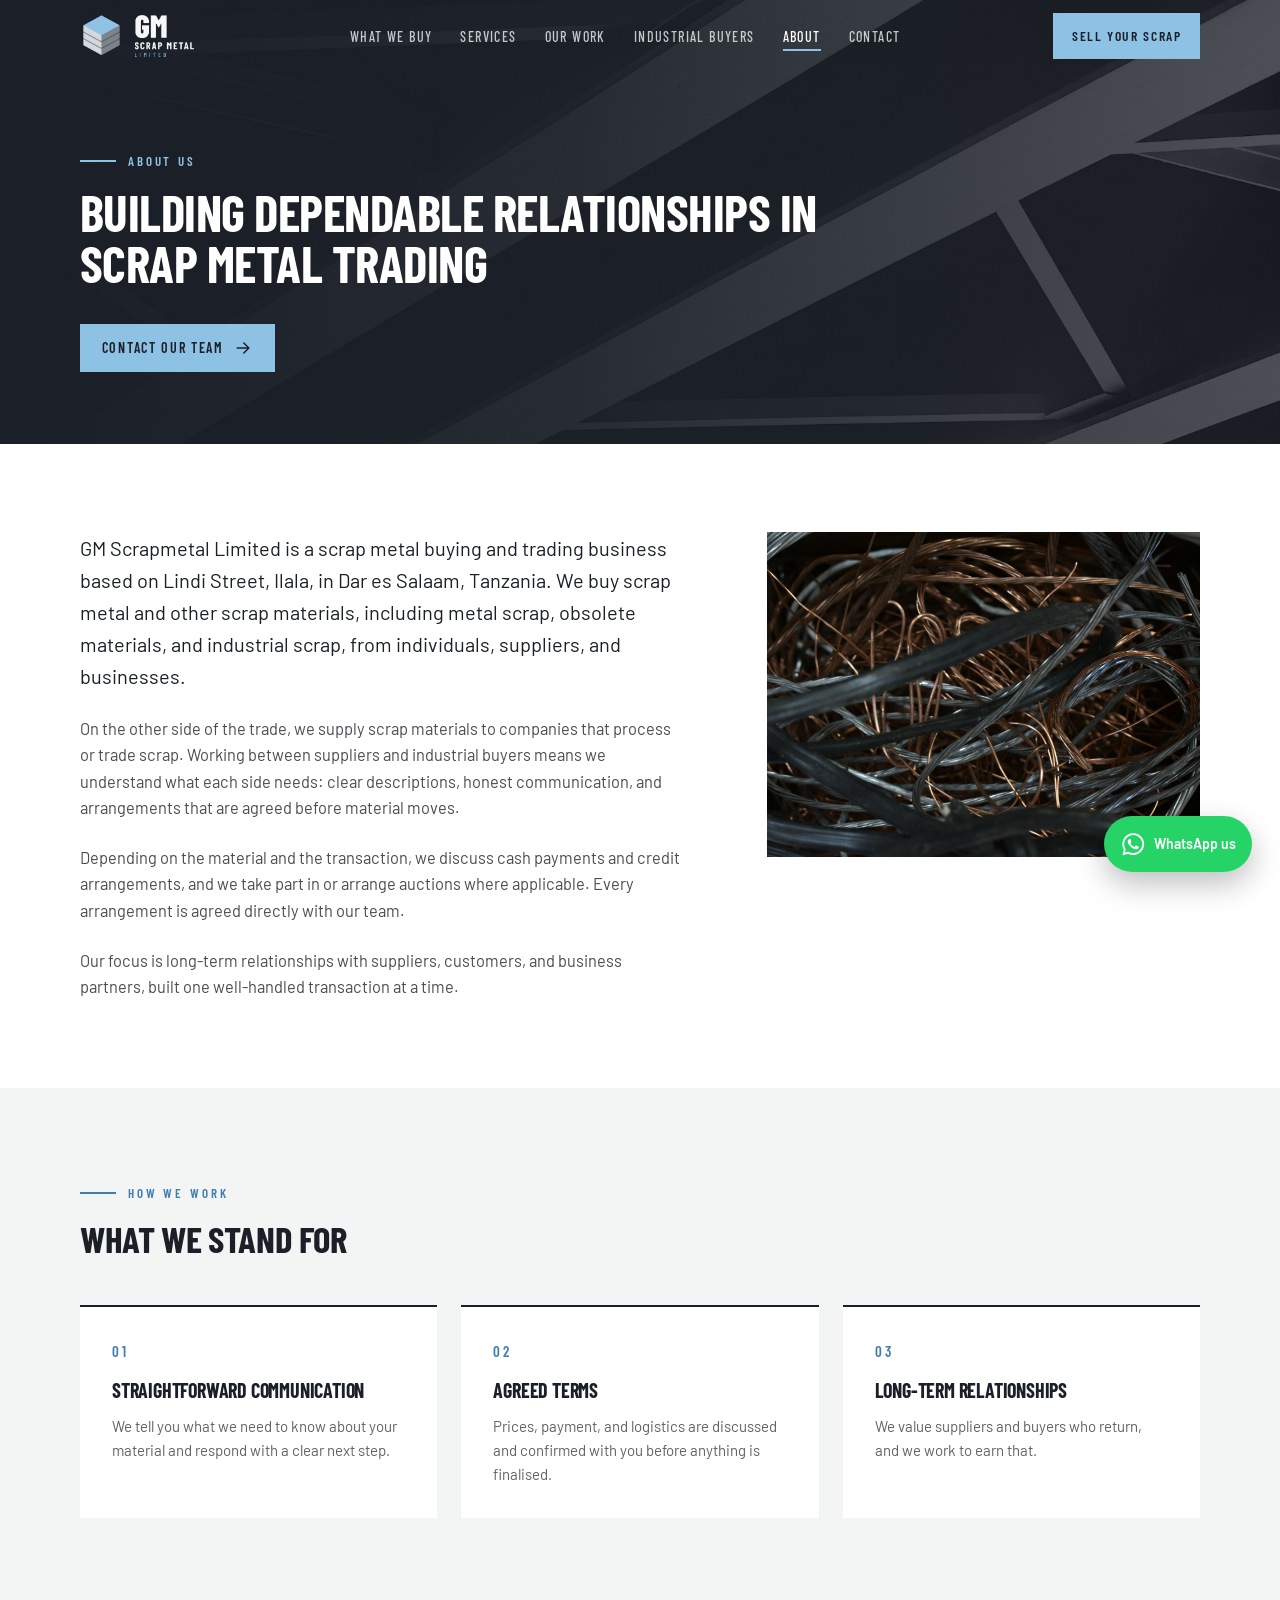
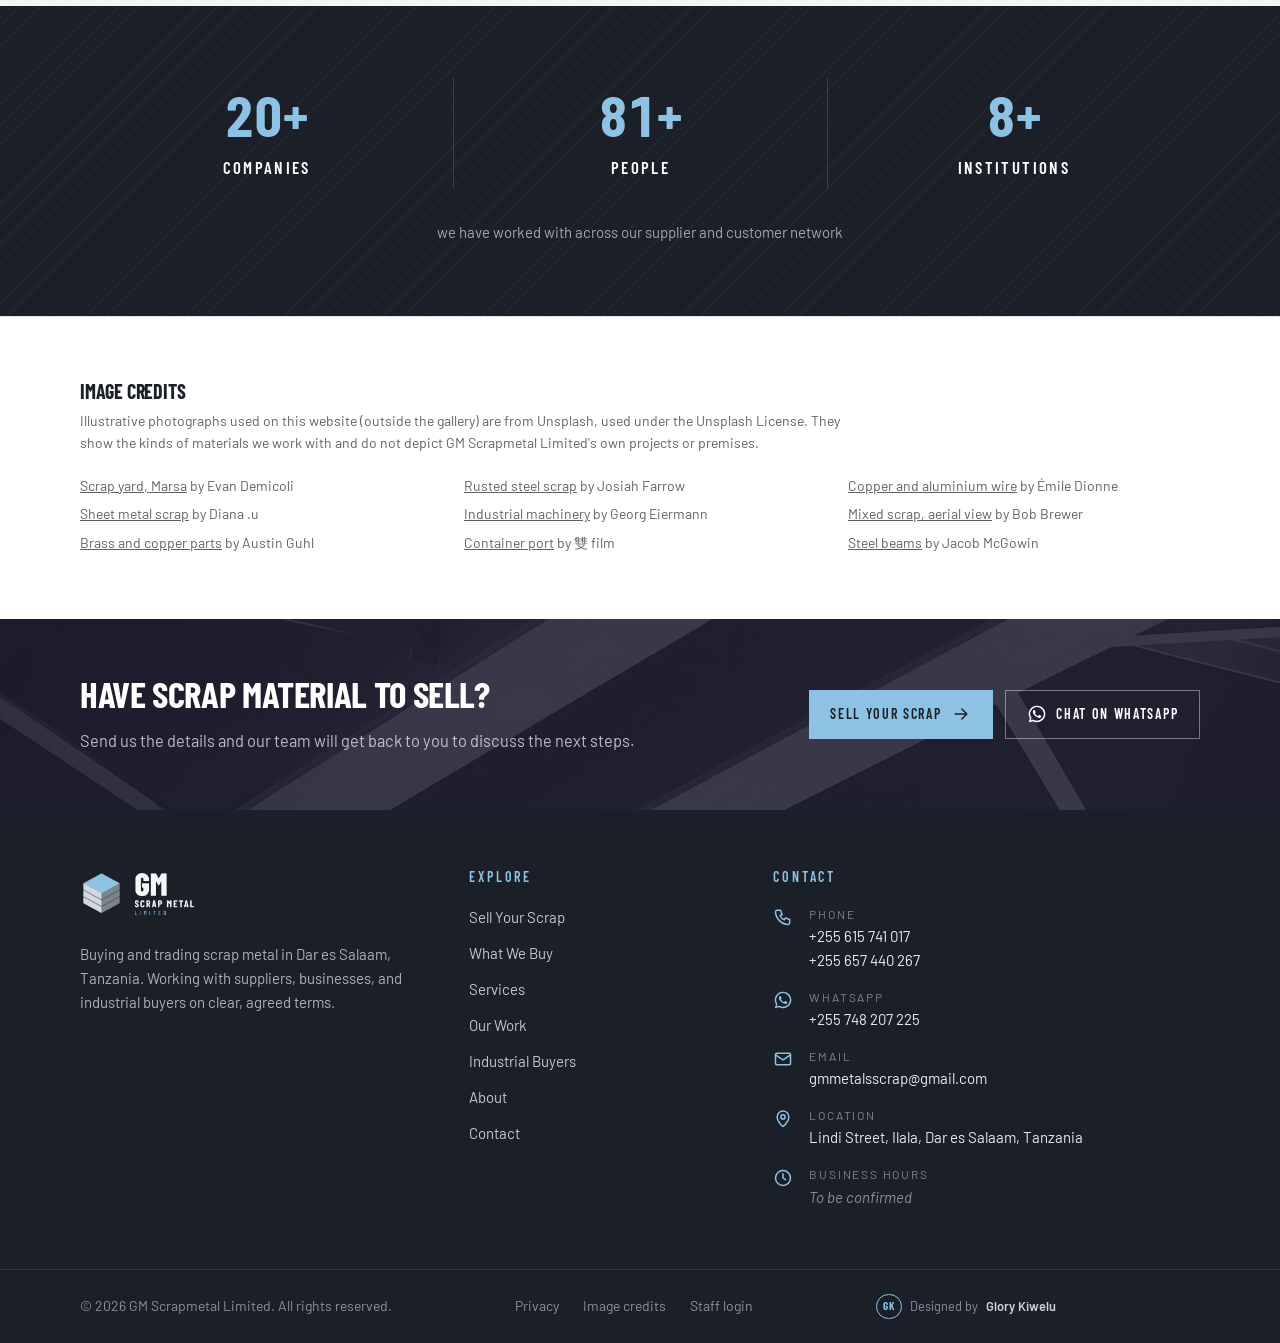
<file: about.html>
<!doctype html>
<html lang="en">
<head>
  <meta charset="utf-8">
  <meta name="viewport" content="width=device-width, initial-scale=1">
  <title>About Us | GM Scrapmetal Limited</title>
  <meta name="description" content="GM Scrapmetal Limited is a scrap metal buying and trading business in Dar es Salaam, Tanzania, working with suppliers, businesses, and industrial buyers.">
  <meta name="theme-color" content="#1B2028">
  <link rel="icon" href="images/favicon.svg" type="image/svg+xml">
  <link rel="preconnect" href="https://fonts.googleapis.com">
  <link rel="preconnect" href="https://fonts.gstatic.com" crossorigin>
  <link rel="stylesheet" href="https://fonts.googleapis.com/css2?family=Barlow:wght@400;500;600&family=Barlow+Condensed:wght@500;600;700&display=swap">
  <link rel="stylesheet" href="css/style.css">
</head>
<body>

  <!-- ================= HEADER ================= -->
  <header class="site-header">
    <a class="skip-link" href="#main">Skip to content</a>
    <div class="container header-inner">
      <a href="index.html" class="logo" aria-label="GM Scrapmetal Limited, home">
        <img src="images/logo.png" alt="GM Scrapmetal Limited" width="1533" height="628">
      </a>
      <nav class="main-nav" aria-label="Main">
        <ul>
          <li><a href="what-we-buy.html">What We Buy</a></li>
          <li><a href="services.html">Services</a></li>
          <li><a href="gallery.html">Our Work</a></li>
          <li><a href="industrial-buyers.html">Industrial Buyers</a></li>
          <li><a href="about.html">About</a></li>
          <li><a href="contact.html">Contact</a></li>
        </ul>
      </nav>
      <div class="header-actions">
        <a href="sell-your-scrap.html" class="btn btn-primary btn-sm header-cta">Sell Your Scrap</a>
        <button type="button" class="menu-toggle" aria-expanded="false" aria-controls="mobile-menu">
          <span class="sr-only">Open menu</span>
          <svg class="icon icon-open" viewBox="0 0 24 24" aria-hidden="true"><path d="M4 7h16M4 12h16M4 17h16"/></svg>
          <svg class="icon icon-close" viewBox="0 0 24 24" aria-hidden="true"><path d="M6 6l12 12M18 6 6 18"/></svg>
        </button>
      </div>
    </div>
    <div class="mobile-menu" id="mobile-menu" hidden>
      <nav aria-label="Mobile">
        <ul>
          <li><a href="what-we-buy.html">What We Buy</a></li>
          <li><a href="services.html">Services</a></li>
          <li><a href="gallery.html">Our Work</a></li>
          <li><a href="industrial-buyers.html">Industrial Buyers</a></li>
          <li><a href="about.html">About</a></li>
          <li><a href="contact.html">Contact</a></li>
        </ul>
        <a href="sell-your-scrap.html" class="btn btn-primary btn-block">Sell Your Scrap</a>
      </nav>
    </div>
  </header>

  <main id="main">

    <section class="page-hero">
      <img class="page-hero-bg" src="images/stock/steel-beams.jpg" alt="">
      <div class="container">
        <p class="eyebrow">About us</p>
        <h1>Building dependable relationships in scrap metal trading</h1>
        <div class="btn-row">
          <a href="contact.html" class="btn btn-primary">Contact Our Team <svg class="icon arrow" viewBox="0 0 24 24" aria-hidden="true"><path d="M5 12h14M13 6l6 6-6 6"/></svg></a>
        </div>
      </div>
    </section>

    <section class="section">
      <div class="container two-col">
        <div class="lead" style="margin-top: 0; max-width: none; color: rgba(27,32,40,.8)">
          <p class="reveal" style="font-size: 1.25rem; color: var(--charcoal)">GM Scrapmetal Limited is a scrap metal buying and trading business based on Lindi Street, Ilala, in Dar es Salaam, Tanzania. We buy scrap metal and other scrap materials, including metal scrap, obsolete materials, and industrial scrap, from individuals, suppliers, and businesses.</p>
          <p class="reveal" style="margin-top: 1.5rem">On the other side of the trade, we supply scrap materials to companies that process or trade scrap. Working between suppliers and industrial buyers means we understand what each side needs: clear descriptions, honest communication, and arrangements that are agreed before material moves.</p>
          <p class="reveal" style="margin-top: 1.5rem">Depending on the material and the transaction, we discuss cash payments and credit arrangements, and we take part in or arrange auctions where applicable. Every arrangement is agreed directly with our team.</p>
          <p class="reveal" style="margin-top: 1.5rem">Our focus is long-term relationships with suppliers, customers, and business partners, built one well-handled transaction at a time.</p>
          <!-- Add the founding year, registration number or leadership names here once confirmed. -->
        </div>
        <div class="reveal">
          <img src="images/stock/non-ferrous-wire.jpg" alt="Copper and aluminium wire scrap" loading="lazy" style="width: 100%; aspect-ratio: 4/3; object-fit: cover">
        </div>
      </div>
    </section>

    <section class="section section-grey">
      <div class="container">
        <div class="reveal">
          <p class="eyebrow">How we work</p>
          <h2>What we stand for</h2>
        </div>
        <div class="grid grid-3" style="margin-top: 3rem">
          <div class="value-card reveal"><span class="num">01</span><h3>Straightforward communication</h3><p>We tell you what we need to know about your material and respond with a clear next step.</p></div>
          <div class="value-card reveal"><span class="num">02</span><h3>Agreed terms</h3><p>Prices, payment, and logistics are discussed and confirmed with you before anything is finalised.</p></div>
          <div class="value-card reveal"><span class="num">03</span><h3>Long-term relationships</h3><p>We value suppliers and buyers who return, and we work to earn that.</p></div>
        </div>
      </div>
    </section>

    <!-- Numbers count up from 0 when scrolled into view -->
    <section class="stats-section" aria-label="Who we work with">
      <div class="container">
        <ul class="stats">
          <li class="stat">
            <span class="stat-number"><span data-count="25">25</span>+</span>
            <span class="stat-label">Companies</span>
          </li>
          <li class="stat">
            <span class="stat-number"><span data-count="100">100</span>+</span>
            <span class="stat-label">People</span>
          </li>
          <li class="stat">
            <span class="stat-number"><span data-count="10">10</span>+</span>
            <span class="stat-label">Institutions</span>
          </li>
        </ul>
        <p class="stats-caption">we have worked with across our supplier and customer network</p>
      </div>
    </section>

    <!--
      PARTNER ORGANISATIONS
      Names such as Azam Mbagala, Azania Investments or Dar es Salaam Port must
      only be added here after the relationship is confirmed and written
      permission to display them has been given.
    -->

    <section class="credits" id="image-credits">
      <div class="container">
        <h2>Image credits</h2>
        <p>Illustrative photographs used on this website (outside the gallery) are from Unsplash, used under the Unsplash License. They show the kinds of materials we work with and do not depict GM Scrapmetal Limited's own projects or premises.</p>
        <ul>
          <li><a href="https://unsplash.com/photos/HGCqL-tRcac" target="_blank" rel="noopener">Scrap yard, Marsa</a> by Evan Demicoli</li>
          <li><a href="https://unsplash.com/photos/JcIhFttQJHw" target="_blank" rel="noopener">Rusted steel scrap</a> by Josiah Farrow</li>
          <li><a href="https://unsplash.com/photos/eolqn65X-DE" target="_blank" rel="noopener">Copper and aluminium wire</a> by Émile Dionne</li>
          <li><a href="https://unsplash.com/photos/EoVGWVReSlU" target="_blank" rel="noopener">Sheet metal scrap</a> by Diana .u</li>
          <li><a href="https://unsplash.com/photos/JLmjk8W2qJI" target="_blank" rel="noopener">Industrial machinery</a> by Georg Eiermann</li>
          <li><a href="https://unsplash.com/photos/Xo0GJNqE6JI" target="_blank" rel="noopener">Mixed scrap, aerial view</a> by Bob Brewer</li>
          <li><a href="https://unsplash.com/photos/YurpIzzP068" target="_blank" rel="noopener">Brass and copper parts</a> by Austin Guhl</li>
          <li><a href="https://unsplash.com/photos/1gveplodu04" target="_blank" rel="noopener">Container port</a> by 雙 film</li>
          <li><a href="https://unsplash.com/photos/QFRBF6XGvDE" target="_blank" rel="noopener">Steel beams</a> by Jacob McGowin</li>
        </ul>
      </div>
    </section>

    <section class="cta-band">
      <img src="images/stock/steel-beams.jpg" alt="" loading="lazy">
      <div class="container">
        <div class="reveal">
          <h2>Have scrap material to sell?</h2>
          <p>Send us the details and our team will get back to you to discuss the next steps.</p>
        </div>
        <div class="btn-row reveal">
          <a href="sell-your-scrap.html" class="btn btn-primary">Sell Your Scrap <svg class="icon arrow" viewBox="0 0 24 24" aria-hidden="true"><path d="M5 12h14M13 6l6 6-6 6"/></svg></a>
          <a class="btn btn-outline-light" data-whatsapp="supplier"><svg class="icon icon-fill" viewBox="0 0 24 24" aria-hidden="true"><path d="M12.04 2a9.9 9.9 0 0 0-8.5 15l-1.4 5 5.2-1.4A9.9 9.9 0 1 0 12.04 2Zm0 18.1a8.2 8.2 0 0 1-4.2-1.15l-.3-.18-3.1.82.83-3-.2-.31a8.2 8.2 0 1 1 6.97 3.82Zm4.5-6.14c-.25-.12-1.47-.72-1.7-.8-.23-.09-.4-.13-.56.12-.17.25-.64.8-.79.97-.14.17-.29.19-.54.06a6.7 6.7 0 0 1-1.97-1.22 7.4 7.4 0 0 1-1.37-1.7c-.14-.25 0-.38.11-.5.11-.11.25-.29.37-.43.13-.15.17-.25.25-.42.08-.17.04-.31-.02-.44-.06-.12-.56-1.35-.77-1.85-.2-.48-.4-.42-.56-.43h-.48a.92.92 0 0 0-.66.31 2.8 2.8 0 0 0-.87 2.07 4.85 4.85 0 0 0 1.02 2.57 11.1 11.1 0 0 0 4.25 3.76c.6.26 1.06.41 1.42.52.6.19 1.14.16 1.57.1.48-.07 1.47-.6 1.68-1.18.2-.58.2-1.08.14-1.18-.06-.1-.23-.17-.48-.29Z"/></svg> Chat on WhatsApp</a>
        </div>
      </div>
    </section>

  </main>

  <!-- ================= FOOTER ================= -->
  <footer class="site-footer hatch">
    <div class="container footer-grid">
      <div>
        <a href="index.html" class="footer-logo"><img src="images/logo.png" alt="GM Scrapmetal Limited" width="1533" height="628" loading="lazy"></a>
        <p class="footer-about">Buying and trading scrap metal in Dar es Salaam, Tanzania. Working with suppliers, businesses, and industrial buyers on clear, agreed terms.</p>
      </div>
      <nav aria-label="Footer">
        <h2 class="footer-title">Explore</h2>
        <ul class="footer-links">
          <li><a href="sell-your-scrap.html">Sell Your Scrap</a></li>
          <li><a href="what-we-buy.html">What We Buy</a></li>
          <li><a href="services.html">Services</a></li>
          <li><a href="gallery.html">Our Work</a></li>
          <li><a href="industrial-buyers.html">Industrial Buyers</a></li>
          <li><a href="about.html">About</a></li>
          <li><a href="contact.html">Contact</a></li>
        </ul>
      </nav>
      <div>
        <h2 class="footer-title">Contact</h2>
        <ul class="footer-contact">
          <li><svg class="icon" viewBox="0 0 24 24" aria-hidden="true"><path d="M5 4h4l2 5-2.5 1.5a11 11 0 0 0 5 5L15 13l5 2v4a2 2 0 0 1-2 2A16 16 0 0 1 3 6a2 2 0 0 1 2-2"/></svg>
            <div><small>Phone</small><span data-field="phones"></span></div></li>
          <li><svg class="icon icon-fill" viewBox="0 0 24 24" aria-hidden="true"><path d="M12.04 2a9.9 9.9 0 0 0-8.5 15l-1.4 5 5.2-1.4A9.9 9.9 0 1 0 12.04 2Zm0 18.1a8.2 8.2 0 0 1-4.2-1.15l-.3-.18-3.1.82.83-3-.2-.31a8.2 8.2 0 1 1 6.97 3.82Zm4.5-6.14c-.25-.12-1.47-.72-1.7-.8-.23-.09-.4-.13-.56.12-.17.25-.64.8-.79.97-.14.17-.29.19-.54.06a6.7 6.7 0 0 1-1.97-1.22 7.4 7.4 0 0 1-1.37-1.7c-.14-.25 0-.38.11-.5.11-.11.25-.29.37-.43.13-.15.17-.25.25-.42.08-.17.04-.31-.02-.44-.06-.12-.56-1.35-.77-1.85-.2-.48-.4-.42-.56-.43h-.48a.92.92 0 0 0-.66.31 2.8 2.8 0 0 0-.87 2.07 4.85 4.85 0 0 0 1.02 2.57 11.1 11.1 0 0 0 4.25 3.76c.6.26 1.06.41 1.42.52.6.19 1.14.16 1.57.1.48-.07 1.47-.6 1.68-1.18.2-.58.2-1.08.14-1.18-.06-.1-.23-.17-.48-.29Z"/></svg>
            <div><small>WhatsApp</small><a data-field="whatsapp"></a></div></li>
          <li><svg class="icon" viewBox="0 0 24 24" aria-hidden="true"><rect x="3" y="5" width="18" height="14" rx="1.5"/><path d="m3 7 9 6 9-6"/></svg>
            <div><small>Email</small><a data-field="email"></a></div></li>
          <li><svg class="icon" viewBox="0 0 24 24" aria-hidden="true"><path d="M12 21s-7-6.1-7-11.5a7 7 0 0 1 14 0C19 14.9 12 21 12 21Z"/><circle cx="12" cy="9.5" r="2.5"/></svg>
            <div><small>Location</small><span data-field="address"></span></div></li>
          <li><svg class="icon" viewBox="0 0 24 24" aria-hidden="true"><circle cx="12" cy="12" r="9"/><path d="M12 7v5l3 2"/></svg>
            <div><small>Business hours</small><span data-field="businessHours"></span></div></li>
        </ul>
      </div>
    </div>
    <div class="footer-bottom">
      <div class="container">
        <p>© <span data-year></span> GM Scrapmetal Limited. All rights reserved.</p>
        <nav aria-label="Legal"><a href="privacy.html">Privacy</a><a href="about.html#image-credits">Image credits</a><a href="admin.html" rel="nofollow">Staff login</a></nav>
        <p class="designer-credit"><span class="designer-mark" aria-hidden="true">GK</span>Designed by <strong>Glory Kiwelu</strong></p>
      </div>
    </div>
  </footer>

  <!-- Floating WhatsApp button (on every page) -->
  <a class="whatsapp-float" data-whatsapp="general">
    <svg class="icon icon-fill" viewBox="0 0 24 24" aria-hidden="true"><path d="M12.04 2a9.9 9.9 0 0 0-8.5 15l-1.4 5 5.2-1.4A9.9 9.9 0 1 0 12.04 2Zm0 18.1a8.2 8.2 0 0 1-4.2-1.15l-.3-.18-3.1.82.83-3-.2-.31a8.2 8.2 0 1 1 6.97 3.82Zm4.5-6.14c-.25-.12-1.47-.72-1.7-.8-.23-.09-.4-.13-.56.12-.17.25-.64.8-.79.97-.14.17-.29.19-.54.06a6.7 6.7 0 0 1-1.97-1.22 7.4 7.4 0 0 1-1.37-1.7c-.14-.25 0-.38.11-.5.11-.11.25-.29.37-.43.13-.15.17-.25.25-.42.08-.17.04-.31-.02-.44-.06-.12-.56-1.35-.77-1.85-.2-.48-.4-.42-.56-.43h-.48a.92.92 0 0 0-.66.31 2.8 2.8 0 0 0-.87 2.07 4.85 4.85 0 0 0 1.02 2.57 11.1 11.1 0 0 0 4.25 3.76c.6.26 1.06.41 1.42.52.6.19 1.14.16 1.57.1.48-.07 1.47-.6 1.68-1.18.2-.58.2-1.08.14-1.18-.06-.1-.23-.17-.48-.29Z"/></svg>
    <span class="label">WhatsApp us</span>
    <span class="sr-only">Chat with us on WhatsApp (opens in a new tab)</span>
  </a>

  <script src="js/config.js"></script>
  <script src="js/main.js"></script>
</body>
</html>
</file>
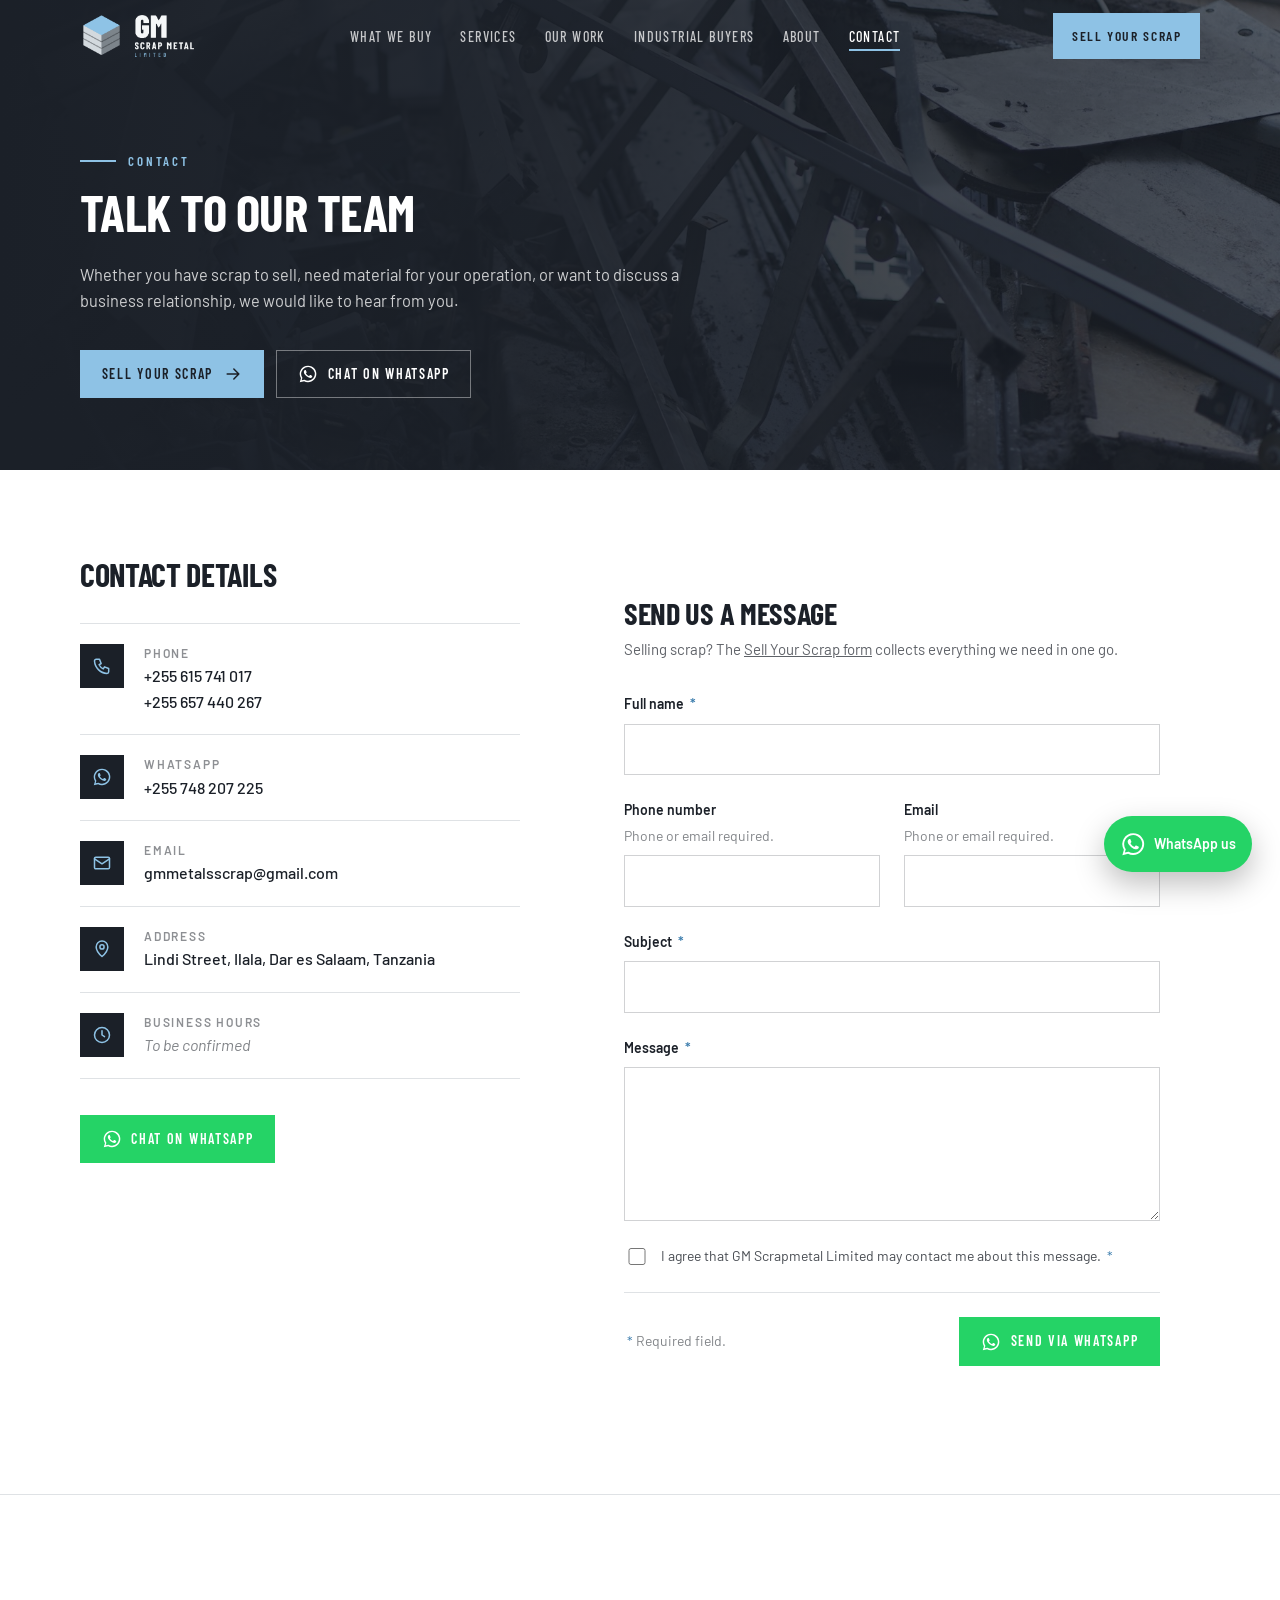
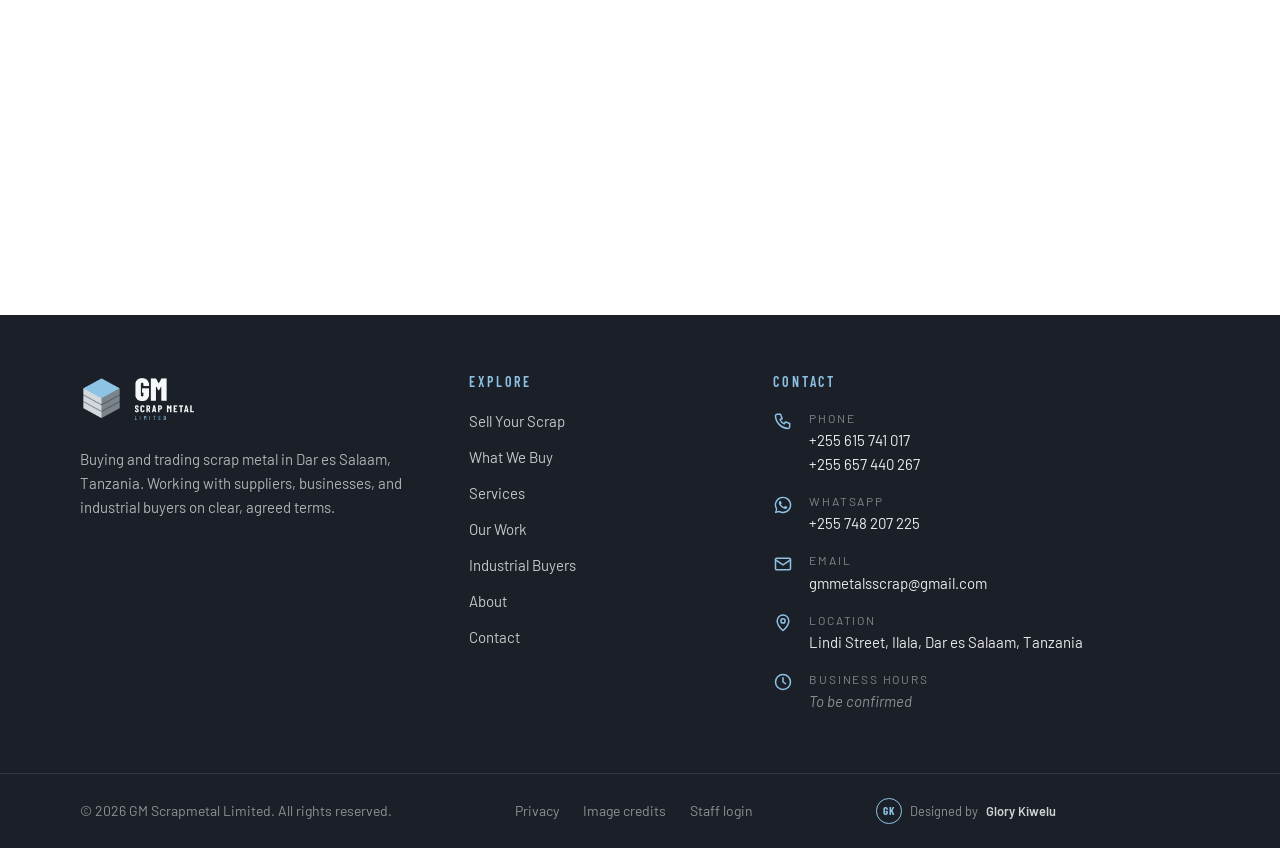
<file: contact.html>
<!doctype html>
<html lang="en">
<head>
  <meta charset="utf-8">
  <meta name="viewport" content="width=device-width, initial-scale=1">
  <title>Contact | GM Scrapmetal Limited</title>
  <meta name="description" content="Contact GM Scrapmetal Limited, Lindi Street, Ilala, Dar es Salaam, about selling scrap metal, buying scrap materials, or business enquiries.">
  <meta name="theme-color" content="#1B2028">
  <link rel="icon" href="images/favicon.svg" type="image/svg+xml">
  <link rel="preconnect" href="https://fonts.googleapis.com">
  <link rel="preconnect" href="https://fonts.gstatic.com" crossorigin>
  <link rel="stylesheet" href="https://fonts.googleapis.com/css2?family=Barlow:wght@400;500;600&family=Barlow+Condensed:wght@500;600;700&display=swap">
  <link rel="stylesheet" href="css/style.css">
</head>
<body>

  <!-- ================= HEADER ================= -->
  <header class="site-header">
    <a class="skip-link" href="#main">Skip to content</a>
    <div class="container header-inner">
      <a href="index.html" class="logo" aria-label="GM Scrapmetal Limited, home">
        <img src="images/logo.png" alt="GM Scrapmetal Limited" width="1533" height="628">
      </a>
      <nav class="main-nav" aria-label="Main">
        <ul>
          <li><a href="what-we-buy.html">What We Buy</a></li>
          <li><a href="services.html">Services</a></li>
          <li><a href="gallery.html">Our Work</a></li>
          <li><a href="industrial-buyers.html">Industrial Buyers</a></li>
          <li><a href="about.html">About</a></li>
          <li><a href="contact.html">Contact</a></li>
        </ul>
      </nav>
      <div class="header-actions">
        <a href="sell-your-scrap.html" class="btn btn-primary btn-sm header-cta">Sell Your Scrap</a>
        <button type="button" class="menu-toggle" aria-expanded="false" aria-controls="mobile-menu">
          <span class="sr-only">Open menu</span>
          <svg class="icon icon-open" viewBox="0 0 24 24" aria-hidden="true"><path d="M4 7h16M4 12h16M4 17h16"/></svg>
          <svg class="icon icon-close" viewBox="0 0 24 24" aria-hidden="true"><path d="M6 6l12 12M18 6 6 18"/></svg>
        </button>
      </div>
    </div>
    <div class="mobile-menu" id="mobile-menu" hidden>
      <nav aria-label="Mobile">
        <ul>
          <li><a href="what-we-buy.html">What We Buy</a></li>
          <li><a href="services.html">Services</a></li>
          <li><a href="gallery.html">Our Work</a></li>
          <li><a href="industrial-buyers.html">Industrial Buyers</a></li>
          <li><a href="about.html">About</a></li>
          <li><a href="contact.html">Contact</a></li>
        </ul>
        <a href="sell-your-scrap.html" class="btn btn-primary btn-block">Sell Your Scrap</a>
      </nav>
    </div>
  </header>

  <main id="main">

    <section class="page-hero">
      <img class="page-hero-bg" src="images/stock/industrial-sheet-scrap.jpg" alt="">
      <div class="container">
        <p class="eyebrow">Contact</p>
        <h1>Talk to our team</h1>
        <p class="intro">Whether you have scrap to sell, need material for your operation, or want to discuss a business relationship, we would like to hear from you.</p>
        <div class="btn-row">
          <a href="sell-your-scrap.html" class="btn btn-primary">Sell Your Scrap <svg class="icon arrow" viewBox="0 0 24 24" aria-hidden="true"><path d="M5 12h14M13 6l6 6-6 6"/></svg></a>
          <a class="btn btn-outline-light" data-whatsapp="general"><svg class="icon icon-fill" viewBox="0 0 24 24" aria-hidden="true"><path d="M12.04 2a9.9 9.9 0 0 0-8.5 15l-1.4 5 5.2-1.4A9.9 9.9 0 1 0 12.04 2Zm0 18.1a8.2 8.2 0 0 1-4.2-1.15l-.3-.18-3.1.82.83-3-.2-.31a8.2 8.2 0 1 1 6.97 3.82Zm4.5-6.14c-.25-.12-1.47-.72-1.7-.8-.23-.09-.4-.13-.56.12-.17.25-.64.8-.79.97-.14.17-.29.19-.54.06a6.7 6.7 0 0 1-1.97-1.22 7.4 7.4 0 0 1-1.37-1.7c-.14-.25 0-.38.11-.5.11-.11.25-.29.37-.43.13-.15.17-.25.25-.42.08-.17.04-.31-.02-.44-.06-.12-.56-1.35-.77-1.85-.2-.48-.4-.42-.56-.43h-.48a.92.92 0 0 0-.66.31 2.8 2.8 0 0 0-.87 2.07 4.85 4.85 0 0 0 1.02 2.57 11.1 11.1 0 0 0 4.25 3.76c.6.26 1.06.41 1.42.52.6.19 1.14.16 1.57.1.48-.07 1.47-.6 1.68-1.18.2-.58.2-1.08.14-1.18-.06-.1-.23-.17-.48-.29Z"/></svg> Chat on WhatsApp</a>
        </div>
      </div>
    </section>

    <section class="section">
      <div class="container two-col reverse">

        <div>
          <h2 style="font-size: 2rem">Contact details</h2>
          <!-- The details are filled in from js/config.js -->
          <ul class="contact-list">
            <li>
              <span class="contact-icon"><svg class="icon" viewBox="0 0 24 24" aria-hidden="true"><path d="M5 4h4l2 5-2.5 1.5a11 11 0 0 0 5 5L15 13l5 2v4a2 2 0 0 1-2 2A16 16 0 0 1 3 6a2 2 0 0 1 2-2"/></svg></span>
              <div><span class="contact-label">Phone</span><span class="contact-value" data-field="phones"></span></div>
            </li>
            <li>
              <span class="contact-icon"><svg class="icon icon-fill" viewBox="0 0 24 24" aria-hidden="true"><path d="M12.04 2a9.9 9.9 0 0 0-8.5 15l-1.4 5 5.2-1.4A9.9 9.9 0 1 0 12.04 2Zm0 18.1a8.2 8.2 0 0 1-4.2-1.15l-.3-.18-3.1.82.83-3-.2-.31a8.2 8.2 0 1 1 6.97 3.82Zm4.5-6.14c-.25-.12-1.47-.72-1.7-.8-.23-.09-.4-.13-.56.12-.17.25-.64.8-.79.97-.14.17-.29.19-.54.06a6.7 6.7 0 0 1-1.97-1.22 7.4 7.4 0 0 1-1.37-1.7c-.14-.25 0-.38.11-.5.11-.11.25-.29.37-.43.13-.15.17-.25.25-.42.08-.17.04-.31-.02-.44-.06-.12-.56-1.35-.77-1.85-.2-.48-.4-.42-.56-.43h-.48a.92.92 0 0 0-.66.31 2.8 2.8 0 0 0-.87 2.07 4.85 4.85 0 0 0 1.02 2.57 11.1 11.1 0 0 0 4.25 3.76c.6.26 1.06.41 1.42.52.6.19 1.14.16 1.57.1.48-.07 1.47-.6 1.68-1.18.2-.58.2-1.08.14-1.18-.06-.1-.23-.17-.48-.29Z"/></svg></span>
              <div><span class="contact-label">WhatsApp</span><a class="contact-value" data-field="whatsapp"></a></div>
            </li>
            <li>
              <span class="contact-icon"><svg class="icon" viewBox="0 0 24 24" aria-hidden="true"><rect x="3" y="5" width="18" height="14" rx="1.5"/><path d="m3 7 9 6 9-6"/></svg></span>
              <div><span class="contact-label">Email</span><a class="contact-value" data-field="email"></a></div>
            </li>
            <li>
              <span class="contact-icon"><svg class="icon" viewBox="0 0 24 24" aria-hidden="true"><path d="M12 21s-7-6.1-7-11.5a7 7 0 0 1 14 0C19 14.9 12 21 12 21Z"/><circle cx="12" cy="9.5" r="2.5"/></svg></span>
              <div><span class="contact-label">Address</span><span class="contact-value" data-field="address"></span></div>
            </li>
            <li>
              <span class="contact-icon"><svg class="icon" viewBox="0 0 24 24" aria-hidden="true"><circle cx="12" cy="12" r="9"/><path d="M12 7v5l3 2"/></svg></span>
              <div><span class="contact-label">Business hours</span><span class="contact-value" data-field="businessHours"></span></div>
            </li>
          </ul>
          <div class="btn-row">
            <a class="btn btn-whatsapp" data-whatsapp="general"><svg class="icon icon-fill" viewBox="0 0 24 24" aria-hidden="true"><path d="M12.04 2a9.9 9.9 0 0 0-8.5 15l-1.4 5 5.2-1.4A9.9 9.9 0 1 0 12.04 2Zm0 18.1a8.2 8.2 0 0 1-4.2-1.15l-.3-.18-3.1.82.83-3-.2-.31a8.2 8.2 0 1 1 6.97 3.82Zm4.5-6.14c-.25-.12-1.47-.72-1.7-.8-.23-.09-.4-.13-.56.12-.17.25-.64.8-.79.97-.14.17-.29.19-.54.06a6.7 6.7 0 0 1-1.97-1.22 7.4 7.4 0 0 1-1.37-1.7c-.14-.25 0-.38.11-.5.11-.11.25-.29.37-.43.13-.15.17-.25.25-.42.08-.17.04-.31-.02-.44-.06-.12-.56-1.35-.77-1.85-.2-.48-.4-.42-.56-.43h-.48a.92.92 0 0 0-.66.31 2.8 2.8 0 0 0-.87 2.07 4.85 4.85 0 0 0 1.02 2.57 11.1 11.1 0 0 0 4.25 3.76c.6.26 1.06.41 1.42.52.6.19 1.14.16 1.57.1.48-.07 1.47-.6 1.68-1.18.2-.58.2-1.08.14-1.18-.06-.1-.23-.17-.48-.29Z"/></svg> Chat on WhatsApp</a>
          </div>
        </div>

        <div class="form-card section-grey" style="border: 0">
          <h2>Send us a message</h2>
          <p>Selling scrap? The <a href="sell-your-scrap.html">Sell Your Scrap form</a> collects everything we need in one go.</p>

          <form class="enquiry-form" data-enquiry data-type="contact" data-phone-or-email data-title="GENERAL ENQUIRY" novalidate>
            <div class="hp-field" aria-hidden="true">
              <label for="website">Website</label>
              <input class="hp-input" id="website" name="website" type="text" tabindex="-1" autocomplete="off">
            </div>

            <div class="field">
              <label for="fullName">Full name <span class="req" aria-hidden="true">*</span></label>
              <input id="fullName" type="text" autocomplete="name" required maxlength="120" data-label="Full name">
            </div>
            <div class="field-row">
              <div class="field">
                <label for="phone">Phone number</label>
                <p class="hint">Phone or email required.</p>
                <input id="phone" type="tel" inputmode="tel" autocomplete="tel" data-validate="phone" data-label="Phone">
              </div>
              <div class="field">
                <label for="email">Email</label>
                <p class="hint">Phone or email required.</p>
                <input id="email" type="email" inputmode="email" autocomplete="email" maxlength="160" data-label="Email">
              </div>
            </div>
            <div class="field" style="margin-top: 1.5rem">
              <label for="subject">Subject <span class="req" aria-hidden="true">*</span></label>
              <input id="subject" type="text" required maxlength="160" data-label="Subject">
            </div>
            <div class="field">
              <label for="message">Message <span class="req" aria-hidden="true">*</span></label>
              <textarea id="message" rows="5" required maxlength="3000" data-label="Message"></textarea>
            </div>
            <div class="field consent">
              <label><input id="consent" type="checkbox" required>
                <span>I agree that GM Scrapmetal Limited may contact me about this message. <span class="req" aria-hidden="true">*</span></span></label>
            </div>

            <p class="form-summary-error" role="alert" hidden>Please correct the highlighted fields.</p>

            <div class="form-footer">
              <p><span class="req">*</span> Required field.</p>
              <button type="submit" class="btn btn-whatsapp"><svg class="icon icon-fill" viewBox="0 0 24 24" aria-hidden="true"><path d="M12.04 2a9.9 9.9 0 0 0-8.5 15l-1.4 5 5.2-1.4A9.9 9.9 0 1 0 12.04 2Zm0 18.1a8.2 8.2 0 0 1-4.2-1.15l-.3-.18-3.1.82.83-3-.2-.31a8.2 8.2 0 1 1 6.97 3.82Zm4.5-6.14c-.25-.12-1.47-.72-1.7-.8-.23-.09-.4-.13-.56.12-.17.25-.64.8-.79.97-.14.17-.29.19-.54.06a6.7 6.7 0 0 1-1.97-1.22 7.4 7.4 0 0 1-1.37-1.7c-.14-.25 0-.38.11-.5.11-.11.25-.29.37-.43.13-.15.17-.25.25-.42.08-.17.04-.31-.02-.44-.06-.12-.56-1.35-.77-1.85-.2-.48-.4-.42-.56-.43h-.48a.92.92 0 0 0-.66.31 2.8 2.8 0 0 0-.87 2.07 4.85 4.85 0 0 0 1.02 2.57 11.1 11.1 0 0 0 4.25 3.76c.6.26 1.06.41 1.42.52.6.19 1.14.16 1.57.1.48-.07 1.47-.6 1.68-1.18.2-.58.2-1.08.14-1.18-.06-.1-.23-.17-.48-.29Z"/></svg> Send via WhatsApp</button>
            </div>
          </form>

          <!-- Shown after the form opens WhatsApp (hidden until then) -->
          <div class="form-done" tabindex="-1" role="status" hidden>
            <span class="done-icon"><svg class="icon icon-fill" viewBox="0 0 24 24" aria-hidden="true"><path d="M12.04 2a9.9 9.9 0 0 0-8.5 15l-1.4 5 5.2-1.4A9.9 9.9 0 1 0 12.04 2Zm0 18.1a8.2 8.2 0 0 1-4.2-1.15l-.3-.18-3.1.82.83-3-.2-.31a8.2 8.2 0 1 1 6.97 3.82Zm4.5-6.14c-.25-.12-1.47-.72-1.7-.8-.23-.09-.4-.13-.56.12-.17.25-.64.8-.79.97-.14.17-.29.19-.54.06a6.7 6.7 0 0 1-1.97-1.22 7.4 7.4 0 0 1-1.37-1.7c-.14-.25 0-.38.11-.5.11-.11.25-.29.37-.43.13-.15.17-.25.25-.42.08-.17.04-.31-.02-.44-.06-.12-.56-1.35-.77-1.85-.2-.48-.4-.42-.56-.43h-.48a.92.92 0 0 0-.66.31 2.8 2.8 0 0 0-.87 2.07 4.85 4.85 0 0 0 1.02 2.57 11.1 11.1 0 0 0 4.25 3.76c.6.26 1.06.41 1.42.52.6.19 1.14.16 1.57.1.48-.07 1.47-.6 1.68-1.18.2-.58.2-1.08.14-1.18-.06-.1-.23-.17-.48-.29Z"/></svg></span>
            <h3>Finish in WhatsApp</h3>
            <p>WhatsApp has opened with your enquiry filled in. <strong>Press Send in WhatsApp</strong> to deliver it to our team. You can also attach photos in the chat.</p>
            <p class="small" data-email-status hidden></p>
            <p class="small">Any price or payment arrangement is only agreed after our team has reviewed your enquiry with you.</p>
            <div class="btn-row">
              <a class="btn btn-whatsapp" data-reopen target="_blank" rel="noopener"><svg class="icon icon-fill" viewBox="0 0 24 24" aria-hidden="true"><path d="M12.04 2a9.9 9.9 0 0 0-8.5 15l-1.4 5 5.2-1.4A9.9 9.9 0 1 0 12.04 2Zm0 18.1a8.2 8.2 0 0 1-4.2-1.15l-.3-.18-3.1.82.83-3-.2-.31a8.2 8.2 0 1 1 6.97 3.82Zm4.5-6.14c-.25-.12-1.47-.72-1.7-.8-.23-.09-.4-.13-.56.12-.17.25-.64.8-.79.97-.14.17-.29.19-.54.06a6.7 6.7 0 0 1-1.97-1.22 7.4 7.4 0 0 1-1.37-1.7c-.14-.25 0-.38.11-.5.11-.11.25-.29.37-.43.13-.15.17-.25.25-.42.08-.17.04-.31-.02-.44-.06-.12-.56-1.35-.77-1.85-.2-.48-.4-.42-.56-.43h-.48a.92.92 0 0 0-.66.31 2.8 2.8 0 0 0-.87 2.07 4.85 4.85 0 0 0 1.02 2.57 11.1 11.1 0 0 0 4.25 3.76c.6.26 1.06.41 1.42.52.6.19 1.14.16 1.57.1.48-.07 1.47-.6 1.68-1.18.2-.58.2-1.08.14-1.18-.06-.1-.23-.17-.48-.29Z"/></svg> WhatsApp didn't open? Open it again</a>
              <button type="button" class="btn btn-outline" data-edit>Edit details</button>
              <button type="button" class="btn btn-outline" data-new>New enquiry</button>
            </div>
          </div>
        </div>

      </div>
    </section>

    <!-- Google Map: the address is set in js/config.js (mapEmbedUrl) -->
    <section id="map" aria-label="Map" style="border-top: 1px solid var(--line)">
      <iframe class="map-frame" title="Map showing GM Scrapmetal Limited, Lindi Street, Ilala, Dar es Salaam" loading="lazy" referrerpolicy="no-referrer-when-downgrade"></iframe>
    </section>

  </main>

  <!-- ================= FOOTER ================= -->
  <footer class="site-footer hatch">
    <div class="container footer-grid">
      <div>
        <a href="index.html" class="footer-logo"><img src="images/logo.png" alt="GM Scrapmetal Limited" width="1533" height="628" loading="lazy"></a>
        <p class="footer-about">Buying and trading scrap metal in Dar es Salaam, Tanzania. Working with suppliers, businesses, and industrial buyers on clear, agreed terms.</p>
      </div>
      <nav aria-label="Footer">
        <h2 class="footer-title">Explore</h2>
        <ul class="footer-links">
          <li><a href="sell-your-scrap.html">Sell Your Scrap</a></li>
          <li><a href="what-we-buy.html">What We Buy</a></li>
          <li><a href="services.html">Services</a></li>
          <li><a href="gallery.html">Our Work</a></li>
          <li><a href="industrial-buyers.html">Industrial Buyers</a></li>
          <li><a href="about.html">About</a></li>
          <li><a href="contact.html">Contact</a></li>
        </ul>
      </nav>
      <div>
        <h2 class="footer-title">Contact</h2>
        <ul class="footer-contact">
          <li><svg class="icon" viewBox="0 0 24 24" aria-hidden="true"><path d="M5 4h4l2 5-2.5 1.5a11 11 0 0 0 5 5L15 13l5 2v4a2 2 0 0 1-2 2A16 16 0 0 1 3 6a2 2 0 0 1 2-2"/></svg>
            <div><small>Phone</small><span data-field="phones"></span></div></li>
          <li><svg class="icon icon-fill" viewBox="0 0 24 24" aria-hidden="true"><path d="M12.04 2a9.9 9.9 0 0 0-8.5 15l-1.4 5 5.2-1.4A9.9 9.9 0 1 0 12.04 2Zm0 18.1a8.2 8.2 0 0 1-4.2-1.15l-.3-.18-3.1.82.83-3-.2-.31a8.2 8.2 0 1 1 6.97 3.82Zm4.5-6.14c-.25-.12-1.47-.72-1.7-.8-.23-.09-.4-.13-.56.12-.17.25-.64.8-.79.97-.14.17-.29.19-.54.06a6.7 6.7 0 0 1-1.97-1.22 7.4 7.4 0 0 1-1.37-1.7c-.14-.25 0-.38.11-.5.11-.11.25-.29.37-.43.13-.15.17-.25.25-.42.08-.17.04-.31-.02-.44-.06-.12-.56-1.35-.77-1.85-.2-.48-.4-.42-.56-.43h-.48a.92.92 0 0 0-.66.31 2.8 2.8 0 0 0-.87 2.07 4.85 4.85 0 0 0 1.02 2.57 11.1 11.1 0 0 0 4.25 3.76c.6.26 1.06.41 1.42.52.6.19 1.14.16 1.57.1.48-.07 1.47-.6 1.68-1.18.2-.58.2-1.08.14-1.18-.06-.1-.23-.17-.48-.29Z"/></svg>
            <div><small>WhatsApp</small><a data-field="whatsapp"></a></div></li>
          <li><svg class="icon" viewBox="0 0 24 24" aria-hidden="true"><rect x="3" y="5" width="18" height="14" rx="1.5"/><path d="m3 7 9 6 9-6"/></svg>
            <div><small>Email</small><a data-field="email"></a></div></li>
          <li><svg class="icon" viewBox="0 0 24 24" aria-hidden="true"><path d="M12 21s-7-6.1-7-11.5a7 7 0 0 1 14 0C19 14.9 12 21 12 21Z"/><circle cx="12" cy="9.5" r="2.5"/></svg>
            <div><small>Location</small><span data-field="address"></span></div></li>
          <li><svg class="icon" viewBox="0 0 24 24" aria-hidden="true"><circle cx="12" cy="12" r="9"/><path d="M12 7v5l3 2"/></svg>
            <div><small>Business hours</small><span data-field="businessHours"></span></div></li>
        </ul>
      </div>
    </div>
    <div class="footer-bottom">
      <div class="container">
        <p>© <span data-year></span> GM Scrapmetal Limited. All rights reserved.</p>
        <nav aria-label="Legal"><a href="privacy.html">Privacy</a><a href="about.html#image-credits">Image credits</a><a href="admin.html" rel="nofollow">Staff login</a></nav>
        <p class="designer-credit"><span class="designer-mark" aria-hidden="true">GK</span>Designed by <strong>Glory Kiwelu</strong></p>
      </div>
    </div>
  </footer>

  <!-- Floating WhatsApp button (on every page) -->
  <a class="whatsapp-float" data-whatsapp="general">
    <svg class="icon icon-fill" viewBox="0 0 24 24" aria-hidden="true"><path d="M12.04 2a9.9 9.9 0 0 0-8.5 15l-1.4 5 5.2-1.4A9.9 9.9 0 1 0 12.04 2Zm0 18.1a8.2 8.2 0 0 1-4.2-1.15l-.3-.18-3.1.82.83-3-.2-.31a8.2 8.2 0 1 1 6.97 3.82Zm4.5-6.14c-.25-.12-1.47-.72-1.7-.8-.23-.09-.4-.13-.56.12-.17.25-.64.8-.79.97-.14.17-.29.19-.54.06a6.7 6.7 0 0 1-1.97-1.22 7.4 7.4 0 0 1-1.37-1.7c-.14-.25 0-.38.11-.5.11-.11.25-.29.37-.43.13-.15.17-.25.25-.42.08-.17.04-.31-.02-.44-.06-.12-.56-1.35-.77-1.85-.2-.48-.4-.42-.56-.43h-.48a.92.92 0 0 0-.66.31 2.8 2.8 0 0 0-.87 2.07 4.85 4.85 0 0 0 1.02 2.57 11.1 11.1 0 0 0 4.25 3.76c.6.26 1.06.41 1.42.52.6.19 1.14.16 1.57.1.48-.07 1.47-.6 1.68-1.18.2-.58.2-1.08.14-1.18-.06-.1-.23-.17-.48-.29Z"/></svg>
    <span class="label">WhatsApp us</span>
    <span class="sr-only">Chat with us on WhatsApp (opens in a new tab)</span>
  </a>

  <script src="js/config.js"></script>
  <script src="js/main.js"></script>
</body>
</html>
</file>
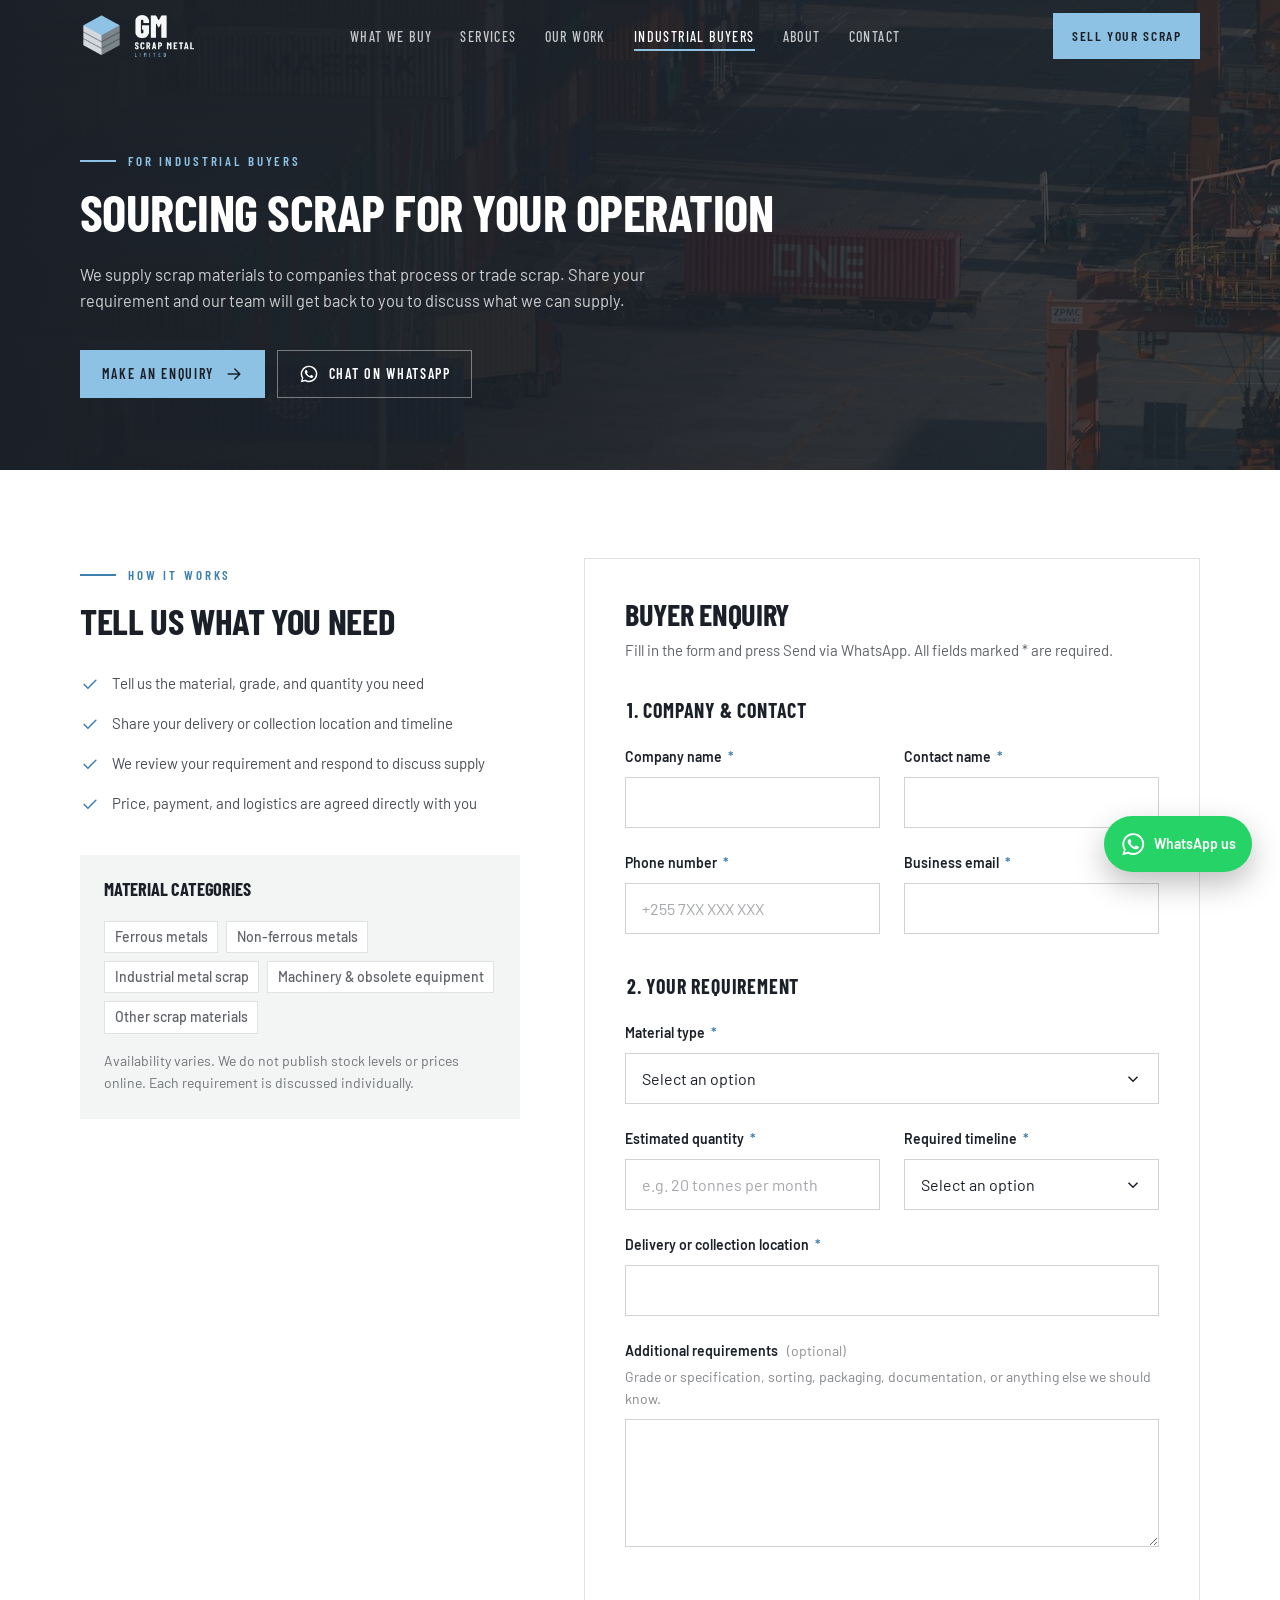
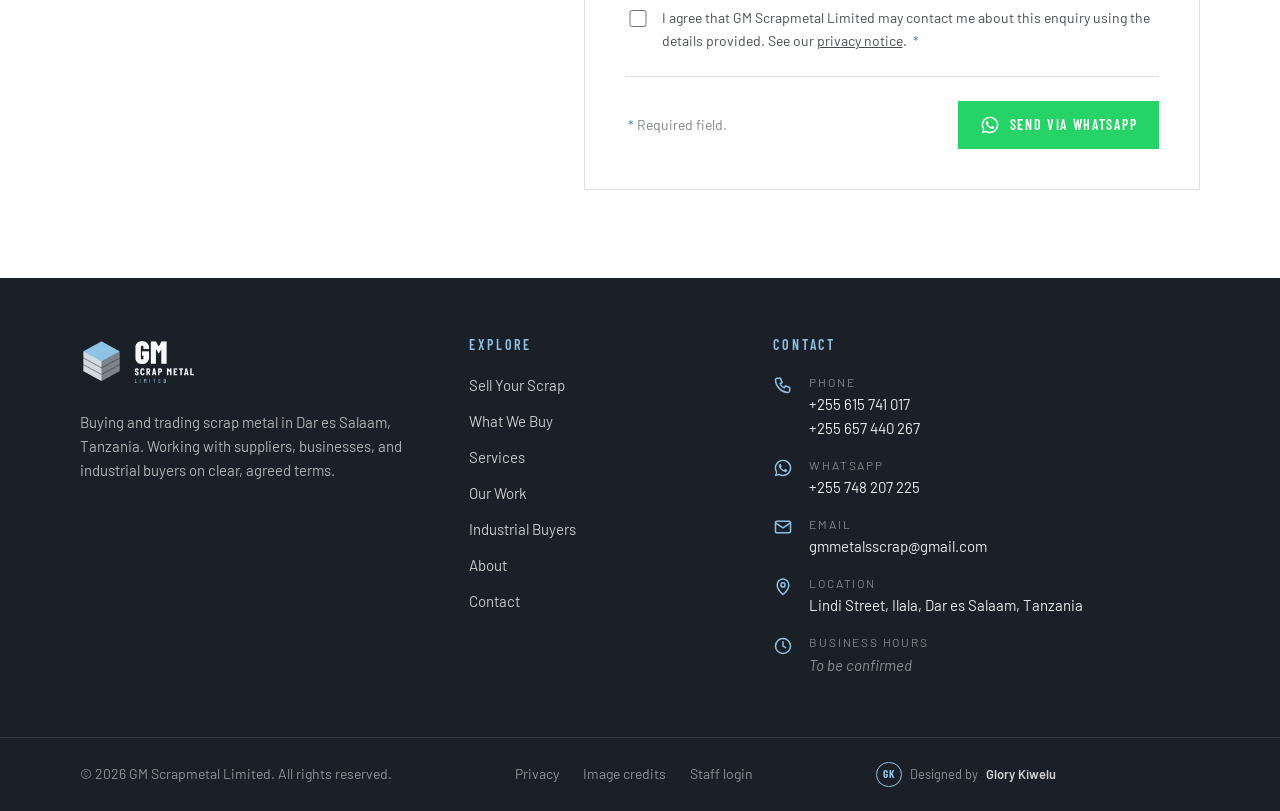
<file: industrial-buyers.html>
<!doctype html>
<html lang="en">
<head>
  <meta charset="utf-8">
  <meta name="viewport" content="width=device-width, initial-scale=1">
  <title>For Industrial Buyers | GM Scrapmetal Limited</title>
  <meta name="description" content="Companies that process or trade scrap can send GM Scrapmetal Limited their material requirements: type, quantity, location, and timeline.">
  <meta name="theme-color" content="#1B2028">
  <link rel="icon" href="images/favicon.svg" type="image/svg+xml">
  <link rel="preconnect" href="https://fonts.googleapis.com">
  <link rel="preconnect" href="https://fonts.gstatic.com" crossorigin>
  <link rel="stylesheet" href="https://fonts.googleapis.com/css2?family=Barlow:wght@400;500;600&family=Barlow+Condensed:wght@500;600;700&display=swap">
  <link rel="stylesheet" href="css/style.css">
</head>
<body>

  <!-- ================= HEADER ================= -->
  <header class="site-header">
    <a class="skip-link" href="#main">Skip to content</a>
    <div class="container header-inner">
      <a href="index.html" class="logo" aria-label="GM Scrapmetal Limited, home">
        <img src="images/logo.png" alt="GM Scrapmetal Limited" width="1533" height="628">
      </a>
      <nav class="main-nav" aria-label="Main">
        <ul>
          <li><a href="what-we-buy.html">What We Buy</a></li>
          <li><a href="services.html">Services</a></li>
          <li><a href="gallery.html">Our Work</a></li>
          <li><a href="industrial-buyers.html">Industrial Buyers</a></li>
          <li><a href="about.html">About</a></li>
          <li><a href="contact.html">Contact</a></li>
        </ul>
      </nav>
      <div class="header-actions">
        <a href="sell-your-scrap.html" class="btn btn-primary btn-sm header-cta">Sell Your Scrap</a>
        <button type="button" class="menu-toggle" aria-expanded="false" aria-controls="mobile-menu">
          <span class="sr-only">Open menu</span>
          <svg class="icon icon-open" viewBox="0 0 24 24" aria-hidden="true"><path d="M4 7h16M4 12h16M4 17h16"/></svg>
          <svg class="icon icon-close" viewBox="0 0 24 24" aria-hidden="true"><path d="M6 6l12 12M18 6 6 18"/></svg>
        </button>
      </div>
    </div>
    <div class="mobile-menu" id="mobile-menu" hidden>
      <nav aria-label="Mobile">
        <ul>
          <li><a href="what-we-buy.html">What We Buy</a></li>
          <li><a href="services.html">Services</a></li>
          <li><a href="gallery.html">Our Work</a></li>
          <li><a href="industrial-buyers.html">Industrial Buyers</a></li>
          <li><a href="about.html">About</a></li>
          <li><a href="contact.html">Contact</a></li>
        </ul>
        <a href="sell-your-scrap.html" class="btn btn-primary btn-block">Sell Your Scrap</a>
      </nav>
    </div>
  </header>

  <main id="main">

    <section class="page-hero">
      <img class="page-hero-bg" src="images/stock/port-logistics.jpg" alt="">
      <div class="container">
        <p class="eyebrow">For industrial buyers</p>
        <h1>Sourcing scrap for your operation</h1>
        <p class="intro">We supply scrap materials to companies that process or trade scrap. Share your requirement and our team will get back to you to discuss what we can supply.</p>
        <div class="btn-row">
          <a href="#buyer-form" class="btn btn-primary">Make an enquiry <svg class="icon arrow" viewBox="0 0 24 24" aria-hidden="true"><path d="M5 12h14M13 6l6 6-6 6"/></svg></a>
          <a class="btn btn-outline-light" data-whatsapp="buyer"><svg class="icon icon-fill" viewBox="0 0 24 24" aria-hidden="true"><path d="M12.04 2a9.9 9.9 0 0 0-8.5 15l-1.4 5 5.2-1.4A9.9 9.9 0 1 0 12.04 2Zm0 18.1a8.2 8.2 0 0 1-4.2-1.15l-.3-.18-3.1.82.83-3-.2-.31a8.2 8.2 0 1 1 6.97 3.82Zm4.5-6.14c-.25-.12-1.47-.72-1.7-.8-.23-.09-.4-.13-.56.12-.17.25-.64.8-.79.97-.14.17-.29.19-.54.06a6.7 6.7 0 0 1-1.97-1.22 7.4 7.4 0 0 1-1.37-1.7c-.14-.25 0-.38.11-.5.11-.11.25-.29.37-.43.13-.15.17-.25.25-.42.08-.17.04-.31-.02-.44-.06-.12-.56-1.35-.77-1.85-.2-.48-.4-.42-.56-.43h-.48a.92.92 0 0 0-.66.31 2.8 2.8 0 0 0-.87 2.07 4.85 4.85 0 0 0 1.02 2.57 11.1 11.1 0 0 0 4.25 3.76c.6.26 1.06.41 1.42.52.6.19 1.14.16 1.57.1.48-.07 1.47-.6 1.68-1.18.2-.58.2-1.08.14-1.18-.06-.1-.23-.17-.48-.29Z"/></svg> Chat on WhatsApp</a>
        </div>
      </div>
    </section>

    <section class="section">
      <div class="container two-col reverse">

        <div>
          <div class="reveal">
            <p class="eyebrow">How it works</p>
            <h2>Tell us what you need</h2>
          </div>
          <ul class="check-list reveal">
            <li><svg class="icon" viewBox="0 0 24 24" aria-hidden="true"><path d="m5 12.5 4.5 4.5L19 7.5"/></svg>Tell us the material, grade, and quantity you need</li>
            <li><svg class="icon" viewBox="0 0 24 24" aria-hidden="true"><path d="m5 12.5 4.5 4.5L19 7.5"/></svg>Share your delivery or collection location and timeline</li>
            <li><svg class="icon" viewBox="0 0 24 24" aria-hidden="true"><path d="m5 12.5 4.5 4.5L19 7.5"/></svg>We review your requirement and respond to discuss supply</li>
            <li><svg class="icon" viewBox="0 0 24 24" aria-hidden="true"><path d="m5 12.5 4.5 4.5L19 7.5"/></svg>Price, payment, and logistics are agreed directly with you</li>
          </ul>
          <div class="chip-box reveal">
            <h3>Material categories</h3>
            <ul class="tags">
              <li>Ferrous metals</li><li>Non-ferrous metals</li><li>Industrial metal scrap</li><li>Machinery &amp; obsolete equipment</li><li>Other scrap materials</li>
            </ul>
            <p>Availability varies. We do not publish stock levels or prices online. Each requirement is discussed individually.</p>
          </div>
        </div>

        <div class="form-card" id="buyer-form" style="scroll-margin-top: 6rem">
          <h2>Buyer enquiry</h2>
          <p>Fill in the form and press Send via WhatsApp. All fields marked * are required.</p>

          <form class="enquiry-form" data-enquiry data-type="buyer" data-title="INDUSTRIAL BUYER ENQUIRY" novalidate>
            <div class="hp-field" aria-hidden="true">
              <label for="website">Website</label>
              <input class="hp-input" id="website" name="website" type="text" tabindex="-1" autocomplete="off">
            </div>

            <fieldset>
              <legend>1. Company &amp; contact</legend>
              <div class="field-row">
                <div class="field">
                  <label for="companyName">Company name <span class="req" aria-hidden="true">*</span></label>
                  <input id="companyName" type="text" autocomplete="organization" required maxlength="160" data-label="Company">
                </div>
                <div class="field">
                  <label for="contactName">Contact name <span class="req" aria-hidden="true">*</span></label>
                  <input id="contactName" type="text" autocomplete="name" required maxlength="120" data-label="Contact name">
                </div>
              </div>
              <div class="field-row">
                <div class="field">
                  <label for="phone">Phone number <span class="req" aria-hidden="true">*</span></label>
                  <input id="phone" type="tel" inputmode="tel" autocomplete="tel" placeholder="+255 7XX XXX XXX" required data-validate="phone" data-label="Phone">
                </div>
                <div class="field">
                  <label for="email">Business email <span class="req" aria-hidden="true">*</span></label>
                  <input id="email" type="email" inputmode="email" autocomplete="email" required maxlength="160" data-label="Email">
                </div>
              </div>
            </fieldset>

            <fieldset>
              <legend>2. Your requirement</legend>
              <div class="field">
                <label for="materialType">Material type <span class="req" aria-hidden="true">*</span></label>
                <select id="materialType" required data-label="Material required">
                  <option value="">Select an option</option>
                  <option>Ferrous metals</option>
                  <option>Non-ferrous metals</option>
                  <option>Industrial metal scrap</option>
                  <option>Machinery &amp; obsolete equipment</option>
                  <option>Other (described below)</option>
                </select>
              </div>
              <div class="field-row">
                <div class="field">
                  <label for="quantity">Estimated quantity <span class="req" aria-hidden="true">*</span></label>
                  <input id="quantity" type="text" placeholder="e.g. 20 tonnes per month" required maxlength="120" data-label="Estimated quantity">
                </div>
                <div class="field">
                  <label for="timeline">Required timeline <span class="req" aria-hidden="true">*</span></label>
                  <select id="timeline" required data-label="Required timeline">
                    <option value="">Select an option</option>
                    <option>As soon as possible</option>
                    <option>Within 2 weeks</option>
                    <option>Within 1 month</option>
                    <option>1 to 3 months</option>
                    <option>Ongoing / recurring supply</option>
                    <option>Flexible</option>
                  </select>
                </div>
              </div>
              <div class="field" style="margin-top: 1.5rem">
                <label for="location">Delivery or collection location <span class="req" aria-hidden="true">*</span></label>
                <input id="location" type="text" required maxlength="200" data-label="Delivery / collection location">
              </div>
              <div class="field">
                <label for="requirements">Additional requirements <span class="optional">(optional)</span></label>
                <p class="hint">Grade or specification, sorting, packaging, documentation, or anything else we should know.</p>
                <textarea id="requirements" rows="4" maxlength="2000" data-label="Additional requirements"></textarea>
              </div>
            </fieldset>

            <div class="field consent">
              <label><input id="consent" type="checkbox" required>
                <span>I agree that GM Scrapmetal Limited may contact me about this enquiry using the details provided. See our <a href="privacy.html">privacy notice</a>. <span class="req" aria-hidden="true">*</span></span></label>
            </div>

            <p class="form-summary-error" role="alert" hidden>Please correct the highlighted fields.</p>

            <div class="form-footer">
              <p><span class="req">*</span> Required field.</p>
              <button type="submit" class="btn btn-whatsapp"><svg class="icon icon-fill" viewBox="0 0 24 24" aria-hidden="true"><path d="M12.04 2a9.9 9.9 0 0 0-8.5 15l-1.4 5 5.2-1.4A9.9 9.9 0 1 0 12.04 2Zm0 18.1a8.2 8.2 0 0 1-4.2-1.15l-.3-.18-3.1.82.83-3-.2-.31a8.2 8.2 0 1 1 6.97 3.82Zm4.5-6.14c-.25-.12-1.47-.72-1.7-.8-.23-.09-.4-.13-.56.12-.17.25-.64.8-.79.97-.14.17-.29.19-.54.06a6.7 6.7 0 0 1-1.97-1.22 7.4 7.4 0 0 1-1.37-1.7c-.14-.25 0-.38.11-.5.11-.11.25-.29.37-.43.13-.15.17-.25.25-.42.08-.17.04-.31-.02-.44-.06-.12-.56-1.35-.77-1.85-.2-.48-.4-.42-.56-.43h-.48a.92.92 0 0 0-.66.31 2.8 2.8 0 0 0-.87 2.07 4.85 4.85 0 0 0 1.02 2.57 11.1 11.1 0 0 0 4.25 3.76c.6.26 1.06.41 1.42.52.6.19 1.14.16 1.57.1.48-.07 1.47-.6 1.68-1.18.2-.58.2-1.08.14-1.18-.06-.1-.23-.17-.48-.29Z"/></svg> Send via WhatsApp</button>
            </div>
          </form>

          <!-- Shown after the form opens WhatsApp (hidden until then) -->
          <div class="form-done" tabindex="-1" role="status" hidden>
            <span class="done-icon"><svg class="icon icon-fill" viewBox="0 0 24 24" aria-hidden="true"><path d="M12.04 2a9.9 9.9 0 0 0-8.5 15l-1.4 5 5.2-1.4A9.9 9.9 0 1 0 12.04 2Zm0 18.1a8.2 8.2 0 0 1-4.2-1.15l-.3-.18-3.1.82.83-3-.2-.31a8.2 8.2 0 1 1 6.97 3.82Zm4.5-6.14c-.25-.12-1.47-.72-1.7-.8-.23-.09-.4-.13-.56.12-.17.25-.64.8-.79.97-.14.17-.29.19-.54.06a6.7 6.7 0 0 1-1.97-1.22 7.4 7.4 0 0 1-1.37-1.7c-.14-.25 0-.38.11-.5.11-.11.25-.29.37-.43.13-.15.17-.25.25-.42.08-.17.04-.31-.02-.44-.06-.12-.56-1.35-.77-1.85-.2-.48-.4-.42-.56-.43h-.48a.92.92 0 0 0-.66.31 2.8 2.8 0 0 0-.87 2.07 4.85 4.85 0 0 0 1.02 2.57 11.1 11.1 0 0 0 4.25 3.76c.6.26 1.06.41 1.42.52.6.19 1.14.16 1.57.1.48-.07 1.47-.6 1.68-1.18.2-.58.2-1.08.14-1.18-.06-.1-.23-.17-.48-.29Z"/></svg></span>
            <h3>Finish in WhatsApp</h3>
            <p>WhatsApp has opened with your enquiry filled in. <strong>Press Send in WhatsApp</strong> to deliver it to our team. You can also attach photos in the chat.</p>
            <p class="small" data-email-status hidden></p>
            <p class="small">Any price or payment arrangement is only agreed after our team has reviewed your enquiry with you.</p>
            <div class="btn-row">
              <a class="btn btn-whatsapp" data-reopen target="_blank" rel="noopener"><svg class="icon icon-fill" viewBox="0 0 24 24" aria-hidden="true"><path d="M12.04 2a9.9 9.9 0 0 0-8.5 15l-1.4 5 5.2-1.4A9.9 9.9 0 1 0 12.04 2Zm0 18.1a8.2 8.2 0 0 1-4.2-1.15l-.3-.18-3.1.82.83-3-.2-.31a8.2 8.2 0 1 1 6.97 3.82Zm4.5-6.14c-.25-.12-1.47-.72-1.7-.8-.23-.09-.4-.13-.56.12-.17.25-.64.8-.79.97-.14.17-.29.19-.54.06a6.7 6.7 0 0 1-1.97-1.22 7.4 7.4 0 0 1-1.37-1.7c-.14-.25 0-.38.11-.5.11-.11.25-.29.37-.43.13-.15.17-.25.25-.42.08-.17.04-.31-.02-.44-.06-.12-.56-1.35-.77-1.85-.2-.48-.4-.42-.56-.43h-.48a.92.92 0 0 0-.66.31 2.8 2.8 0 0 0-.87 2.07 4.85 4.85 0 0 0 1.02 2.57 11.1 11.1 0 0 0 4.25 3.76c.6.26 1.06.41 1.42.52.6.19 1.14.16 1.57.1.48-.07 1.47-.6 1.68-1.18.2-.58.2-1.08.14-1.18-.06-.1-.23-.17-.48-.29Z"/></svg> WhatsApp didn't open? Open it again</a>
              <button type="button" class="btn btn-outline" data-edit>Edit details</button>
              <button type="button" class="btn btn-outline" data-new>New enquiry</button>
            </div>
          </div>
        </div>

      </div>
    </section>

  </main>

  <!-- ================= FOOTER ================= -->
  <footer class="site-footer hatch">
    <div class="container footer-grid">
      <div>
        <a href="index.html" class="footer-logo"><img src="images/logo.png" alt="GM Scrapmetal Limited" width="1533" height="628" loading="lazy"></a>
        <p class="footer-about">Buying and trading scrap metal in Dar es Salaam, Tanzania. Working with suppliers, businesses, and industrial buyers on clear, agreed terms.</p>
      </div>
      <nav aria-label="Footer">
        <h2 class="footer-title">Explore</h2>
        <ul class="footer-links">
          <li><a href="sell-your-scrap.html">Sell Your Scrap</a></li>
          <li><a href="what-we-buy.html">What We Buy</a></li>
          <li><a href="services.html">Services</a></li>
          <li><a href="gallery.html">Our Work</a></li>
          <li><a href="industrial-buyers.html">Industrial Buyers</a></li>
          <li><a href="about.html">About</a></li>
          <li><a href="contact.html">Contact</a></li>
        </ul>
      </nav>
      <div>
        <h2 class="footer-title">Contact</h2>
        <ul class="footer-contact">
          <li><svg class="icon" viewBox="0 0 24 24" aria-hidden="true"><path d="M5 4h4l2 5-2.5 1.5a11 11 0 0 0 5 5L15 13l5 2v4a2 2 0 0 1-2 2A16 16 0 0 1 3 6a2 2 0 0 1 2-2"/></svg>
            <div><small>Phone</small><span data-field="phones"></span></div></li>
          <li><svg class="icon icon-fill" viewBox="0 0 24 24" aria-hidden="true"><path d="M12.04 2a9.9 9.9 0 0 0-8.5 15l-1.4 5 5.2-1.4A9.9 9.9 0 1 0 12.04 2Zm0 18.1a8.2 8.2 0 0 1-4.2-1.15l-.3-.18-3.1.82.83-3-.2-.31a8.2 8.2 0 1 1 6.97 3.82Zm4.5-6.14c-.25-.12-1.47-.72-1.7-.8-.23-.09-.4-.13-.56.12-.17.25-.64.8-.79.97-.14.17-.29.19-.54.06a6.7 6.7 0 0 1-1.97-1.22 7.4 7.4 0 0 1-1.37-1.7c-.14-.25 0-.38.11-.5.11-.11.25-.29.37-.43.13-.15.17-.25.25-.42.08-.17.04-.31-.02-.44-.06-.12-.56-1.35-.77-1.85-.2-.48-.4-.42-.56-.43h-.48a.92.92 0 0 0-.66.31 2.8 2.8 0 0 0-.87 2.07 4.85 4.85 0 0 0 1.02 2.57 11.1 11.1 0 0 0 4.25 3.76c.6.26 1.06.41 1.42.52.6.19 1.14.16 1.57.1.48-.07 1.47-.6 1.68-1.18.2-.58.2-1.08.14-1.18-.06-.1-.23-.17-.48-.29Z"/></svg>
            <div><small>WhatsApp</small><a data-field="whatsapp"></a></div></li>
          <li><svg class="icon" viewBox="0 0 24 24" aria-hidden="true"><rect x="3" y="5" width="18" height="14" rx="1.5"/><path d="m3 7 9 6 9-6"/></svg>
            <div><small>Email</small><a data-field="email"></a></div></li>
          <li><svg class="icon" viewBox="0 0 24 24" aria-hidden="true"><path d="M12 21s-7-6.1-7-11.5a7 7 0 0 1 14 0C19 14.9 12 21 12 21Z"/><circle cx="12" cy="9.5" r="2.5"/></svg>
            <div><small>Location</small><span data-field="address"></span></div></li>
          <li><svg class="icon" viewBox="0 0 24 24" aria-hidden="true"><circle cx="12" cy="12" r="9"/><path d="M12 7v5l3 2"/></svg>
            <div><small>Business hours</small><span data-field="businessHours"></span></div></li>
        </ul>
      </div>
    </div>
    <div class="footer-bottom">
      <div class="container">
        <p>© <span data-year></span> GM Scrapmetal Limited. All rights reserved.</p>
        <nav aria-label="Legal"><a href="privacy.html">Privacy</a><a href="about.html#image-credits">Image credits</a><a href="admin.html" rel="nofollow">Staff login</a></nav>
        <p class="designer-credit"><span class="designer-mark" aria-hidden="true">GK</span>Designed by <strong>Glory Kiwelu</strong></p>
      </div>
    </div>
  </footer>

  <!-- Floating WhatsApp button (on every page) -->
  <a class="whatsapp-float" data-whatsapp="general">
    <svg class="icon icon-fill" viewBox="0 0 24 24" aria-hidden="true"><path d="M12.04 2a9.9 9.9 0 0 0-8.5 15l-1.4 5 5.2-1.4A9.9 9.9 0 1 0 12.04 2Zm0 18.1a8.2 8.2 0 0 1-4.2-1.15l-.3-.18-3.1.82.83-3-.2-.31a8.2 8.2 0 1 1 6.97 3.82Zm4.5-6.14c-.25-.12-1.47-.72-1.7-.8-.23-.09-.4-.13-.56.12-.17.25-.64.8-.79.97-.14.17-.29.19-.54.06a6.7 6.7 0 0 1-1.97-1.22 7.4 7.4 0 0 1-1.37-1.7c-.14-.25 0-.38.11-.5.11-.11.25-.29.37-.43.13-.15.17-.25.25-.42.08-.17.04-.31-.02-.44-.06-.12-.56-1.35-.77-1.85-.2-.48-.4-.42-.56-.43h-.48a.92.92 0 0 0-.66.31 2.8 2.8 0 0 0-.87 2.07 4.85 4.85 0 0 0 1.02 2.57 11.1 11.1 0 0 0 4.25 3.76c.6.26 1.06.41 1.42.52.6.19 1.14.16 1.57.1.48-.07 1.47-.6 1.68-1.18.2-.58.2-1.08.14-1.18-.06-.1-.23-.17-.48-.29Z"/></svg>
    <span class="label">WhatsApp us</span>
    <span class="sr-only">Chat with us on WhatsApp (opens in a new tab)</span>
  </a>

  <script src="js/config.js"></script>
  <script src="js/main.js"></script>
</body>
</html>
</file>
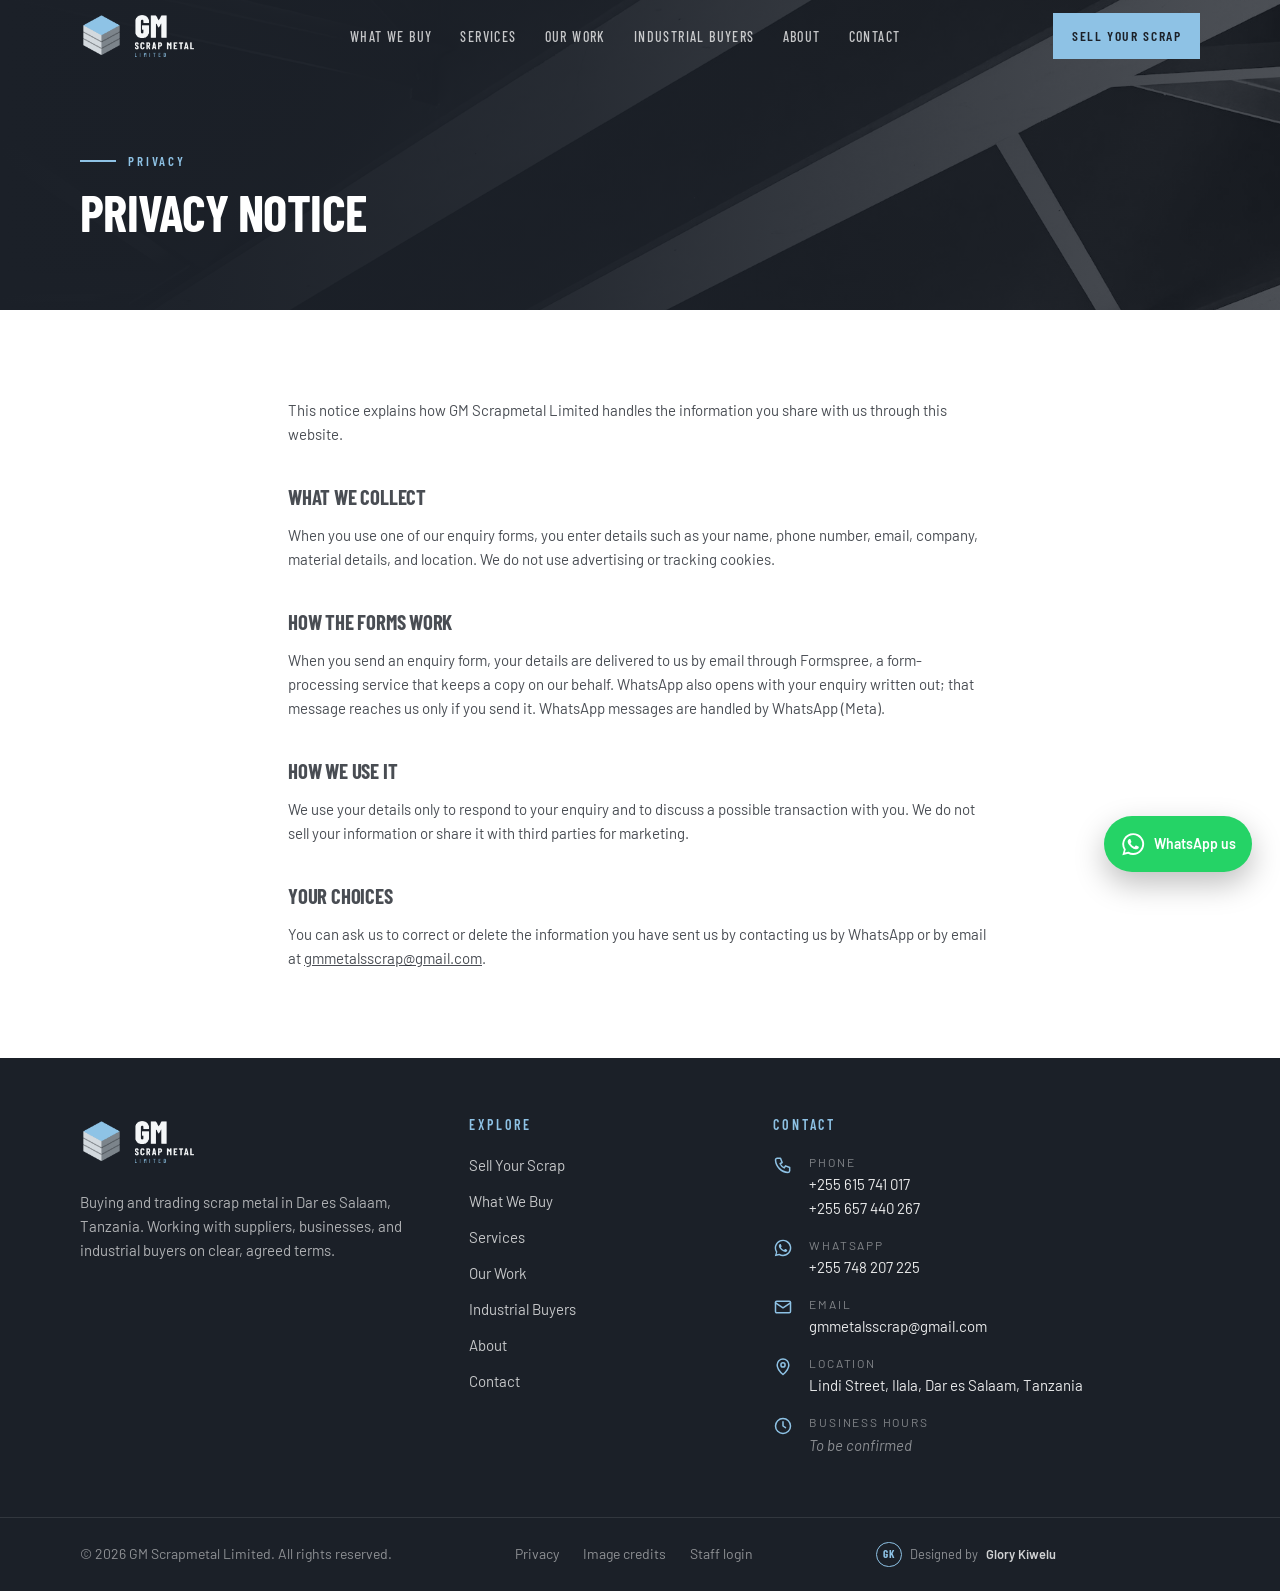
<file: privacy.html>
<!doctype html>
<html lang="en">
<head>
  <meta charset="utf-8">
  <meta name="viewport" content="width=device-width, initial-scale=1">
  <title>Privacy Notice | GM Scrapmetal Limited</title>
  <meta name="description" content="How GM Scrapmetal Limited handles personal information shared through this website.">
  <meta name="theme-color" content="#1B2028">
  <link rel="icon" href="images/favicon.svg" type="image/svg+xml">
  <link rel="preconnect" href="https://fonts.googleapis.com">
  <link rel="preconnect" href="https://fonts.gstatic.com" crossorigin>
  <link rel="stylesheet" href="https://fonts.googleapis.com/css2?family=Barlow:wght@400;500;600&family=Barlow+Condensed:wght@500;600;700&display=swap">
  <link rel="stylesheet" href="css/style.css">
</head>
<body>

  <!-- ================= HEADER ================= -->
  <header class="site-header">
    <a class="skip-link" href="#main">Skip to content</a>
    <div class="container header-inner">
      <a href="index.html" class="logo" aria-label="GM Scrapmetal Limited, home">
        <img src="images/logo.png" alt="GM Scrapmetal Limited" width="1533" height="628">
      </a>
      <nav class="main-nav" aria-label="Main">
        <ul>
          <li><a href="what-we-buy.html">What We Buy</a></li>
          <li><a href="services.html">Services</a></li>
          <li><a href="gallery.html">Our Work</a></li>
          <li><a href="industrial-buyers.html">Industrial Buyers</a></li>
          <li><a href="about.html">About</a></li>
          <li><a href="contact.html">Contact</a></li>
        </ul>
      </nav>
      <div class="header-actions">
        <a href="sell-your-scrap.html" class="btn btn-primary btn-sm header-cta">Sell Your Scrap</a>
        <button type="button" class="menu-toggle" aria-expanded="false" aria-controls="mobile-menu">
          <span class="sr-only">Open menu</span>
          <svg class="icon icon-open" viewBox="0 0 24 24" aria-hidden="true"><path d="M4 7h16M4 12h16M4 17h16"/></svg>
          <svg class="icon icon-close" viewBox="0 0 24 24" aria-hidden="true"><path d="M6 6l12 12M18 6 6 18"/></svg>
        </button>
      </div>
    </div>
    <div class="mobile-menu" id="mobile-menu" hidden>
      <nav aria-label="Mobile">
        <ul>
          <li><a href="what-we-buy.html">What We Buy</a></li>
          <li><a href="services.html">Services</a></li>
          <li><a href="gallery.html">Our Work</a></li>
          <li><a href="industrial-buyers.html">Industrial Buyers</a></li>
          <li><a href="about.html">About</a></li>
          <li><a href="contact.html">Contact</a></li>
        </ul>
        <a href="sell-your-scrap.html" class="btn btn-primary btn-block">Sell Your Scrap</a>
      </nav>
    </div>
  </header>

  <main id="main">

    <section class="page-hero">
      <img class="page-hero-bg" src="images/stock/steel-beams.jpg" alt="">
      <div class="container">
        <p class="eyebrow">Privacy</p>
        <h1>Privacy notice</h1>
      </div>
    </section>

    <section class="section">
      <div class="container prose">
        <p>This notice explains how GM Scrapmetal Limited handles the information you share with us through this website.</p>

        <h2>What we collect</h2>
        <p>When you use one of our enquiry forms, you enter details such as your name, phone number, email, company, material details, and location. We do not use advertising or tracking cookies.</p>

        <h2>How the forms work</h2>
        <p>When you send an enquiry form, your details are delivered to us by email through Formspree, a form-processing service that keeps a copy on our behalf. WhatsApp also opens with your enquiry written out; that message reaches us only if you send it. WhatsApp messages are handled by WhatsApp (Meta).</p>

        <h2>How we use it</h2>
        <p>We use your details only to respond to your enquiry and to discuss a possible transaction with you. We do not sell your information or share it with third parties for marketing.</p>

        <h2>Your choices</h2>
        <p>You can ask us to correct or delete the information you have sent us by contacting us by WhatsApp or by email at <a data-field="email"></a>.</p>
      </div>
    </section>

  </main>

  <!-- ================= FOOTER ================= -->
  <footer class="site-footer hatch">
    <div class="container footer-grid">
      <div>
        <a href="index.html" class="footer-logo"><img src="images/logo.png" alt="GM Scrapmetal Limited" width="1533" height="628" loading="lazy"></a>
        <p class="footer-about">Buying and trading scrap metal in Dar es Salaam, Tanzania. Working with suppliers, businesses, and industrial buyers on clear, agreed terms.</p>
      </div>
      <nav aria-label="Footer">
        <h2 class="footer-title">Explore</h2>
        <ul class="footer-links">
          <li><a href="sell-your-scrap.html">Sell Your Scrap</a></li>
          <li><a href="what-we-buy.html">What We Buy</a></li>
          <li><a href="services.html">Services</a></li>
          <li><a href="gallery.html">Our Work</a></li>
          <li><a href="industrial-buyers.html">Industrial Buyers</a></li>
          <li><a href="about.html">About</a></li>
          <li><a href="contact.html">Contact</a></li>
        </ul>
      </nav>
      <div>
        <h2 class="footer-title">Contact</h2>
        <ul class="footer-contact">
          <li><svg class="icon" viewBox="0 0 24 24" aria-hidden="true"><path d="M5 4h4l2 5-2.5 1.5a11 11 0 0 0 5 5L15 13l5 2v4a2 2 0 0 1-2 2A16 16 0 0 1 3 6a2 2 0 0 1 2-2"/></svg>
            <div><small>Phone</small><span data-field="phones"></span></div></li>
          <li><svg class="icon icon-fill" viewBox="0 0 24 24" aria-hidden="true"><path d="M12.04 2a9.9 9.9 0 0 0-8.5 15l-1.4 5 5.2-1.4A9.9 9.9 0 1 0 12.04 2Zm0 18.1a8.2 8.2 0 0 1-4.2-1.15l-.3-.18-3.1.82.83-3-.2-.31a8.2 8.2 0 1 1 6.97 3.82Zm4.5-6.14c-.25-.12-1.47-.72-1.7-.8-.23-.09-.4-.13-.56.12-.17.25-.64.8-.79.97-.14.17-.29.19-.54.06a6.7 6.7 0 0 1-1.97-1.22 7.4 7.4 0 0 1-1.37-1.7c-.14-.25 0-.38.11-.5.11-.11.25-.29.37-.43.13-.15.17-.25.25-.42.08-.17.04-.31-.02-.44-.06-.12-.56-1.35-.77-1.85-.2-.48-.4-.42-.56-.43h-.48a.92.92 0 0 0-.66.31 2.8 2.8 0 0 0-.87 2.07 4.85 4.85 0 0 0 1.02 2.57 11.1 11.1 0 0 0 4.25 3.76c.6.26 1.06.41 1.42.52.6.19 1.14.16 1.57.1.48-.07 1.47-.6 1.68-1.18.2-.58.2-1.08.14-1.18-.06-.1-.23-.17-.48-.29Z"/></svg>
            <div><small>WhatsApp</small><a data-field="whatsapp"></a></div></li>
          <li><svg class="icon" viewBox="0 0 24 24" aria-hidden="true"><rect x="3" y="5" width="18" height="14" rx="1.5"/><path d="m3 7 9 6 9-6"/></svg>
            <div><small>Email</small><a data-field="email"></a></div></li>
          <li><svg class="icon" viewBox="0 0 24 24" aria-hidden="true"><path d="M12 21s-7-6.1-7-11.5a7 7 0 0 1 14 0C19 14.9 12 21 12 21Z"/><circle cx="12" cy="9.5" r="2.5"/></svg>
            <div><small>Location</small><span data-field="address"></span></div></li>
          <li><svg class="icon" viewBox="0 0 24 24" aria-hidden="true"><circle cx="12" cy="12" r="9"/><path d="M12 7v5l3 2"/></svg>
            <div><small>Business hours</small><span data-field="businessHours"></span></div></li>
        </ul>
      </div>
    </div>
    <div class="footer-bottom">
      <div class="container">
        <p>© <span data-year></span> GM Scrapmetal Limited. All rights reserved.</p>
        <nav aria-label="Legal"><a href="privacy.html">Privacy</a><a href="about.html#image-credits">Image credits</a><a href="admin.html" rel="nofollow">Staff login</a></nav>
        <p class="designer-credit"><span class="designer-mark" aria-hidden="true">GK</span>Designed by <strong>Glory Kiwelu</strong></p>
      </div>
    </div>
  </footer>

  <!-- Floating WhatsApp button (on every page) -->
  <a class="whatsapp-float" data-whatsapp="general">
    <svg class="icon icon-fill" viewBox="0 0 24 24" aria-hidden="true"><path d="M12.04 2a9.9 9.9 0 0 0-8.5 15l-1.4 5 5.2-1.4A9.9 9.9 0 1 0 12.04 2Zm0 18.1a8.2 8.2 0 0 1-4.2-1.15l-.3-.18-3.1.82.83-3-.2-.31a8.2 8.2 0 1 1 6.97 3.82Zm4.5-6.14c-.25-.12-1.47-.72-1.7-.8-.23-.09-.4-.13-.56.12-.17.25-.64.8-.79.97-.14.17-.29.19-.54.06a6.7 6.7 0 0 1-1.97-1.22 7.4 7.4 0 0 1-1.37-1.7c-.14-.25 0-.38.11-.5.11-.11.25-.29.37-.43.13-.15.17-.25.25-.42.08-.17.04-.31-.02-.44-.06-.12-.56-1.35-.77-1.85-.2-.48-.4-.42-.56-.43h-.48a.92.92 0 0 0-.66.31 2.8 2.8 0 0 0-.87 2.07 4.85 4.85 0 0 0 1.02 2.57 11.1 11.1 0 0 0 4.25 3.76c.6.26 1.06.41 1.42.52.6.19 1.14.16 1.57.1.48-.07 1.47-.6 1.68-1.18.2-.58.2-1.08.14-1.18-.06-.1-.23-.17-.48-.29Z"/></svg>
    <span class="label">WhatsApp us</span>
    <span class="sr-only">Chat with us on WhatsApp (opens in a new tab)</span>
  </a>

  <script src="js/config.js"></script>
  <script src="js/main.js"></script>
</body>
</html>
</file>
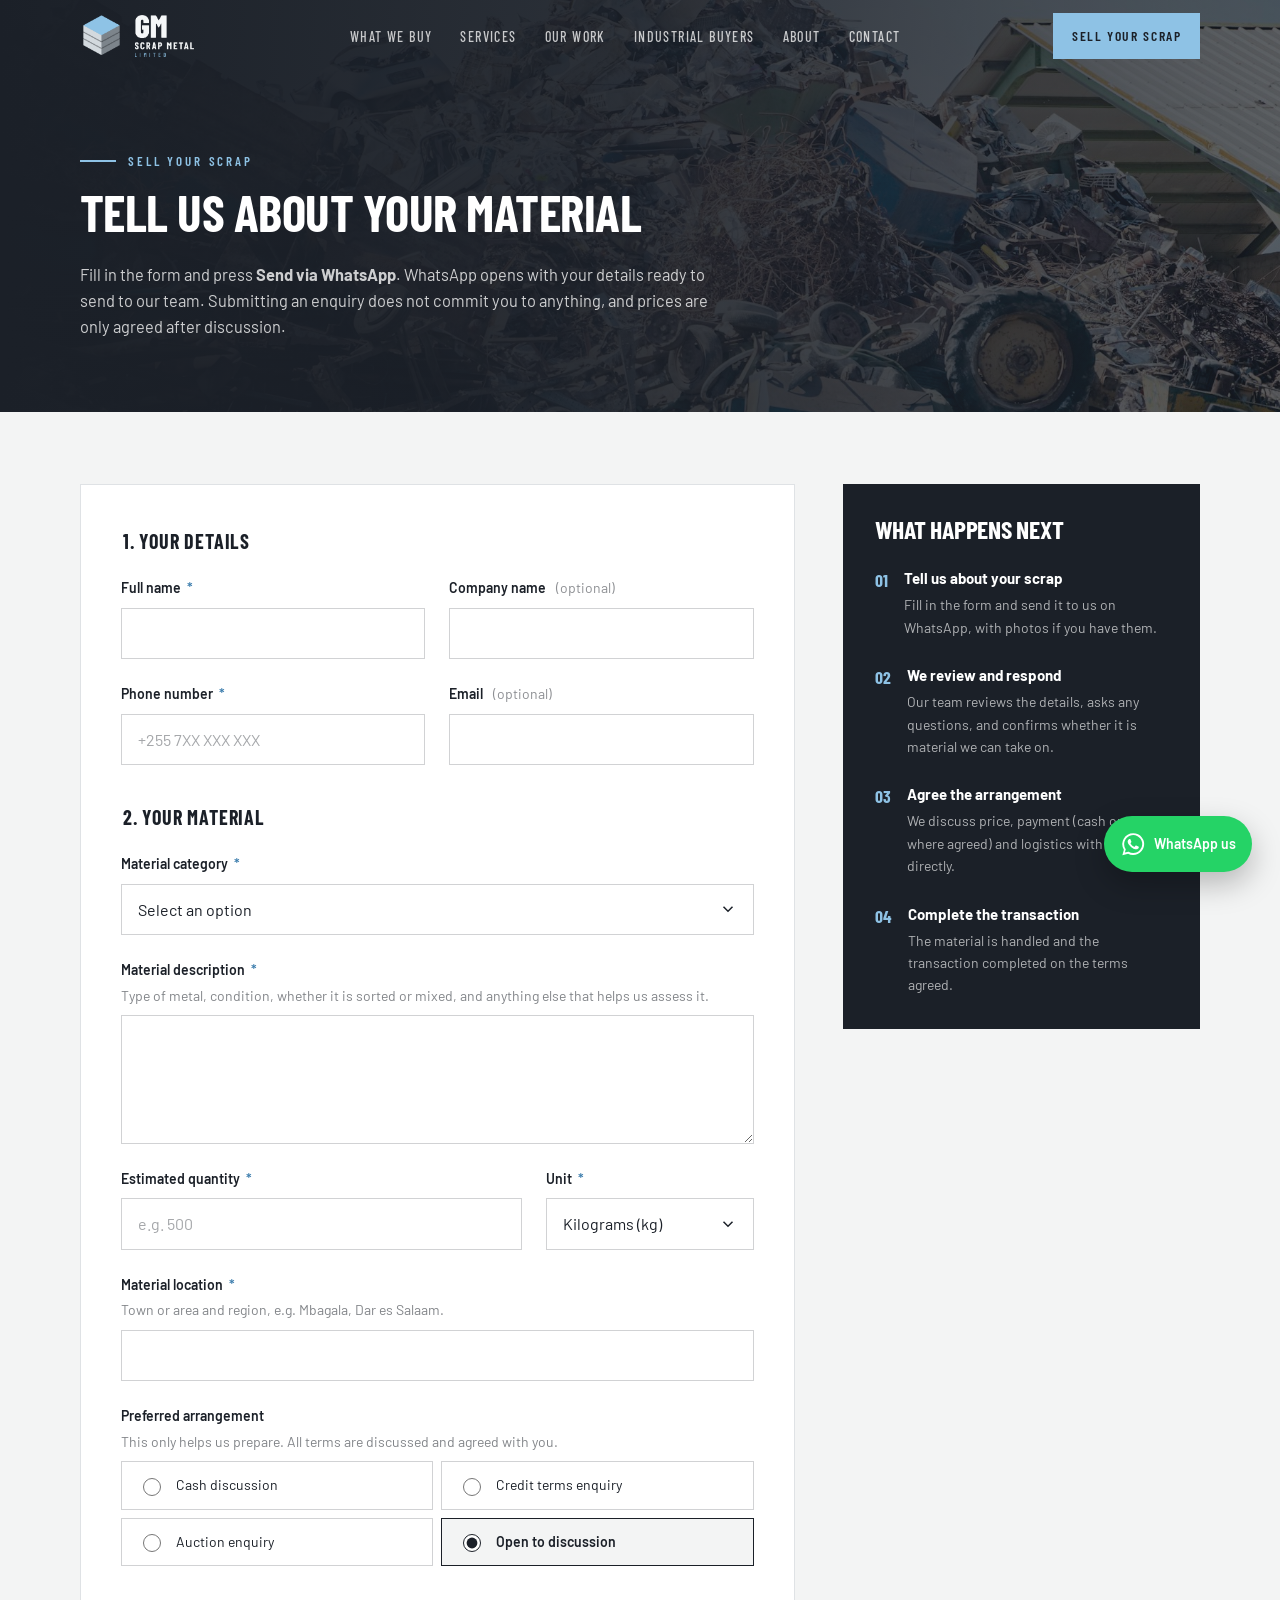
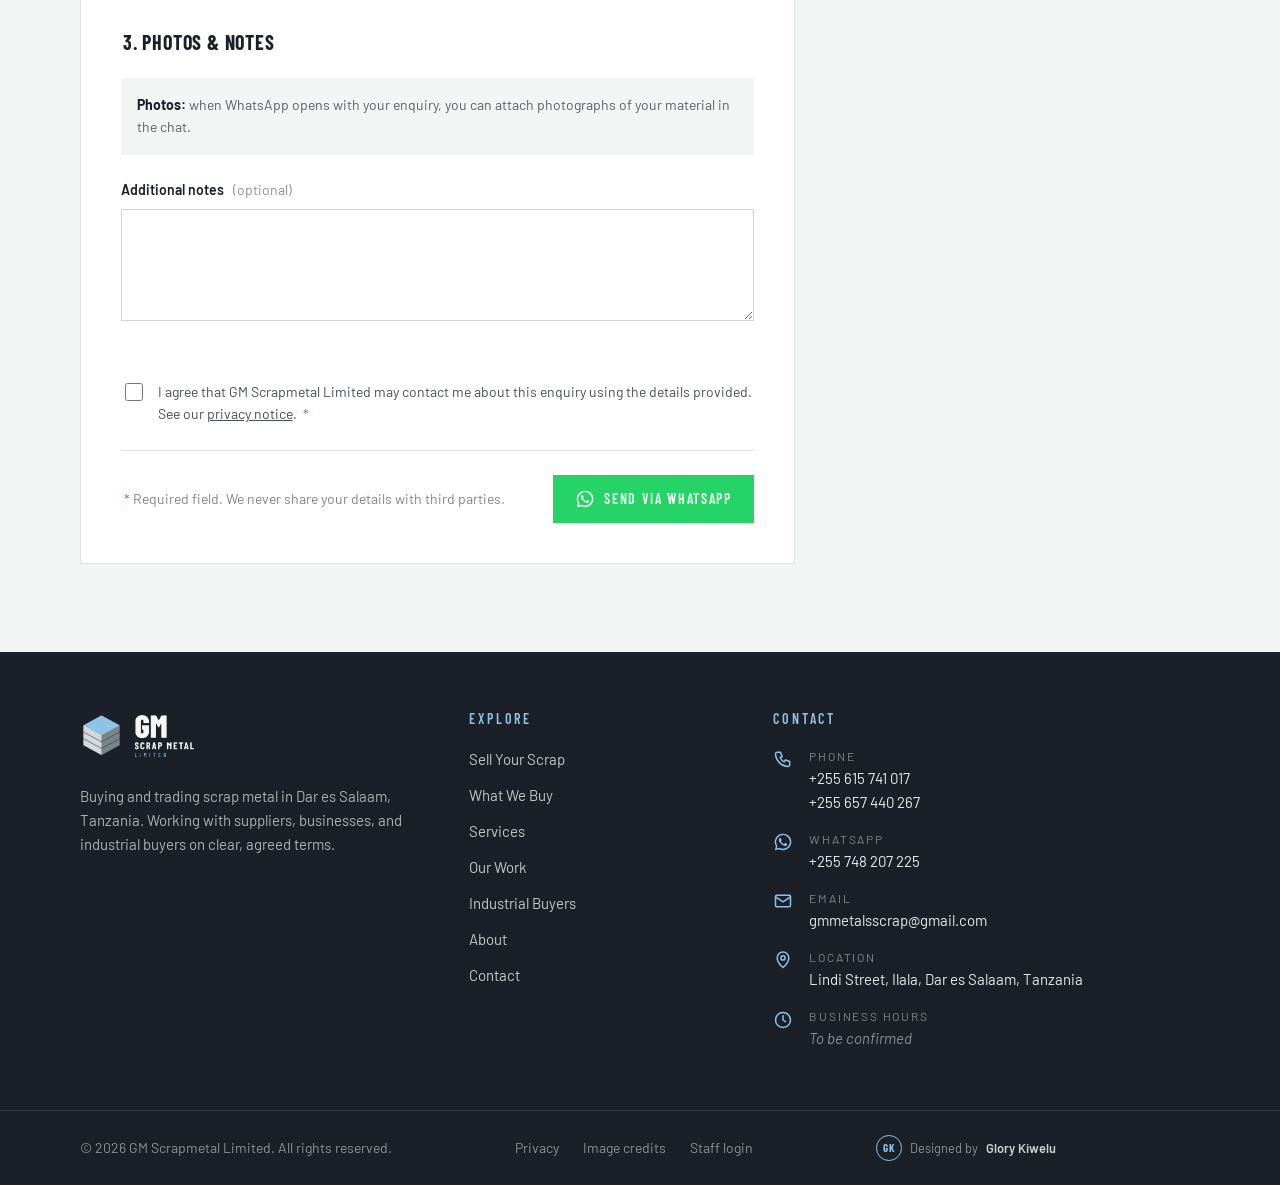
<file: sell-your-scrap.html>
<!doctype html>
<html lang="en">
<head>
  <meta charset="utf-8">
  <meta name="viewport" content="width=device-width, initial-scale=1">
  <title>Sell Your Scrap | GM Scrapmetal Limited</title>
  <meta name="description" content="Offer your scrap metal to GM Scrapmetal Limited. Send the material type, quantity, and location, and our team will contact you to discuss the next steps.">
  <meta name="theme-color" content="#1B2028">
  <link rel="icon" href="images/favicon.svg" type="image/svg+xml">
  <link rel="preconnect" href="https://fonts.googleapis.com">
  <link rel="preconnect" href="https://fonts.gstatic.com" crossorigin>
  <link rel="stylesheet" href="https://fonts.googleapis.com/css2?family=Barlow:wght@400;500;600&family=Barlow+Condensed:wght@500;600;700&display=swap">
  <link rel="stylesheet" href="css/style.css">
</head>
<body>

  <!-- ================= HEADER ================= -->
  <header class="site-header">
    <a class="skip-link" href="#main">Skip to content</a>
    <div class="container header-inner">
      <a href="index.html" class="logo" aria-label="GM Scrapmetal Limited, home">
        <img src="images/logo.png" alt="GM Scrapmetal Limited" width="1533" height="628">
      </a>
      <nav class="main-nav" aria-label="Main">
        <ul>
          <li><a href="what-we-buy.html">What We Buy</a></li>
          <li><a href="services.html">Services</a></li>
          <li><a href="gallery.html">Our Work</a></li>
          <li><a href="industrial-buyers.html">Industrial Buyers</a></li>
          <li><a href="about.html">About</a></li>
          <li><a href="contact.html">Contact</a></li>
        </ul>
      </nav>
      <div class="header-actions">
        <a href="sell-your-scrap.html" class="btn btn-primary btn-sm header-cta">Sell Your Scrap</a>
        <button type="button" class="menu-toggle" aria-expanded="false" aria-controls="mobile-menu">
          <span class="sr-only">Open menu</span>
          <svg class="icon icon-open" viewBox="0 0 24 24" aria-hidden="true"><path d="M4 7h16M4 12h16M4 17h16"/></svg>
          <svg class="icon icon-close" viewBox="0 0 24 24" aria-hidden="true"><path d="M6 6l12 12M18 6 6 18"/></svg>
        </button>
      </div>
    </div>
    <div class="mobile-menu" id="mobile-menu" hidden>
      <nav aria-label="Mobile">
        <ul>
          <li><a href="what-we-buy.html">What We Buy</a></li>
          <li><a href="services.html">Services</a></li>
          <li><a href="gallery.html">Our Work</a></li>
          <li><a href="industrial-buyers.html">Industrial Buyers</a></li>
          <li><a href="about.html">About</a></li>
          <li><a href="contact.html">Contact</a></li>
        </ul>
        <a href="sell-your-scrap.html" class="btn btn-primary btn-block">Sell Your Scrap</a>
      </nav>
    </div>
  </header>

  <main id="main">

    <section class="page-hero">
      <img class="page-hero-bg" src="images/stock/scrap-yard-hero.jpg" alt="">
      <div class="container">
        <p class="eyebrow">Sell your scrap</p>
        <h1>Tell us about your material</h1>
        <p class="intro">Fill in the form and press <strong>Send via WhatsApp</strong>. WhatsApp opens with your details ready to send to our team. Submitting an enquiry does not commit you to anything, and prices are only agreed after discussion.</p>
      </div>
    </section>

    <section class="section section-grey" style="padding-top: 4.5rem">
      <div class="container two-col form-layout">

        <div class="form-card">
          <!--
            HOW THIS FORM WORKS
            - Fields with "required" must be filled in.
            - data-label = the name used for this answer in the WhatsApp message.
            - data-validate="phone" / "number" = extra checks (see js/main.js).
          -->
          <form class="enquiry-form" data-enquiry data-type="supplier" data-title="SUPPLIER ENQUIRY (Sell Your Scrap)" novalidate style="margin-top: 0">

            <!-- Anti-spam: hidden from people -->
            <div class="hp-field" aria-hidden="true">
              <label for="website">Website</label>
              <input class="hp-input" id="website" name="website" type="text" tabindex="-1" autocomplete="off">
            </div>

            <fieldset>
              <legend>1. Your details</legend>
              <div class="field-row">
                <div class="field">
                  <label for="fullName">Full name <span class="req" aria-hidden="true">*</span></label>
                  <input id="fullName" type="text" autocomplete="name" required maxlength="120" data-label="Full name">
                </div>
                <div class="field">
                  <label for="companyName">Company name <span class="optional">(optional)</span></label>
                  <input id="companyName" type="text" autocomplete="organization" maxlength="160" data-label="Company">
                </div>
              </div>
              <div class="field-row">
                <div class="field">
                  <label for="phone">Phone number <span class="req" aria-hidden="true">*</span></label>
                  <input id="phone" type="tel" inputmode="tel" autocomplete="tel" placeholder="+255 7XX XXX XXX" required data-validate="phone" data-label="Phone">
                </div>
                <div class="field">
                  <label for="email">Email <span class="optional">(optional)</span></label>
                  <input id="email" type="email" inputmode="email" autocomplete="email" maxlength="160" data-label="Email">
                </div>
              </div>
            </fieldset>

            <fieldset>
              <legend>2. Your material</legend>
              <div class="field">
                <label for="materialCategory">Material category <span class="req" aria-hidden="true">*</span></label>
                <select id="materialCategory" required data-label="Material category">
                  <option value="">Select an option</option>
                  <option>Ferrous metals</option>
                  <option>Non-ferrous metals</option>
                  <option>Industrial metal scrap</option>
                  <option>Machinery &amp; obsolete equipment</option>
                  <option>Other scrap materials</option>
                  <option>Not sure</option>
                </select>
              </div>
              <div class="field">
                <label for="materialDescription">Material description <span class="req" aria-hidden="true">*</span></label>
                <p class="hint">Type of metal, condition, whether it is sorted or mixed, and anything else that helps us assess it.</p>
                <textarea id="materialDescription" rows="4" required maxlength="2000" data-label="Material description"></textarea>
              </div>
              <div class="field-row qty">
                <div class="field">
                  <label for="quantity">Estimated quantity <span class="req" aria-hidden="true">*</span></label>
                  <input id="quantity" type="text" inputmode="decimal" placeholder="e.g. 500" required data-validate="number" data-label="Estimated quantity" data-unit="unit">
                </div>
                <div class="field">
                  <label for="unit">Unit <span class="req" aria-hidden="true">*</span></label>
                  <select id="unit" required>
                    <option value="kg">Kilograms (kg)</option>
                    <option value="tonnes">Tonnes</option>
                    <option value="pieces">Pieces</option>
                    <option value="(other unit)">Other</option>
                  </select>
                </div>
              </div>
              <div class="field">
                <label for="location">Material location <span class="req" aria-hidden="true">*</span></label>
                <p class="hint">Town or area and region, e.g. Mbagala, Dar es Salaam.</p>
                <input id="location" type="text" required maxlength="200" data-label="Material location">
              </div>
              <div class="field">
                <span class="label" id="arrangement-label">Preferred arrangement</span>
                <p class="hint">This only helps us prepare. All terms are discussed and agreed with you.</p>
                <div class="radio-cards" role="radiogroup" aria-labelledby="arrangement-label">
                  <label><input type="radio" name="arrangement" value="Cash discussion" data-label="Preferred arrangement"> Cash discussion</label>
                  <label><input type="radio" name="arrangement" value="Credit terms enquiry" data-label="Preferred arrangement"> Credit terms enquiry</label>
                  <label><input type="radio" name="arrangement" value="Auction enquiry" data-label="Preferred arrangement"> Auction enquiry</label>
                  <label><input type="radio" name="arrangement" value="Open to discussion" data-label="Preferred arrangement" checked> Open to discussion</label>
                </div>
              </div>
            </fieldset>

            <fieldset>
              <legend>3. Photos &amp; notes</legend>
              <p class="info-box"><strong>Photos:</strong> when WhatsApp opens with your enquiry, you can attach photographs of your material in the chat.</p>
              <div class="field" style="margin-top: 1.5rem">
                <label for="notes">Additional notes <span class="optional">(optional)</span></label>
                <textarea id="notes" rows="3" maxlength="2000" data-label="Additional notes"></textarea>
              </div>
            </fieldset>

            <div class="field consent">
              <label><input id="consent" type="checkbox" required>
                <span>I agree that GM Scrapmetal Limited may contact me about this enquiry using the details provided. See our <a href="privacy.html">privacy notice</a>. <span class="req" aria-hidden="true">*</span></span></label>
            </div>

            <p class="form-summary-error" role="alert" hidden>Please correct the highlighted fields.</p>

            <div class="form-footer">
              <p><span class="req">*</span> Required field. We never share your details with third parties.</p>
              <button type="submit" class="btn btn-whatsapp"><svg class="icon icon-fill" viewBox="0 0 24 24" aria-hidden="true"><path d="M12.04 2a9.9 9.9 0 0 0-8.5 15l-1.4 5 5.2-1.4A9.9 9.9 0 1 0 12.04 2Zm0 18.1a8.2 8.2 0 0 1-4.2-1.15l-.3-.18-3.1.82.83-3-.2-.31a8.2 8.2 0 1 1 6.97 3.82Zm4.5-6.14c-.25-.12-1.47-.72-1.7-.8-.23-.09-.4-.13-.56.12-.17.25-.64.8-.79.97-.14.17-.29.19-.54.06a6.7 6.7 0 0 1-1.97-1.22 7.4 7.4 0 0 1-1.37-1.7c-.14-.25 0-.38.11-.5.11-.11.25-.29.37-.43.13-.15.17-.25.25-.42.08-.17.04-.31-.02-.44-.06-.12-.56-1.35-.77-1.85-.2-.48-.4-.42-.56-.43h-.48a.92.92 0 0 0-.66.31 2.8 2.8 0 0 0-.87 2.07 4.85 4.85 0 0 0 1.02 2.57 11.1 11.1 0 0 0 4.25 3.76c.6.26 1.06.41 1.42.52.6.19 1.14.16 1.57.1.48-.07 1.47-.6 1.68-1.18.2-.58.2-1.08.14-1.18-.06-.1-.23-.17-.48-.29Z"/></svg> Send via WhatsApp</button>
            </div>
          </form>

          <!-- Shown after the form opens WhatsApp (hidden until then) -->
          <div class="form-done" tabindex="-1" role="status" hidden>
            <span class="done-icon"><svg class="icon icon-fill" viewBox="0 0 24 24" aria-hidden="true"><path d="M12.04 2a9.9 9.9 0 0 0-8.5 15l-1.4 5 5.2-1.4A9.9 9.9 0 1 0 12.04 2Zm0 18.1a8.2 8.2 0 0 1-4.2-1.15l-.3-.18-3.1.82.83-3-.2-.31a8.2 8.2 0 1 1 6.97 3.82Zm4.5-6.14c-.25-.12-1.47-.72-1.7-.8-.23-.09-.4-.13-.56.12-.17.25-.64.8-.79.97-.14.17-.29.19-.54.06a6.7 6.7 0 0 1-1.97-1.22 7.4 7.4 0 0 1-1.37-1.7c-.14-.25 0-.38.11-.5.11-.11.25-.29.37-.43.13-.15.17-.25.25-.42.08-.17.04-.31-.02-.44-.06-.12-.56-1.35-.77-1.85-.2-.48-.4-.42-.56-.43h-.48a.92.92 0 0 0-.66.31 2.8 2.8 0 0 0-.87 2.07 4.85 4.85 0 0 0 1.02 2.57 11.1 11.1 0 0 0 4.25 3.76c.6.26 1.06.41 1.42.52.6.19 1.14.16 1.57.1.48-.07 1.47-.6 1.68-1.18.2-.58.2-1.08.14-1.18-.06-.1-.23-.17-.48-.29Z"/></svg></span>
            <h3>Finish in WhatsApp</h3>
            <p>WhatsApp has opened with your enquiry filled in. <strong>Press Send in WhatsApp</strong> to deliver it to our team. You can also attach photos in the chat.</p>
            <p class="small" data-email-status hidden></p>
            <p class="small">Any price or payment arrangement is only agreed after our team has reviewed your enquiry with you.</p>
            <div class="btn-row">
              <a class="btn btn-whatsapp" data-reopen target="_blank" rel="noopener"><svg class="icon icon-fill" viewBox="0 0 24 24" aria-hidden="true"><path d="M12.04 2a9.9 9.9 0 0 0-8.5 15l-1.4 5 5.2-1.4A9.9 9.9 0 1 0 12.04 2Zm0 18.1a8.2 8.2 0 0 1-4.2-1.15l-.3-.18-3.1.82.83-3-.2-.31a8.2 8.2 0 1 1 6.97 3.82Zm4.5-6.14c-.25-.12-1.47-.72-1.7-.8-.23-.09-.4-.13-.56.12-.17.25-.64.8-.79.97-.14.17-.29.19-.54.06a6.7 6.7 0 0 1-1.97-1.22 7.4 7.4 0 0 1-1.37-1.7c-.14-.25 0-.38.11-.5.11-.11.25-.29.37-.43.13-.15.17-.25.25-.42.08-.17.04-.31-.02-.44-.06-.12-.56-1.35-.77-1.85-.2-.48-.4-.42-.56-.43h-.48a.92.92 0 0 0-.66.31 2.8 2.8 0 0 0-.87 2.07 4.85 4.85 0 0 0 1.02 2.57 11.1 11.1 0 0 0 4.25 3.76c.6.26 1.06.41 1.42.52.6.19 1.14.16 1.57.1.48-.07 1.47-.6 1.68-1.18.2-.58.2-1.08.14-1.18-.06-.1-.23-.17-.48-.29Z"/></svg> WhatsApp didn't open? Open it again</a>
              <button type="button" class="btn btn-outline" data-edit>Edit details</button>
              <button type="button" class="btn btn-outline" data-new>New enquiry</button>
            </div>
          </div>
        </div>

        <aside>
          <div class="sidebar-box sticky">
            <h2>What happens next</h2>
            <ol>
              <li><span class="n">01</span><div><strong>Tell us about your scrap</strong><p>Fill in the form and send it to us on WhatsApp, with photos if you have them.</p></div></li>
              <li><span class="n">02</span><div><strong>We review and respond</strong><p>Our team reviews the details, asks any questions, and confirms whether it is material we can take on.</p></div></li>
              <li><span class="n">03</span><div><strong>Agree the arrangement</strong><p>We discuss price, payment (cash or credit, where agreed) and logistics with you directly.</p></div></li>
              <li><span class="n">04</span><div><strong>Complete the transaction</strong><p>The material is handled and the transaction completed on the terms agreed.</p></div></li>
            </ol>
          </div>
        </aside>

      </div>
    </section>

  </main>

  <!-- ================= FOOTER ================= -->
  <footer class="site-footer hatch">
    <div class="container footer-grid">
      <div>
        <a href="index.html" class="footer-logo"><img src="images/logo.png" alt="GM Scrapmetal Limited" width="1533" height="628" loading="lazy"></a>
        <p class="footer-about">Buying and trading scrap metal in Dar es Salaam, Tanzania. Working with suppliers, businesses, and industrial buyers on clear, agreed terms.</p>
      </div>
      <nav aria-label="Footer">
        <h2 class="footer-title">Explore</h2>
        <ul class="footer-links">
          <li><a href="sell-your-scrap.html">Sell Your Scrap</a></li>
          <li><a href="what-we-buy.html">What We Buy</a></li>
          <li><a href="services.html">Services</a></li>
          <li><a href="gallery.html">Our Work</a></li>
          <li><a href="industrial-buyers.html">Industrial Buyers</a></li>
          <li><a href="about.html">About</a></li>
          <li><a href="contact.html">Contact</a></li>
        </ul>
      </nav>
      <div>
        <h2 class="footer-title">Contact</h2>
        <ul class="footer-contact">
          <li><svg class="icon" viewBox="0 0 24 24" aria-hidden="true"><path d="M5 4h4l2 5-2.5 1.5a11 11 0 0 0 5 5L15 13l5 2v4a2 2 0 0 1-2 2A16 16 0 0 1 3 6a2 2 0 0 1 2-2"/></svg>
            <div><small>Phone</small><span data-field="phones"></span></div></li>
          <li><svg class="icon icon-fill" viewBox="0 0 24 24" aria-hidden="true"><path d="M12.04 2a9.9 9.9 0 0 0-8.5 15l-1.4 5 5.2-1.4A9.9 9.9 0 1 0 12.04 2Zm0 18.1a8.2 8.2 0 0 1-4.2-1.15l-.3-.18-3.1.82.83-3-.2-.31a8.2 8.2 0 1 1 6.97 3.82Zm4.5-6.14c-.25-.12-1.47-.72-1.7-.8-.23-.09-.4-.13-.56.12-.17.25-.64.8-.79.97-.14.17-.29.19-.54.06a6.7 6.7 0 0 1-1.97-1.22 7.4 7.4 0 0 1-1.37-1.7c-.14-.25 0-.38.11-.5.11-.11.25-.29.37-.43.13-.15.17-.25.25-.42.08-.17.04-.31-.02-.44-.06-.12-.56-1.35-.77-1.85-.2-.48-.4-.42-.56-.43h-.48a.92.92 0 0 0-.66.31 2.8 2.8 0 0 0-.87 2.07 4.85 4.85 0 0 0 1.02 2.57 11.1 11.1 0 0 0 4.25 3.76c.6.26 1.06.41 1.42.52.6.19 1.14.16 1.57.1.48-.07 1.47-.6 1.68-1.18.2-.58.2-1.08.14-1.18-.06-.1-.23-.17-.48-.29Z"/></svg>
            <div><small>WhatsApp</small><a data-field="whatsapp"></a></div></li>
          <li><svg class="icon" viewBox="0 0 24 24" aria-hidden="true"><rect x="3" y="5" width="18" height="14" rx="1.5"/><path d="m3 7 9 6 9-6"/></svg>
            <div><small>Email</small><a data-field="email"></a></div></li>
          <li><svg class="icon" viewBox="0 0 24 24" aria-hidden="true"><path d="M12 21s-7-6.1-7-11.5a7 7 0 0 1 14 0C19 14.9 12 21 12 21Z"/><circle cx="12" cy="9.5" r="2.5"/></svg>
            <div><small>Location</small><span data-field="address"></span></div></li>
          <li><svg class="icon" viewBox="0 0 24 24" aria-hidden="true"><circle cx="12" cy="12" r="9"/><path d="M12 7v5l3 2"/></svg>
            <div><small>Business hours</small><span data-field="businessHours"></span></div></li>
        </ul>
      </div>
    </div>
    <div class="footer-bottom">
      <div class="container">
        <p>© <span data-year></span> GM Scrapmetal Limited. All rights reserved.</p>
        <nav aria-label="Legal"><a href="privacy.html">Privacy</a><a href="about.html#image-credits">Image credits</a><a href="admin.html" rel="nofollow">Staff login</a></nav>
        <p class="designer-credit"><span class="designer-mark" aria-hidden="true">GK</span>Designed by <strong>Glory Kiwelu</strong></p>
      </div>
    </div>
  </footer>

  <!-- Floating WhatsApp button (on every page) -->
  <a class="whatsapp-float" data-whatsapp="general">
    <svg class="icon icon-fill" viewBox="0 0 24 24" aria-hidden="true"><path d="M12.04 2a9.9 9.9 0 0 0-8.5 15l-1.4 5 5.2-1.4A9.9 9.9 0 1 0 12.04 2Zm0 18.1a8.2 8.2 0 0 1-4.2-1.15l-.3-.18-3.1.82.83-3-.2-.31a8.2 8.2 0 1 1 6.97 3.82Zm4.5-6.14c-.25-.12-1.47-.72-1.7-.8-.23-.09-.4-.13-.56.12-.17.25-.64.8-.79.97-.14.17-.29.19-.54.06a6.7 6.7 0 0 1-1.97-1.22 7.4 7.4 0 0 1-1.37-1.7c-.14-.25 0-.38.11-.5.11-.11.25-.29.37-.43.13-.15.17-.25.25-.42.08-.17.04-.31-.02-.44-.06-.12-.56-1.35-.77-1.85-.2-.48-.4-.42-.56-.43h-.48a.92.92 0 0 0-.66.31 2.8 2.8 0 0 0-.87 2.07 4.85 4.85 0 0 0 1.02 2.57 11.1 11.1 0 0 0 4.25 3.76c.6.26 1.06.41 1.42.52.6.19 1.14.16 1.57.1.48-.07 1.47-.6 1.68-1.18.2-.58.2-1.08.14-1.18-.06-.1-.23-.17-.48-.29Z"/></svg>
    <span class="label">WhatsApp us</span>
    <span class="sr-only">Chat with us on WhatsApp (opens in a new tab)</span>
  </a>

  <script src="js/config.js"></script>
  <script src="js/main.js"></script>
</body>
</html>
</file>
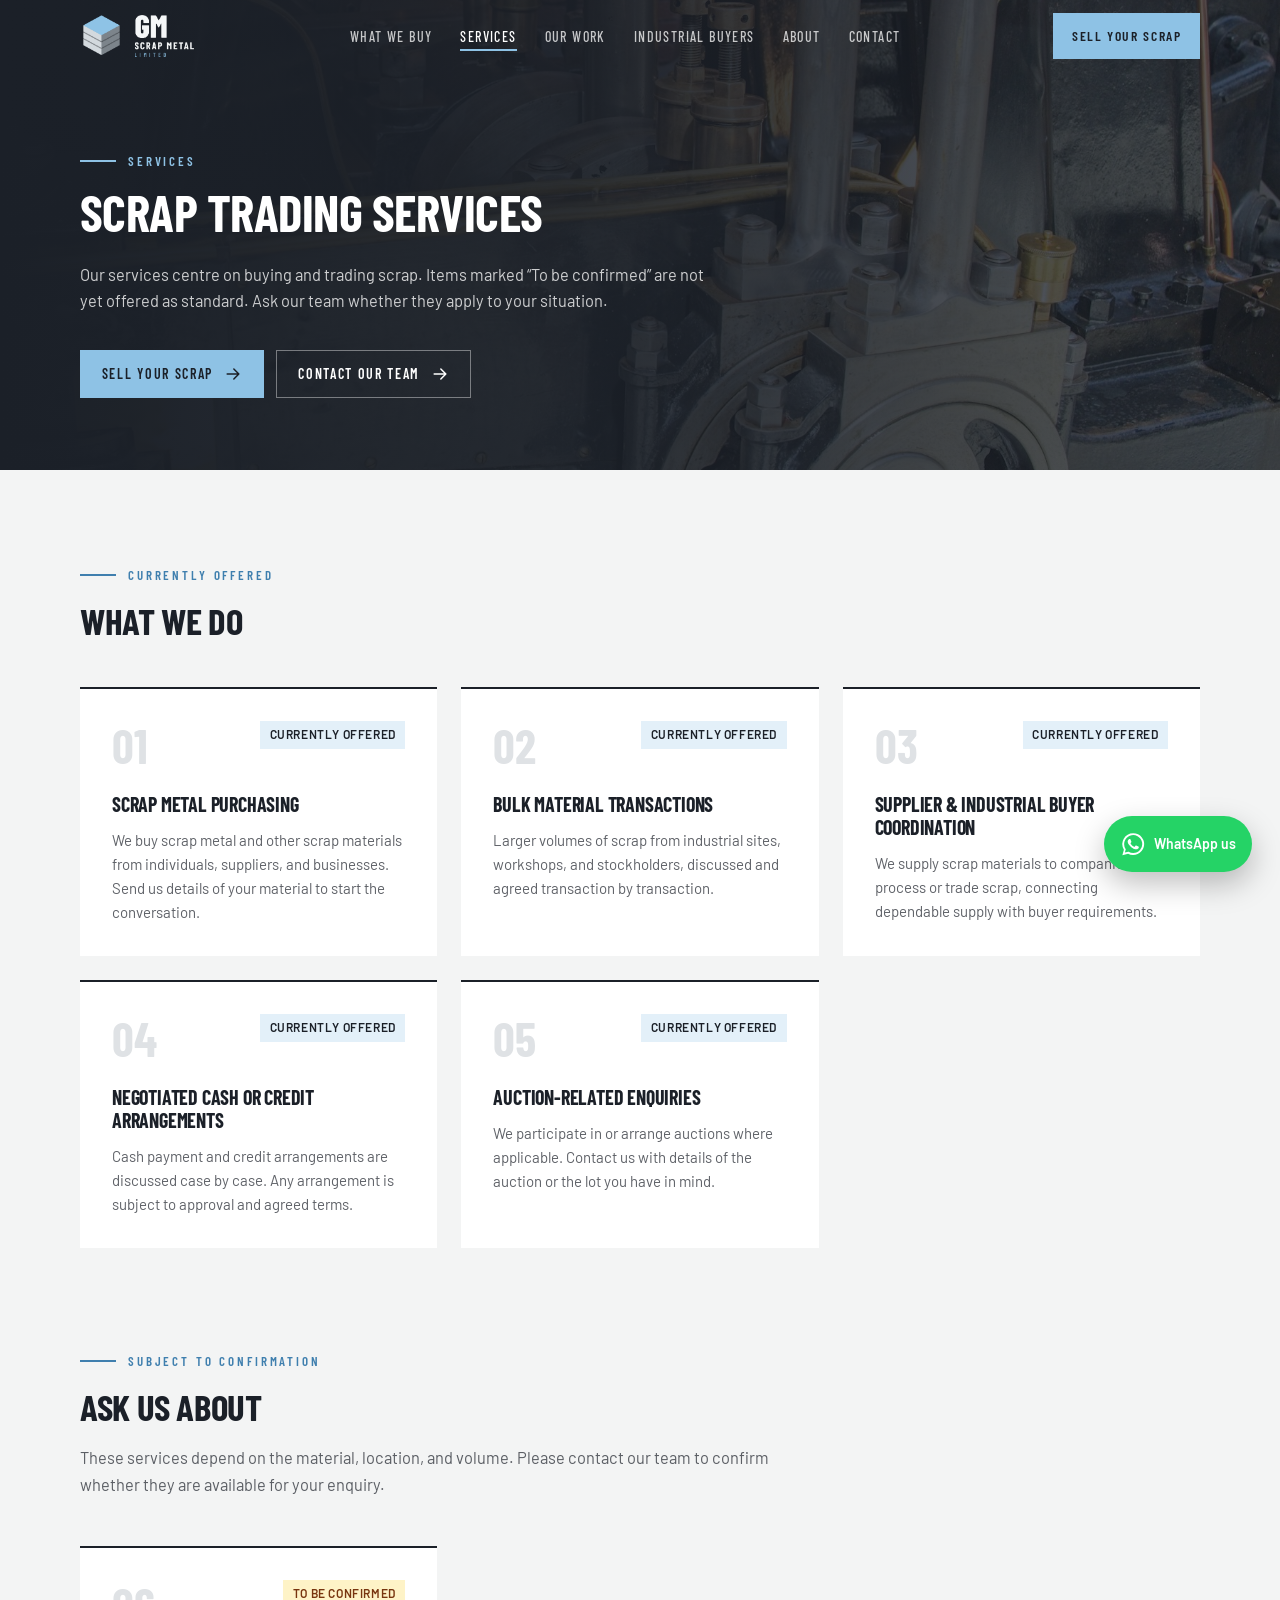
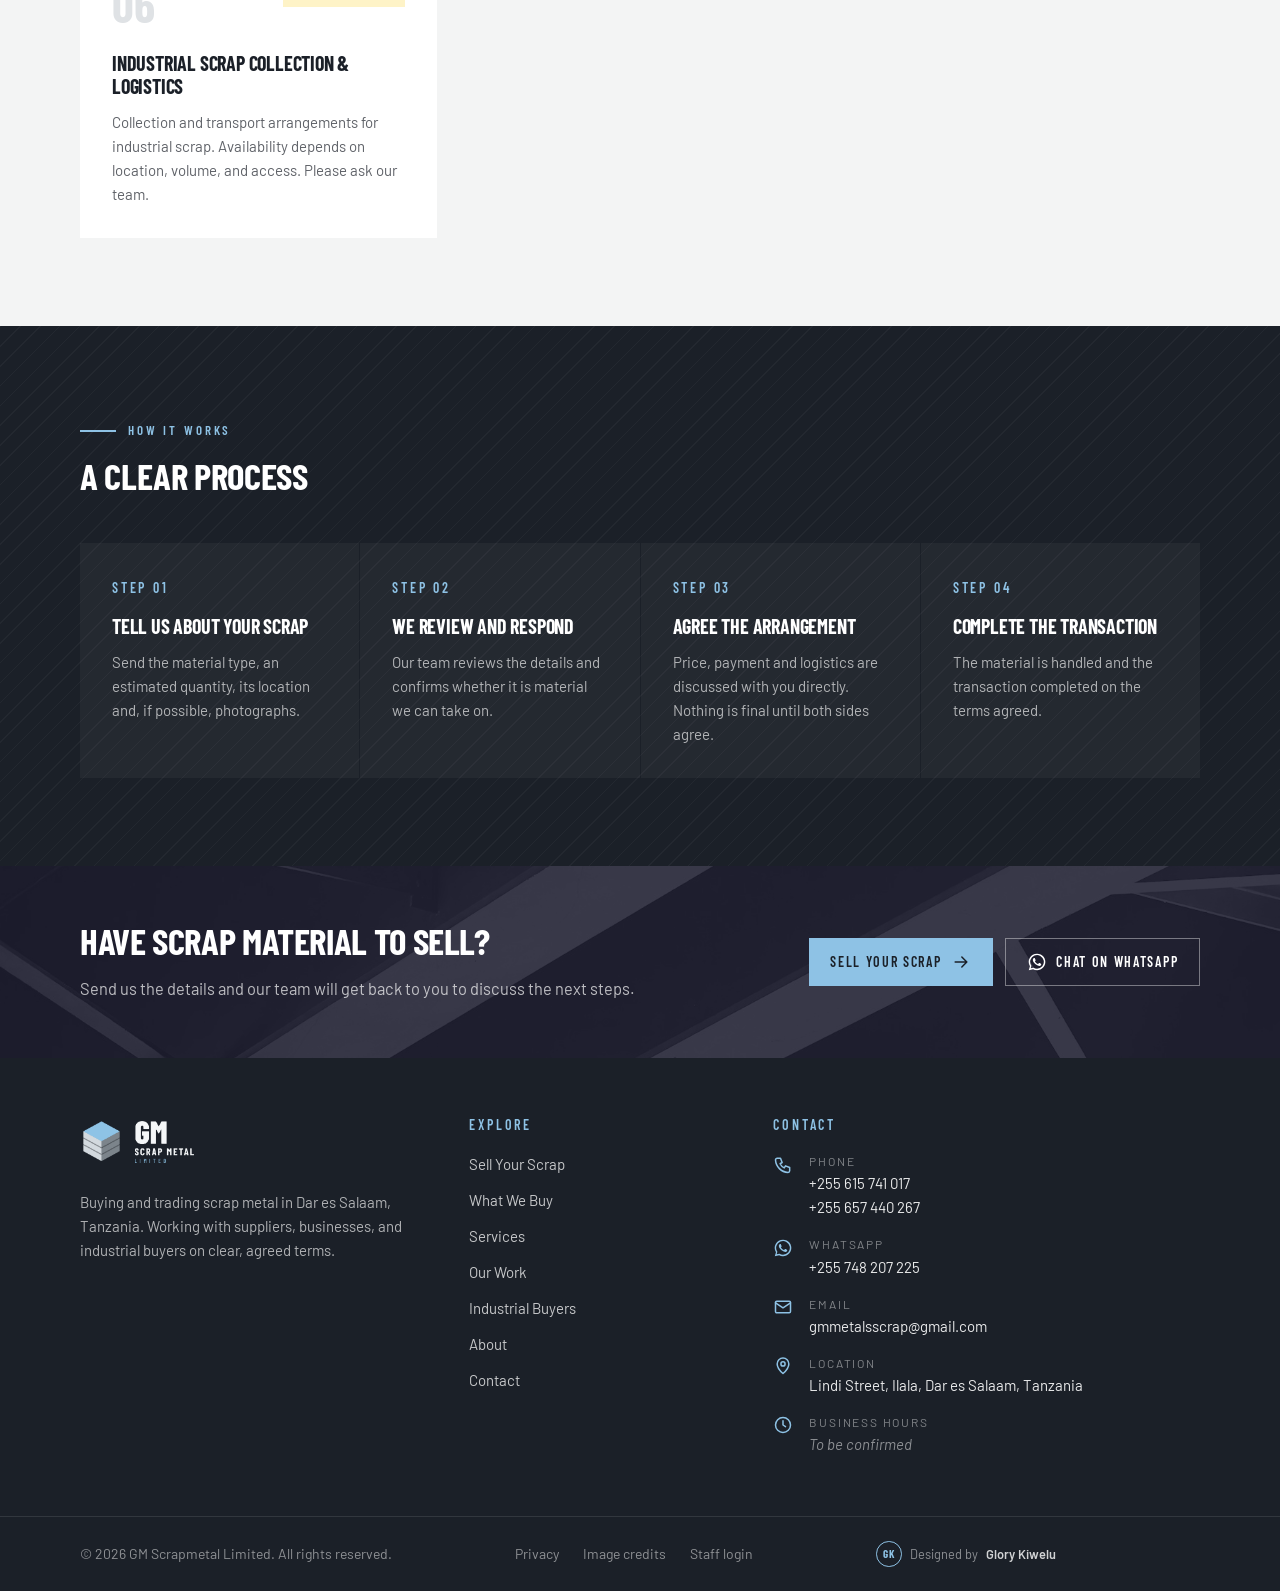
<file: services.html>
<!doctype html>
<html lang="en">
<head>
  <meta charset="utf-8">
  <meta name="viewport" content="width=device-width, initial-scale=1">
  <title>Services | GM Scrapmetal Limited</title>
  <meta name="description" content="Scrap metal purchasing, bulk material transactions, supplier and buyer coordination, auction enquiries, and negotiated cash or credit arrangements in Tanzania.">
  <meta name="theme-color" content="#1B2028">
  <link rel="icon" href="images/favicon.svg" type="image/svg+xml">
  <link rel="preconnect" href="https://fonts.googleapis.com">
  <link rel="preconnect" href="https://fonts.gstatic.com" crossorigin>
  <link rel="stylesheet" href="https://fonts.googleapis.com/css2?family=Barlow:wght@400;500;600&family=Barlow+Condensed:wght@500;600;700&display=swap">
  <link rel="stylesheet" href="css/style.css">
</head>
<body>

  <!-- ================= HEADER ================= -->
  <header class="site-header">
    <a class="skip-link" href="#main">Skip to content</a>
    <div class="container header-inner">
      <a href="index.html" class="logo" aria-label="GM Scrapmetal Limited, home">
        <img src="images/logo.png" alt="GM Scrapmetal Limited" width="1533" height="628">
      </a>
      <nav class="main-nav" aria-label="Main">
        <ul>
          <li><a href="what-we-buy.html">What We Buy</a></li>
          <li><a href="services.html">Services</a></li>
          <li><a href="gallery.html">Our Work</a></li>
          <li><a href="industrial-buyers.html">Industrial Buyers</a></li>
          <li><a href="about.html">About</a></li>
          <li><a href="contact.html">Contact</a></li>
        </ul>
      </nav>
      <div class="header-actions">
        <a href="sell-your-scrap.html" class="btn btn-primary btn-sm header-cta">Sell Your Scrap</a>
        <button type="button" class="menu-toggle" aria-expanded="false" aria-controls="mobile-menu">
          <span class="sr-only">Open menu</span>
          <svg class="icon icon-open" viewBox="0 0 24 24" aria-hidden="true"><path d="M4 7h16M4 12h16M4 17h16"/></svg>
          <svg class="icon icon-close" viewBox="0 0 24 24" aria-hidden="true"><path d="M6 6l12 12M18 6 6 18"/></svg>
        </button>
      </div>
    </div>
    <div class="mobile-menu" id="mobile-menu" hidden>
      <nav aria-label="Mobile">
        <ul>
          <li><a href="what-we-buy.html">What We Buy</a></li>
          <li><a href="services.html">Services</a></li>
          <li><a href="gallery.html">Our Work</a></li>
          <li><a href="industrial-buyers.html">Industrial Buyers</a></li>
          <li><a href="about.html">About</a></li>
          <li><a href="contact.html">Contact</a></li>
        </ul>
        <a href="sell-your-scrap.html" class="btn btn-primary btn-block">Sell Your Scrap</a>
      </nav>
    </div>
  </header>

  <main id="main">

    <section class="page-hero">
      <img class="page-hero-bg" src="images/stock/obsolete-machinery.jpg" alt="">
      <div class="container">
        <p class="eyebrow">Services</p>
        <h1>Scrap trading services</h1>
        <p class="intro">Our services centre on buying and trading scrap. Items marked “To be confirmed” are not yet offered as standard. Ask our team whether they apply to your situation.</p>
        <div class="btn-row">
          <a href="sell-your-scrap.html" class="btn btn-primary">Sell Your Scrap <svg class="icon arrow" viewBox="0 0 24 24" aria-hidden="true"><path d="M5 12h14M13 6l6 6-6 6"/></svg></a>
          <a href="contact.html" class="btn btn-outline-light">Contact Our Team <svg class="icon arrow" viewBox="0 0 24 24" aria-hidden="true"><path d="M5 12h14M13 6l6 6-6 6"/></svg></a>
        </div>
      </div>
    </section>

    <section class="section section-grey">
      <div class="container">
        <div class="reveal">
          <p class="eyebrow">Currently offered</p>
          <h2>What we do</h2>
        </div>
        <div class="grid grid-3" style="margin-top: 3rem">
          <article class="service-card reveal">
            <div class="card-top"><span class="big-number">01</span><span class="badge badge-offered">Currently offered</span></div>
            <h3>Scrap metal purchasing</h3>
            <p>We buy scrap metal and other scrap materials from individuals, suppliers, and businesses. Send us details of your material to start the conversation.</p>
          </article>
          <article class="service-card reveal">
            <div class="card-top"><span class="big-number">02</span><span class="badge badge-offered">Currently offered</span></div>
            <h3>Bulk material transactions</h3>
            <p>Larger volumes of scrap from industrial sites, workshops, and stockholders, discussed and agreed transaction by transaction.</p>
          </article>
          <article class="service-card reveal">
            <div class="card-top"><span class="big-number">03</span><span class="badge badge-offered">Currently offered</span></div>
            <h3>Supplier &amp; industrial buyer coordination</h3>
            <p>We supply scrap materials to companies that process or trade scrap, connecting dependable supply with buyer requirements.</p>
          </article>
          <article class="service-card reveal">
            <div class="card-top"><span class="big-number">04</span><span class="badge badge-offered">Currently offered</span></div>
            <h3>Negotiated cash or credit arrangements</h3>
            <p>Cash payment and credit arrangements are discussed case by case. Any arrangement is subject to approval and agreed terms.</p>
          </article>
          <article class="service-card reveal">
            <div class="card-top"><span class="big-number">05</span><span class="badge badge-offered">Currently offered</span></div>
            <h3>Auction-related enquiries</h3>
            <p>We participate in or arrange auctions where applicable. Contact us with details of the auction or the lot you have in mind.</p>
          </article>
        </div>

        <div class="reveal" style="margin-top: 6rem">
          <p class="eyebrow">Subject to confirmation</p>
          <h2>Ask us about</h2>
          <p class="lead">These services depend on the material, location, and volume. Please contact our team to confirm whether they are available for your enquiry.</p>
        </div>
        <div class="grid grid-3" style="margin-top: 3rem">
          <article class="service-card reveal">
            <div class="card-top"><span class="big-number">06</span><span class="badge badge-confirm">To be confirmed</span></div>
            <h3>Industrial scrap collection &amp; logistics</h3>
            <p>Collection and transport arrangements for industrial scrap. Availability depends on location, volume, and access. Please ask our team.</p>
          </article>
        </div>
      </div>
    </section>

    <section class="section section-dark hatch">
      <div class="container">
        <div class="reveal">
          <p class="eyebrow">How it works</p>
          <h2>A clear process</h2>
        </div>
        <ol class="steps" style="margin-top: 3rem">
          <li class="reveal"><span class="step-label">Step 01</span><h3>Tell us about your scrap</h3><p>Send the material type, an estimated quantity, its location and, if possible, photographs.</p></li>
          <li class="reveal"><span class="step-label">Step 02</span><h3>We review and respond</h3><p>Our team reviews the details and confirms whether it is material we can take on.</p></li>
          <li class="reveal"><span class="step-label">Step 03</span><h3>Agree the arrangement</h3><p>Price, payment and logistics are discussed with you directly. Nothing is final until both sides agree.</p></li>
          <li class="reveal"><span class="step-label">Step 04</span><h3>Complete the transaction</h3><p>The material is handled and the transaction completed on the terms agreed.</p></li>
        </ol>
      </div>
    </section>

    <section class="cta-band">
      <img src="images/stock/steel-beams.jpg" alt="" loading="lazy">
      <div class="container">
        <div class="reveal">
          <h2>Have scrap material to sell?</h2>
          <p>Send us the details and our team will get back to you to discuss the next steps.</p>
        </div>
        <div class="btn-row reveal">
          <a href="sell-your-scrap.html" class="btn btn-primary">Sell Your Scrap <svg class="icon arrow" viewBox="0 0 24 24" aria-hidden="true"><path d="M5 12h14M13 6l6 6-6 6"/></svg></a>
          <a class="btn btn-outline-light" data-whatsapp="supplier"><svg class="icon icon-fill" viewBox="0 0 24 24" aria-hidden="true"><path d="M12.04 2a9.9 9.9 0 0 0-8.5 15l-1.4 5 5.2-1.4A9.9 9.9 0 1 0 12.04 2Zm0 18.1a8.2 8.2 0 0 1-4.2-1.15l-.3-.18-3.1.82.83-3-.2-.31a8.2 8.2 0 1 1 6.97 3.82Zm4.5-6.14c-.25-.12-1.47-.72-1.7-.8-.23-.09-.4-.13-.56.12-.17.25-.64.8-.79.97-.14.17-.29.19-.54.06a6.7 6.7 0 0 1-1.97-1.22 7.4 7.4 0 0 1-1.37-1.7c-.14-.25 0-.38.11-.5.11-.11.25-.29.37-.43.13-.15.17-.25.25-.42.08-.17.04-.31-.02-.44-.06-.12-.56-1.35-.77-1.85-.2-.48-.4-.42-.56-.43h-.48a.92.92 0 0 0-.66.31 2.8 2.8 0 0 0-.87 2.07 4.85 4.85 0 0 0 1.02 2.57 11.1 11.1 0 0 0 4.25 3.76c.6.26 1.06.41 1.42.52.6.19 1.14.16 1.57.1.48-.07 1.47-.6 1.68-1.18.2-.58.2-1.08.14-1.18-.06-.1-.23-.17-.48-.29Z"/></svg> Chat on WhatsApp</a>
        </div>
      </div>
    </section>

  </main>

  <!-- ================= FOOTER ================= -->
  <footer class="site-footer hatch">
    <div class="container footer-grid">
      <div>
        <a href="index.html" class="footer-logo"><img src="images/logo.png" alt="GM Scrapmetal Limited" width="1533" height="628" loading="lazy"></a>
        <p class="footer-about">Buying and trading scrap metal in Dar es Salaam, Tanzania. Working with suppliers, businesses, and industrial buyers on clear, agreed terms.</p>
      </div>
      <nav aria-label="Footer">
        <h2 class="footer-title">Explore</h2>
        <ul class="footer-links">
          <li><a href="sell-your-scrap.html">Sell Your Scrap</a></li>
          <li><a href="what-we-buy.html">What We Buy</a></li>
          <li><a href="services.html">Services</a></li>
          <li><a href="gallery.html">Our Work</a></li>
          <li><a href="industrial-buyers.html">Industrial Buyers</a></li>
          <li><a href="about.html">About</a></li>
          <li><a href="contact.html">Contact</a></li>
        </ul>
      </nav>
      <div>
        <h2 class="footer-title">Contact</h2>
        <ul class="footer-contact">
          <li><svg class="icon" viewBox="0 0 24 24" aria-hidden="true"><path d="M5 4h4l2 5-2.5 1.5a11 11 0 0 0 5 5L15 13l5 2v4a2 2 0 0 1-2 2A16 16 0 0 1 3 6a2 2 0 0 1 2-2"/></svg>
            <div><small>Phone</small><span data-field="phones"></span></div></li>
          <li><svg class="icon icon-fill" viewBox="0 0 24 24" aria-hidden="true"><path d="M12.04 2a9.9 9.9 0 0 0-8.5 15l-1.4 5 5.2-1.4A9.9 9.9 0 1 0 12.04 2Zm0 18.1a8.2 8.2 0 0 1-4.2-1.15l-.3-.18-3.1.82.83-3-.2-.31a8.2 8.2 0 1 1 6.97 3.82Zm4.5-6.14c-.25-.12-1.47-.72-1.7-.8-.23-.09-.4-.13-.56.12-.17.25-.64.8-.79.97-.14.17-.29.19-.54.06a6.7 6.7 0 0 1-1.97-1.22 7.4 7.4 0 0 1-1.37-1.7c-.14-.25 0-.38.11-.5.11-.11.25-.29.37-.43.13-.15.17-.25.25-.42.08-.17.04-.31-.02-.44-.06-.12-.56-1.35-.77-1.85-.2-.48-.4-.42-.56-.43h-.48a.92.92 0 0 0-.66.31 2.8 2.8 0 0 0-.87 2.07 4.85 4.85 0 0 0 1.02 2.57 11.1 11.1 0 0 0 4.25 3.76c.6.26 1.06.41 1.42.52.6.19 1.14.16 1.57.1.48-.07 1.47-.6 1.68-1.18.2-.58.2-1.08.14-1.18-.06-.1-.23-.17-.48-.29Z"/></svg>
            <div><small>WhatsApp</small><a data-field="whatsapp"></a></div></li>
          <li><svg class="icon" viewBox="0 0 24 24" aria-hidden="true"><rect x="3" y="5" width="18" height="14" rx="1.5"/><path d="m3 7 9 6 9-6"/></svg>
            <div><small>Email</small><a data-field="email"></a></div></li>
          <li><svg class="icon" viewBox="0 0 24 24" aria-hidden="true"><path d="M12 21s-7-6.1-7-11.5a7 7 0 0 1 14 0C19 14.9 12 21 12 21Z"/><circle cx="12" cy="9.5" r="2.5"/></svg>
            <div><small>Location</small><span data-field="address"></span></div></li>
          <li><svg class="icon" viewBox="0 0 24 24" aria-hidden="true"><circle cx="12" cy="12" r="9"/><path d="M12 7v5l3 2"/></svg>
            <div><small>Business hours</small><span data-field="businessHours"></span></div></li>
        </ul>
      </div>
    </div>
    <div class="footer-bottom">
      <div class="container">
        <p>© <span data-year></span> GM Scrapmetal Limited. All rights reserved.</p>
        <nav aria-label="Legal"><a href="privacy.html">Privacy</a><a href="about.html#image-credits">Image credits</a><a href="admin.html" rel="nofollow">Staff login</a></nav>
        <p class="designer-credit"><span class="designer-mark" aria-hidden="true">GK</span>Designed by <strong>Glory Kiwelu</strong></p>
      </div>
    </div>
  </footer>

  <!-- Floating WhatsApp button (on every page) -->
  <a class="whatsapp-float" data-whatsapp="general">
    <svg class="icon icon-fill" viewBox="0 0 24 24" aria-hidden="true"><path d="M12.04 2a9.9 9.9 0 0 0-8.5 15l-1.4 5 5.2-1.4A9.9 9.9 0 1 0 12.04 2Zm0 18.1a8.2 8.2 0 0 1-4.2-1.15l-.3-.18-3.1.82.83-3-.2-.31a8.2 8.2 0 1 1 6.97 3.82Zm4.5-6.14c-.25-.12-1.47-.72-1.7-.8-.23-.09-.4-.13-.56.12-.17.25-.64.8-.79.97-.14.17-.29.19-.54.06a6.7 6.7 0 0 1-1.97-1.22 7.4 7.4 0 0 1-1.37-1.7c-.14-.25 0-.38.11-.5.11-.11.25-.29.37-.43.13-.15.17-.25.25-.42.08-.17.04-.31-.02-.44-.06-.12-.56-1.35-.77-1.85-.2-.48-.4-.42-.56-.43h-.48a.92.92 0 0 0-.66.31 2.8 2.8 0 0 0-.87 2.07 4.85 4.85 0 0 0 1.02 2.57 11.1 11.1 0 0 0 4.25 3.76c.6.26 1.06.41 1.42.52.6.19 1.14.16 1.57.1.48-.07 1.47-.6 1.68-1.18.2-.58.2-1.08.14-1.18-.06-.1-.23-.17-.48-.29Z"/></svg>
    <span class="label">WhatsApp us</span>
    <span class="sr-only">Chat with us on WhatsApp (opens in a new tab)</span>
  </a>

  <script src="js/config.js"></script>
  <script src="js/main.js"></script>
</body>
</html>
</file>
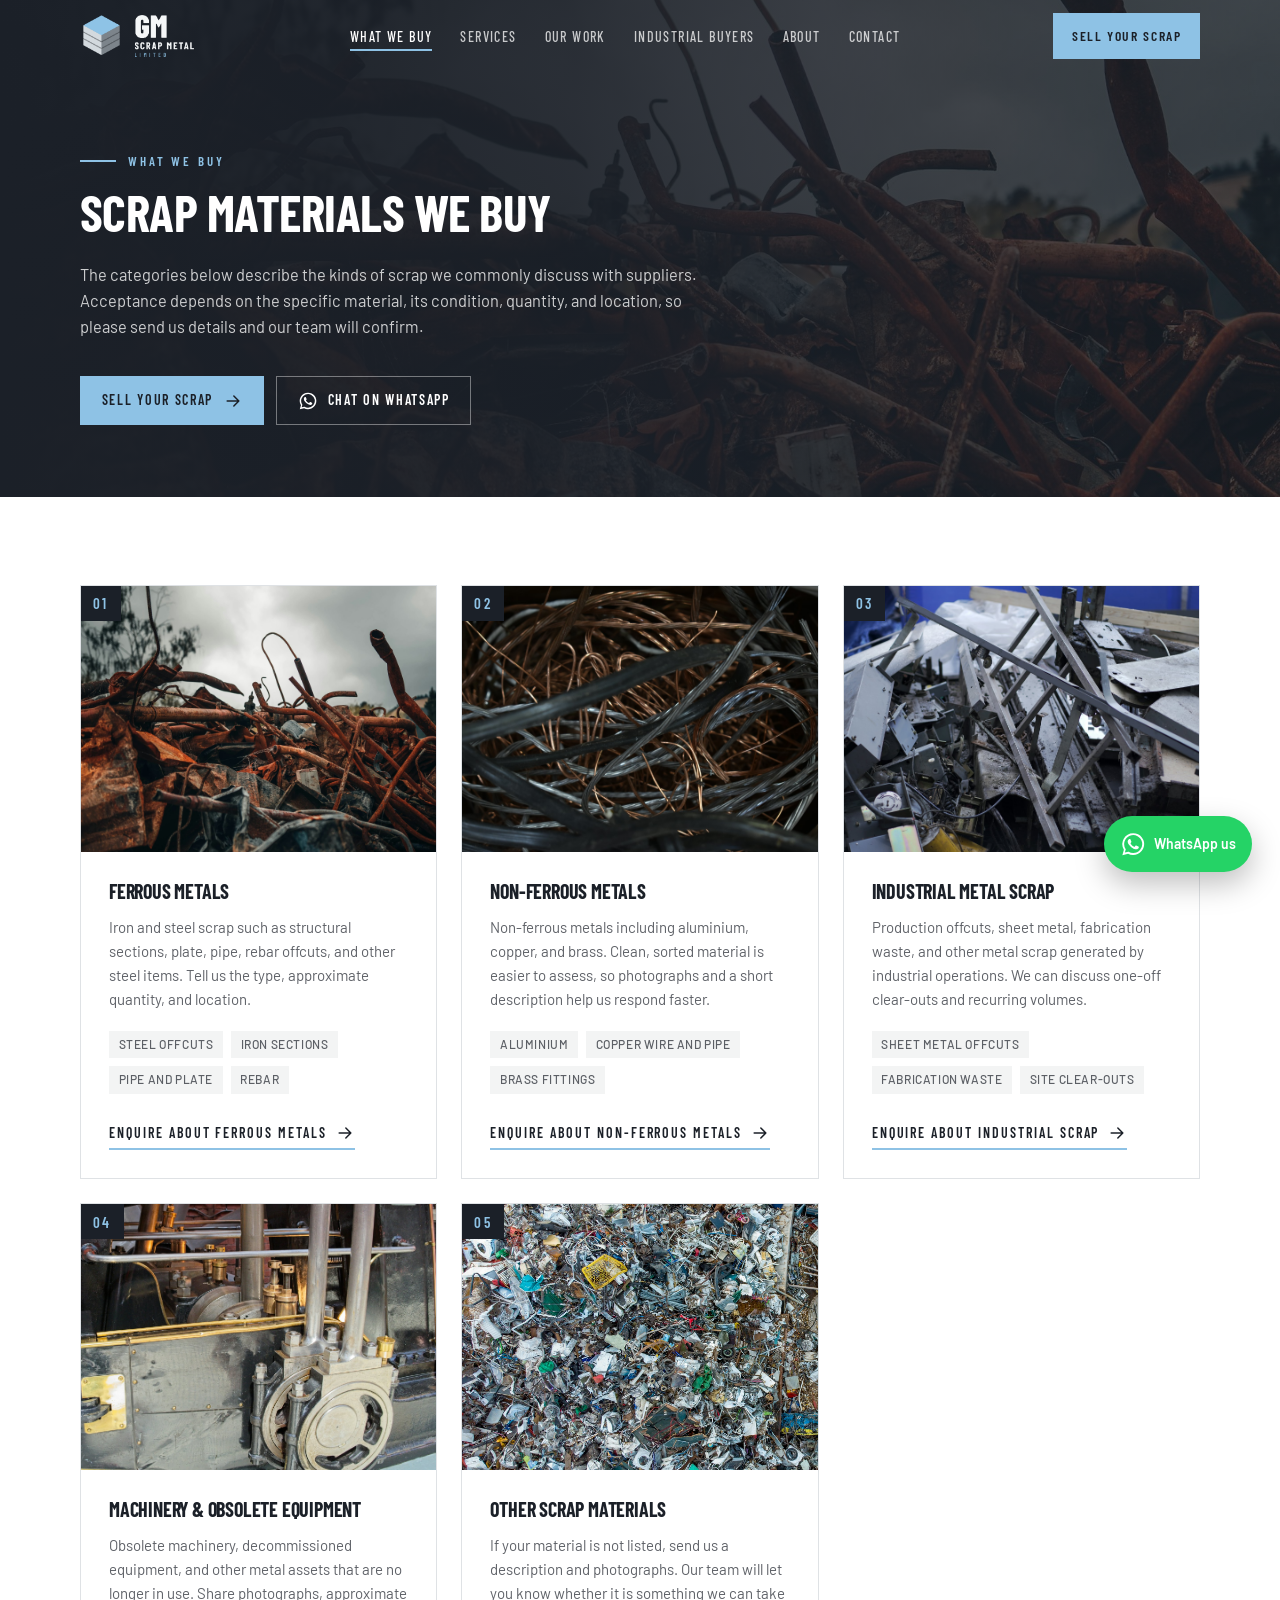
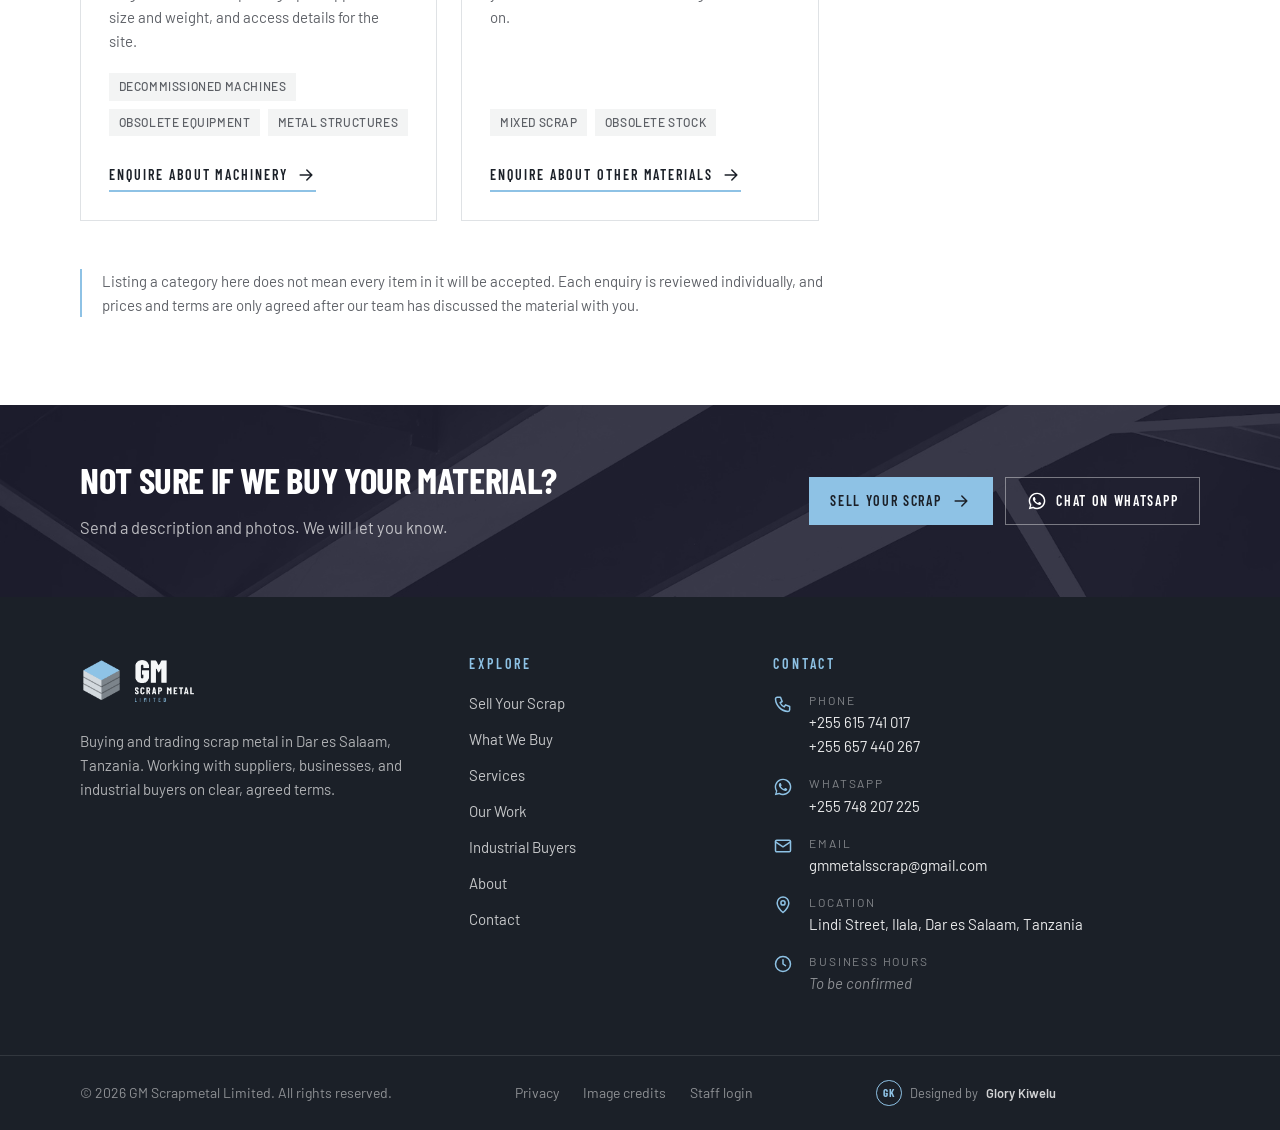
<file: what-we-buy.html>
<!doctype html>
<html lang="en">
<head>
  <meta charset="utf-8">
  <meta name="viewport" content="width=device-width, initial-scale=1">
  <title>What We Buy | GM Scrapmetal Limited</title>
  <meta name="description" content="Ferrous and non-ferrous scrap metal, industrial scrap, and obsolete machinery. See the scrap materials GM Scrapmetal Limited discusses with suppliers in Tanzania.">
  <meta name="theme-color" content="#1B2028">
  <link rel="icon" href="images/favicon.svg" type="image/svg+xml">
  <link rel="preconnect" href="https://fonts.googleapis.com">
  <link rel="preconnect" href="https://fonts.gstatic.com" crossorigin>
  <link rel="stylesheet" href="https://fonts.googleapis.com/css2?family=Barlow:wght@400;500;600&family=Barlow+Condensed:wght@500;600;700&display=swap">
  <link rel="stylesheet" href="css/style.css">
</head>
<body>

  <!-- ================= HEADER ================= -->
  <header class="site-header">
    <a class="skip-link" href="#main">Skip to content</a>
    <div class="container header-inner">
      <a href="index.html" class="logo" aria-label="GM Scrapmetal Limited, home">
        <img src="images/logo.png" alt="GM Scrapmetal Limited" width="1533" height="628">
      </a>
      <nav class="main-nav" aria-label="Main">
        <ul>
          <li><a href="what-we-buy.html">What We Buy</a></li>
          <li><a href="services.html">Services</a></li>
          <li><a href="gallery.html">Our Work</a></li>
          <li><a href="industrial-buyers.html">Industrial Buyers</a></li>
          <li><a href="about.html">About</a></li>
          <li><a href="contact.html">Contact</a></li>
        </ul>
      </nav>
      <div class="header-actions">
        <a href="sell-your-scrap.html" class="btn btn-primary btn-sm header-cta">Sell Your Scrap</a>
        <button type="button" class="menu-toggle" aria-expanded="false" aria-controls="mobile-menu">
          <span class="sr-only">Open menu</span>
          <svg class="icon icon-open" viewBox="0 0 24 24" aria-hidden="true"><path d="M4 7h16M4 12h16M4 17h16"/></svg>
          <svg class="icon icon-close" viewBox="0 0 24 24" aria-hidden="true"><path d="M6 6l12 12M18 6 6 18"/></svg>
        </button>
      </div>
    </div>
    <div class="mobile-menu" id="mobile-menu" hidden>
      <nav aria-label="Mobile">
        <ul>
          <li><a href="what-we-buy.html">What We Buy</a></li>
          <li><a href="services.html">Services</a></li>
          <li><a href="gallery.html">Our Work</a></li>
          <li><a href="industrial-buyers.html">Industrial Buyers</a></li>
          <li><a href="about.html">About</a></li>
          <li><a href="contact.html">Contact</a></li>
        </ul>
        <a href="sell-your-scrap.html" class="btn btn-primary btn-block">Sell Your Scrap</a>
      </nav>
    </div>
  </header>

  <main id="main">

    <section class="page-hero">
      <img class="page-hero-bg" src="images/stock/ferrous-rusty-steel.jpg" alt="">
      <div class="container">
        <p class="eyebrow">What we buy</p>
        <h1>Scrap materials we buy</h1>
        <p class="intro">The categories below describe the kinds of scrap we commonly discuss with suppliers. Acceptance depends on the specific material, its condition, quantity, and location, so please send us details and our team will confirm.</p>
        <div class="btn-row">
          <a href="sell-your-scrap.html" class="btn btn-primary">Sell Your Scrap <svg class="icon arrow" viewBox="0 0 24 24" aria-hidden="true"><path d="M5 12h14M13 6l6 6-6 6"/></svg></a>
          <a class="btn btn-outline-light" data-whatsapp="supplier"><svg class="icon icon-fill" viewBox="0 0 24 24" aria-hidden="true"><path d="M12.04 2a9.9 9.9 0 0 0-8.5 15l-1.4 5 5.2-1.4A9.9 9.9 0 1 0 12.04 2Zm0 18.1a8.2 8.2 0 0 1-4.2-1.15l-.3-.18-3.1.82.83-3-.2-.31a8.2 8.2 0 1 1 6.97 3.82Zm4.5-6.14c-.25-.12-1.47-.72-1.7-.8-.23-.09-.4-.13-.56.12-.17.25-.64.8-.79.97-.14.17-.29.19-.54.06a6.7 6.7 0 0 1-1.97-1.22 7.4 7.4 0 0 1-1.37-1.7c-.14-.25 0-.38.11-.5.11-.11.25-.29.37-.43.13-.15.17-.25.25-.42.08-.17.04-.31-.02-.44-.06-.12-.56-1.35-.77-1.85-.2-.48-.4-.42-.56-.43h-.48a.92.92 0 0 0-.66.31 2.8 2.8 0 0 0-.87 2.07 4.85 4.85 0 0 0 1.02 2.57 11.1 11.1 0 0 0 4.25 3.76c.6.26 1.06.41 1.42.52.6.19 1.14.16 1.57.1.48-.07 1.47-.6 1.68-1.18.2-.58.2-1.08.14-1.18-.06-.1-.23-.17-.48-.29Z"/></svg> Chat on WhatsApp</a>
        </div>
      </div>
    </section>

    <section class="section">
      <div class="container">
        <!-- To add, remove or change a category, copy or edit one <article> block below. -->
        <div class="grid grid-3">

          <article class="material-card reveal">
            <div class="card-image">
              <img src="images/stock/ferrous-rusty-steel.jpg" alt="Heap of rusted steel pipes and scrap iron" loading="lazy">
              <span class="card-number">01</span>
            </div>
            <div class="card-body">
              <h3>Ferrous metals</h3>
              <p>Iron and steel scrap such as structural sections, plate, pipe, rebar offcuts, and other steel items. Tell us the type, approximate quantity, and location.</p>
              <ul class="tags"><li>Steel offcuts</li><li>Iron sections</li><li>Pipe and plate</li><li>Rebar</li></ul>
              <a class="card-link" href="sell-your-scrap.html?material=Ferrous%20metals">Enquire about ferrous metals <svg class="icon arrow" viewBox="0 0 24 24" aria-hidden="true"><path d="M5 12h14M13 6l6 6-6 6"/></svg></a>
            </div>
          </article>

          <article class="material-card reveal">
            <div class="card-image">
              <img src="images/stock/non-ferrous-wire.jpg" alt="Tangle of copper and aluminium wire scrap" loading="lazy">
              <span class="card-number">02</span>
            </div>
            <div class="card-body">
              <h3>Non-ferrous metals</h3>
              <p>Non-ferrous metals including aluminium, copper, and brass. Clean, sorted material is easier to assess, so photographs and a short description help us respond faster.</p>
              <ul class="tags"><li>Aluminium</li><li>Copper wire and pipe</li><li>Brass fittings</li></ul>
              <a class="card-link" href="sell-your-scrap.html?material=Non-ferrous%20metals">Enquire about non-ferrous metals <svg class="icon arrow" viewBox="0 0 24 24" aria-hidden="true"><path d="M5 12h14M13 6l6 6-6 6"/></svg></a>
            </div>
          </article>

          <article class="material-card reveal">
            <div class="card-image">
              <img src="images/stock/industrial-sheet-scrap.jpg" alt="Pile of industrial sheet metal and angle iron offcuts" loading="lazy">
              <span class="card-number">03</span>
            </div>
            <div class="card-body">
              <h3>Industrial metal scrap</h3>
              <p>Production offcuts, sheet metal, fabrication waste, and other metal scrap generated by industrial operations. We can discuss one-off clear-outs and recurring volumes.</p>
              <ul class="tags"><li>Sheet metal offcuts</li><li>Fabrication waste</li><li>Site clear-outs</li></ul>
              <a class="card-link" href="sell-your-scrap.html?material=Industrial%20metal%20scrap">Enquire about industrial scrap <svg class="icon arrow" viewBox="0 0 24 24" aria-hidden="true"><path d="M5 12h14M13 6l6 6-6 6"/></svg></a>
            </div>
          </article>

          <article class="material-card reveal">
            <div class="card-image">
              <img src="images/stock/obsolete-machinery.jpg" alt="Close view of old industrial machinery with pipes and gears" loading="lazy">
              <span class="card-number">04</span>
            </div>
            <div class="card-body">
              <h3>Machinery &amp; obsolete equipment</h3>
              <p>Obsolete machinery, decommissioned equipment, and other metal assets that are no longer in use. Share photographs, approximate size and weight, and access details for the site.</p>
              <ul class="tags"><li>Decommissioned machines</li><li>Obsolete equipment</li><li>Metal structures</li></ul>
              <a class="card-link" href="sell-your-scrap.html?material=Machinery%20%26%20obsolete%20equipment">Enquire about machinery <svg class="icon arrow" viewBox="0 0 24 24" aria-hidden="true"><path d="M5 12h14M13 6l6 6-6 6"/></svg></a>
            </div>
          </article>

          <article class="material-card reveal">
            <div class="card-image">
              <img src="images/stock/mixed-scrap-aerial.jpg" alt="Aerial view of a large pile of mixed scrap metal" loading="lazy">
              <span class="card-number">05</span>
            </div>
            <div class="card-body">
              <h3>Other scrap materials</h3>
              <p>If your material is not listed, send us a description and photographs. Our team will let you know whether it is something we can take on.</p>
              <ul class="tags"><li>Mixed scrap</li><li>Obsolete stock</li></ul>
              <a class="card-link" href="sell-your-scrap.html?material=Other%20scrap%20materials">Enquire about other materials <svg class="icon arrow" viewBox="0 0 24 24" aria-hidden="true"><path d="M5 12h14M13 6l6 6-6 6"/></svg></a>
            </div>
          </article>

        </div>

        <p class="note reveal">Listing a category here does not mean every item in it will be accepted. Each enquiry is reviewed individually, and prices and terms are only agreed after our team has discussed the material with you.</p>
      </div>
    </section>

    <section class="cta-band">
      <img src="images/stock/steel-beams.jpg" alt="" loading="lazy">
      <div class="container">
        <div class="reveal">
          <h2>Not sure if we buy your material?</h2>
          <p>Send a description and photos. We will let you know.</p>
        </div>
        <div class="btn-row reveal">
          <a href="sell-your-scrap.html" class="btn btn-primary">Sell Your Scrap <svg class="icon arrow" viewBox="0 0 24 24" aria-hidden="true"><path d="M5 12h14M13 6l6 6-6 6"/></svg></a>
          <a class="btn btn-outline-light" data-whatsapp="supplier"><svg class="icon icon-fill" viewBox="0 0 24 24" aria-hidden="true"><path d="M12.04 2a9.9 9.9 0 0 0-8.5 15l-1.4 5 5.2-1.4A9.9 9.9 0 1 0 12.04 2Zm0 18.1a8.2 8.2 0 0 1-4.2-1.15l-.3-.18-3.1.82.83-3-.2-.31a8.2 8.2 0 1 1 6.97 3.82Zm4.5-6.14c-.25-.12-1.47-.72-1.7-.8-.23-.09-.4-.13-.56.12-.17.25-.64.8-.79.97-.14.17-.29.19-.54.06a6.7 6.7 0 0 1-1.97-1.22 7.4 7.4 0 0 1-1.37-1.7c-.14-.25 0-.38.11-.5.11-.11.25-.29.37-.43.13-.15.17-.25.25-.42.08-.17.04-.31-.02-.44-.06-.12-.56-1.35-.77-1.85-.2-.48-.4-.42-.56-.43h-.48a.92.92 0 0 0-.66.31 2.8 2.8 0 0 0-.87 2.07 4.85 4.85 0 0 0 1.02 2.57 11.1 11.1 0 0 0 4.25 3.76c.6.26 1.06.41 1.42.52.6.19 1.14.16 1.57.1.48-.07 1.47-.6 1.68-1.18.2-.58.2-1.08.14-1.18-.06-.1-.23-.17-.48-.29Z"/></svg> Chat on WhatsApp</a>
        </div>
      </div>
    </section>

  </main>

  <!-- ================= FOOTER ================= -->
  <footer class="site-footer hatch">
    <div class="container footer-grid">
      <div>
        <a href="index.html" class="footer-logo"><img src="images/logo.png" alt="GM Scrapmetal Limited" width="1533" height="628" loading="lazy"></a>
        <p class="footer-about">Buying and trading scrap metal in Dar es Salaam, Tanzania. Working with suppliers, businesses, and industrial buyers on clear, agreed terms.</p>
      </div>
      <nav aria-label="Footer">
        <h2 class="footer-title">Explore</h2>
        <ul class="footer-links">
          <li><a href="sell-your-scrap.html">Sell Your Scrap</a></li>
          <li><a href="what-we-buy.html">What We Buy</a></li>
          <li><a href="services.html">Services</a></li>
          <li><a href="gallery.html">Our Work</a></li>
          <li><a href="industrial-buyers.html">Industrial Buyers</a></li>
          <li><a href="about.html">About</a></li>
          <li><a href="contact.html">Contact</a></li>
        </ul>
      </nav>
      <div>
        <h2 class="footer-title">Contact</h2>
        <ul class="footer-contact">
          <li><svg class="icon" viewBox="0 0 24 24" aria-hidden="true"><path d="M5 4h4l2 5-2.5 1.5a11 11 0 0 0 5 5L15 13l5 2v4a2 2 0 0 1-2 2A16 16 0 0 1 3 6a2 2 0 0 1 2-2"/></svg>
            <div><small>Phone</small><span data-field="phones"></span></div></li>
          <li><svg class="icon icon-fill" viewBox="0 0 24 24" aria-hidden="true"><path d="M12.04 2a9.9 9.9 0 0 0-8.5 15l-1.4 5 5.2-1.4A9.9 9.9 0 1 0 12.04 2Zm0 18.1a8.2 8.2 0 0 1-4.2-1.15l-.3-.18-3.1.82.83-3-.2-.31a8.2 8.2 0 1 1 6.97 3.82Zm4.5-6.14c-.25-.12-1.47-.72-1.7-.8-.23-.09-.4-.13-.56.12-.17.25-.64.8-.79.97-.14.17-.29.19-.54.06a6.7 6.7 0 0 1-1.97-1.22 7.4 7.4 0 0 1-1.37-1.7c-.14-.25 0-.38.11-.5.11-.11.25-.29.37-.43.13-.15.17-.25.25-.42.08-.17.04-.31-.02-.44-.06-.12-.56-1.35-.77-1.85-.2-.48-.4-.42-.56-.43h-.48a.92.92 0 0 0-.66.31 2.8 2.8 0 0 0-.87 2.07 4.85 4.85 0 0 0 1.02 2.57 11.1 11.1 0 0 0 4.25 3.76c.6.26 1.06.41 1.42.52.6.19 1.14.16 1.57.1.48-.07 1.47-.6 1.68-1.18.2-.58.2-1.08.14-1.18-.06-.1-.23-.17-.48-.29Z"/></svg>
            <div><small>WhatsApp</small><a data-field="whatsapp"></a></div></li>
          <li><svg class="icon" viewBox="0 0 24 24" aria-hidden="true"><rect x="3" y="5" width="18" height="14" rx="1.5"/><path d="m3 7 9 6 9-6"/></svg>
            <div><small>Email</small><a data-field="email"></a></div></li>
          <li><svg class="icon" viewBox="0 0 24 24" aria-hidden="true"><path d="M12 21s-7-6.1-7-11.5a7 7 0 0 1 14 0C19 14.9 12 21 12 21Z"/><circle cx="12" cy="9.5" r="2.5"/></svg>
            <div><small>Location</small><span data-field="address"></span></div></li>
          <li><svg class="icon" viewBox="0 0 24 24" aria-hidden="true"><circle cx="12" cy="12" r="9"/><path d="M12 7v5l3 2"/></svg>
            <div><small>Business hours</small><span data-field="businessHours"></span></div></li>
        </ul>
      </div>
    </div>
    <div class="footer-bottom">
      <div class="container">
        <p>© <span data-year></span> GM Scrapmetal Limited. All rights reserved.</p>
        <nav aria-label="Legal"><a href="privacy.html">Privacy</a><a href="about.html#image-credits">Image credits</a><a href="admin.html" rel="nofollow">Staff login</a></nav>
        <p class="designer-credit"><span class="designer-mark" aria-hidden="true">GK</span>Designed by <strong>Glory Kiwelu</strong></p>
      </div>
    </div>
  </footer>

  <!-- Floating WhatsApp button (on every page) -->
  <a class="whatsapp-float" data-whatsapp="general">
    <svg class="icon icon-fill" viewBox="0 0 24 24" aria-hidden="true"><path d="M12.04 2a9.9 9.9 0 0 0-8.5 15l-1.4 5 5.2-1.4A9.9 9.9 0 1 0 12.04 2Zm0 18.1a8.2 8.2 0 0 1-4.2-1.15l-.3-.18-3.1.82.83-3-.2-.31a8.2 8.2 0 1 1 6.97 3.82Zm4.5-6.14c-.25-.12-1.47-.72-1.7-.8-.23-.09-.4-.13-.56.12-.17.25-.64.8-.79.97-.14.17-.29.19-.54.06a6.7 6.7 0 0 1-1.97-1.22 7.4 7.4 0 0 1-1.37-1.7c-.14-.25 0-.38.11-.5.11-.11.25-.29.37-.43.13-.15.17-.25.25-.42.08-.17.04-.31-.02-.44-.06-.12-.56-1.35-.77-1.85-.2-.48-.4-.42-.56-.43h-.48a.92.92 0 0 0-.66.31 2.8 2.8 0 0 0-.87 2.07 4.85 4.85 0 0 0 1.02 2.57 11.1 11.1 0 0 0 4.25 3.76c.6.26 1.06.41 1.42.52.6.19 1.14.16 1.57.1.48-.07 1.47-.6 1.68-1.18.2-.58.2-1.08.14-1.18-.06-.1-.23-.17-.48-.29Z"/></svg>
    <span class="label">WhatsApp us</span>
    <span class="sr-only">Chat with us on WhatsApp (opens in a new tab)</span>
  </a>

  <script src="js/config.js"></script>
  <script src="js/main.js"></script>
</body>
</html>
</file>
<file: css/style.css>
/* =====================================================================
   GM Scrapmetal Limited: main stylesheet
   ---------------------------------------------------------------------
   Contents
     1.  Brand colours & settings (CSS variables)
     2.  Base / reset
     3.  Layout helpers
     4.  Typography
     5.  Buttons
     6.  Header & navigation
     7.  Hero sections
     8.  Sections & cards
     9.  Process steps, facts, CTA band
     10. Gallery & lightbox
     11. Forms
     12. Contact page
     13. Footer
     14. Floating WhatsApp button
     15. Scroll animations
     16. Responsive (tablet & desktop)
   ===================================================================== */

/* 1. BRAND COLOURS & SETTINGS --------------------------------------- */
:root {
  --charcoal: #1b2028;
  --navy: #202033;
  --steel: #8ec2e5;
  --steel-dark: #3f7fae;
  --grey: #858c93;
  --offwhite: #f3f4f4;
  --white: #ffffff;
  --line: #dfe2e5;
  --text-muted: rgba(27, 32, 40, 0.7);
  --error: #b91c1c;
  --whatsapp: #25d366;

  --font-body: "Barlow", system-ui, -apple-system, "Segoe UI", sans-serif;
  --font-display: "Barlow Condensed", "Arial Narrow", system-ui, sans-serif;

  --container: 74rem;      /* max page width */
  --gutter: 1.25rem;       /* side padding */
  --header-height: 4.5rem;
}

/* 2. BASE / RESET ---------------------------------------------------- */
*,
*::before,
*::after {
  box-sizing: border-box;
}

html {
  scroll-behavior: smooth;
  -webkit-text-size-adjust: 100%;
}

body {
  margin: 0;
  font-family: var(--font-body);
  font-size: 0.9375rem;
  line-height: 1.6;
  color: var(--charcoal);
  background: var(--white);
  -webkit-font-smoothing: antialiased;
}

img {
  max-width: 100%;
  display: block;
}

/* Anything with the "hidden" attribute stays hidden, whatever its other styles */
[hidden] {
  display: none !important;
}

a {
  color: inherit;
}

button,
input,
select,
textarea {
  font: inherit;
  color: inherit;
}

:focus-visible {
  outline: 3px solid var(--steel);
  outline-offset: 3px;
}

::selection {
  background: var(--steel);
  color: var(--charcoal);
}

/* Hidden visually but still read by screen readers */
.sr-only {
  position: absolute;
  width: 1px;
  height: 1px;
  padding: 0;
  margin: -1px;
  overflow: hidden;
  clip: rect(0, 0, 0, 0);
  white-space: nowrap;
  border: 0;
}

.skip-link {
  position: absolute;
  left: 1rem;
  top: -4rem;
  z-index: 100;
  padding: 0.6rem 1rem;
  background: var(--white);
  color: var(--charcoal);
}
.skip-link:focus {
  top: 1rem;
}

/* Generic icon style (SVG line icons) */
.icon {
  width: 1.25rem;
  height: 1.25rem;
  flex-shrink: 0;
  fill: none;
  stroke: currentColor;
  stroke-width: 1.8;
  stroke-linecap: round;
  stroke-linejoin: round;
}
.icon-fill {
  fill: currentColor;
  stroke: none;
}

/* 3. LAYOUT HELPERS -------------------------------------------------- */
.container {
  width: 100%;
  max-width: var(--container);
  margin: 0 auto;
  padding: 0 var(--gutter);
}

.section {
  padding: 4rem 0;
}
.section-grey {
  background: var(--offwhite);
}
.section-dark {
  background: var(--charcoal);
  color: var(--white);
}

/* Fine diagonal texture used on dark backgrounds */
.hatch {
  background-image: repeating-linear-gradient(135deg, rgba(255, 255, 255, 0.035) 0 1px, transparent 1px 14px);
}

.grid {
  display: grid;
  gap: 1.5rem;
}

.section-head {
  display: flex;
  flex-direction: column;
  gap: 1.5rem;
  margin-bottom: 3.5rem;
}

.two-col {
  display: grid;
  gap: 3.5rem;
}

/* 4. TYPOGRAPHY ------------------------------------------------------ */
h1,
h2,
h3 {
  margin: 0;
  font-family: var(--font-display);
  font-weight: 700;
  text-transform: uppercase;
  line-height: 1.02;
  letter-spacing: -0.01em;
}

h2 {
  font-size: clamp(1.7rem, 3.6vw, 2.3rem);
}

h3 {
  font-size: 1.25rem;
  line-height: 1.15;
}

p {
  margin: 0;
}

.lead {
  font-size: 1.025rem;
  color: var(--text-muted);
  margin-top: 1.25rem;
  max-width: 46rem;
}
.section-dark .lead {
  color: rgba(255, 255, 255, 0.7);
}

/* Small label above headings, e.g. "01 — What we buy" */
.eyebrow {
  display: inline-flex;
  align-items: center;
  gap: 0.75rem;
  margin-bottom: 1rem;
  font-family: var(--font-display);
  font-weight: 600;
  font-size: 0.8125rem;
  letter-spacing: 0.22em;
  text-transform: uppercase;
  color: var(--steel-dark);
}
.eyebrow::before {
  content: "";
  width: 2.25rem;
  height: 2px;
  background: currentColor;
}
.section-dark .eyebrow,
.hero .eyebrow,
.page-hero .eyebrow,
.eyebrow-light {
  color: var(--steel);
}

.text-link {
  display: inline-flex;
  align-items: center;
  gap: 0.5rem;
  font-family: var(--font-display);
  font-weight: 600;
  text-transform: uppercase;
  letter-spacing: 0.14em;
  text-decoration: none;
}
.text-link:hover {
  color: var(--steel-dark);
}
.text-link .icon {
  transition: transform 0.2s;
}
.text-link:hover .icon {
  transform: translateX(4px);
}

.note {
  margin-top: 3rem;
  max-width: 48rem;
  padding-left: 1.25rem;
  border-left: 2px solid var(--steel);
  color: var(--text-muted);
}

/* 5. BUTTONS --------------------------------------------------------- */
.btn {
  display: inline-flex;
  align-items: center;
  justify-content: center;
  gap: 0.6rem;
  padding: 0.75rem 1.3rem;
  border: 1px solid transparent;
  font-family: var(--font-display);
  font-size: 0.875rem;
  font-weight: 600;
  text-transform: uppercase;
  letter-spacing: 0.12em;
  text-decoration: none;
  cursor: pointer;
  background: none;
  transition: background-color 0.2s, color 0.2s, border-color 0.2s;
}
.btn .icon {
  transition: transform 0.2s;
}
.btn:hover .arrow {
  transform: translateX(4px);
}

.btn-primary {
  background: var(--steel);
  color: var(--charcoal);
}
.btn-primary:hover {
  background: var(--white);
}

.btn-dark {
  background: var(--charcoal);
  color: var(--white);
}
.btn-dark:hover {
  background: var(--navy);
}

.btn-outline {
  border-color: rgba(27, 32, 40, 0.25);
  color: var(--charcoal);
}
.btn-outline:hover {
  background: var(--charcoal);
  border-color: var(--charcoal);
  color: var(--white);
}

.btn-outline-light {
  border-color: rgba(255, 255, 255, 0.4);
  color: var(--white);
}
.btn-outline-light:hover {
  background: var(--white);
  color: var(--charcoal);
}

.btn-whatsapp {
  background: var(--whatsapp);
  color: var(--white);
}
.btn-whatsapp:hover {
  background: #1ebe5a;
}

.btn-sm {
  padding: 0.7rem 1.1rem;
  font-size: 0.85rem;
}
.btn-block {
  width: 100%;
}
.btn[disabled],
.btn.is-disabled {
  opacity: 0.55;
  pointer-events: none;
}

.btn-row {
  display: flex;
  flex-wrap: wrap;
  gap: 0.75rem;
  margin-top: 2.25rem;
}

/* 6. HEADER & NAVIGATION -------------------------------------------- */
.site-header {
  position: fixed;
  inset: 0 0 auto 0;
  z-index: 50;
  transition: background-color 0.3s, box-shadow 0.3s;
}
/* Added by JavaScript once the page is scrolled or the menu is open */
.site-header.is-solid {
  background: rgba(27, 32, 40, 0.96);
  box-shadow: 0 10px 30px rgba(0, 0, 0, 0.12);
}

.header-inner {
  display: flex;
  align-items: center;
  justify-content: space-between;
  gap: 1.5rem;
  height: var(--header-height);
}

.logo img {
  height: 2.6rem;
  width: auto;
}

.main-nav {
  display: none; /* shown on desktop, see section 16 */
}
.main-nav ul {
  display: flex;
  gap: 1.75rem;
  margin: 0;
  padding: 0;
  list-style: none;
}
.main-nav a {
  position: relative;
  font-family: var(--font-display);
  font-size: 0.875rem;
  font-weight: 500;
  letter-spacing: 0.1em;
  text-transform: uppercase;
  text-decoration: none;
  color: rgba(255, 255, 255, 0.75);
  transition: color 0.2s;
}
.main-nav a::after {
  content: "";
  position: absolute;
  left: 0;
  bottom: -0.4rem;
  width: 0;
  height: 2px;
  background: var(--steel);
  transition: width 0.25s;
}
.main-nav a:hover,
.main-nav a[aria-current="page"] {
  color: var(--white);
}
.main-nav a:hover::after,
.main-nav a[aria-current="page"]::after {
  width: 100%;
}

.header-actions {
  display: flex;
  align-items: center;
  gap: 0.75rem;
}
.header-cta {
  display: none; /* shown from tablet size */
}

.menu-toggle {
  display: inline-flex;
  align-items: center;
  justify-content: center;
  width: 2.75rem;
  height: 2.75rem;
  border: 0;
  background: none;
  color: var(--white);
  cursor: pointer;
}
.menu-toggle .icon {
  width: 1.7rem;
  height: 1.7rem;
}
.menu-toggle .icon-close {
  display: none;
}
.menu-toggle[aria-expanded="true"] .icon-open {
  display: none;
}
.menu-toggle[aria-expanded="true"] .icon-close {
  display: block;
}

.mobile-menu {
  height: calc(100dvh - var(--header-height));
  overflow-y: auto;
  padding: 1.5rem var(--gutter);
  background: var(--charcoal);
  border-top: 1px solid rgba(255, 255, 255, 0.1);
}
.mobile-menu ul {
  margin: 0 0 2rem;
  padding: 0;
  list-style: none;
}
.mobile-menu li + li {
  border-top: 1px solid rgba(255, 255, 255, 0.1);
}
.mobile-menu a:not(.btn) {
  display: block;
  padding: 1rem 0;
  font-family: var(--font-display);
  font-size: 1.5rem;
  font-weight: 600;
  text-transform: uppercase;
  text-decoration: none;
  color: var(--white);
}
.mobile-menu[hidden] {
  display: none;
}

/* 7. HERO SECTIONS --------------------------------------------------- */
/* Home page hero */
.hero {
  position: relative;
  isolation: isolate;
  display: flex;
  align-items: flex-end;
  min-height: min(88svh, 760px);
  padding: 7.5rem 0 4rem;
  overflow: hidden;
  background: var(--charcoal);
  color: var(--white);
}
.hero-bg,
.page-hero-bg {
  position: absolute;
  inset: 0;
  z-index: -2;
  width: 100%;
  height: 100%;
  object-fit: cover;
}
/* Dark overlay so text stays readable over the photo */
.hero::before,
.page-hero::before {
  content: "";
  position: absolute;
  inset: 0;
  z-index: -1;
  background: linear-gradient(90deg, var(--charcoal) 0%, rgba(27, 32, 40, 0.82) 45%, rgba(27, 32, 40, 0.25) 100%);
}
.hero-content {
  max-width: 48rem;
}
.hero h1 {
  font-size: clamp(2.3rem, 6vw, 3.9rem);
  line-height: 0.92;
}
.hero-text {
  margin-top: 1.75rem;
  max-width: 34rem;
  font-size: 1.05rem;
  color: rgba(255, 255, 255, 0.82);
}
.hero-whatsapp {
  display: inline-flex;
  align-items: center;
  gap: 0.6rem;
  margin-top: 1.5rem;
  font-family: var(--font-display);
  font-weight: 600;
  letter-spacing: 0.12em;
  text-transform: uppercase;
  text-decoration: none;
  color: var(--white);
}
.hero-whatsapp:hover {
  color: var(--steel);
}

/* Inner page hero */
.page-hero {
  position: relative;
  isolation: isolate;
  padding: 7.5rem 0 3.5rem;
  overflow: hidden;
  background: var(--charcoal);
  color: var(--white);
}
.page-hero-bg {
  opacity: 0.4;
}
.page-hero h1 {
  max-width: 50rem;
  font-size: clamp(2.1rem, 5vw, 3.2rem);
  line-height: 0.98;
}
.page-hero p.intro {
  margin-top: 1.5rem;
  max-width: 40rem;
  font-size: 1.025rem;
  color: rgba(255, 255, 255, 0.78);
}

/* 8. SECTIONS & CARDS ------------------------------------------------ */
/* Intro image with accent corner */
.intro-image {
  position: relative;
}
.intro-image img {
  width: 100%;
  aspect-ratio: 5 / 4;
  object-fit: cover;
}

/* Material cards (What We Buy) */
.material-card {
  display: flex;
  flex-direction: column;
  background: var(--white);
  border: 1px solid var(--line);
  transition: box-shadow 0.3s;
}
.material-card:hover {
  box-shadow: 0 25px 50px rgba(27, 32, 40, 0.1);
}
.material-card .card-image {
  position: relative;
  aspect-ratio: 4 / 3;
  overflow: hidden;
  background: var(--charcoal);
}
.material-card .card-image img {
  width: 100%;
  height: 100%;
  object-fit: cover;
  transition: transform 0.7s;
}
.material-card:hover .card-image img {
  transform: scale(1.05);
}
.card-number {
  position: absolute;
  top: 0;
  left: 0;
  padding: 0.35rem 0.75rem;
  background: var(--charcoal);
  color: var(--steel);
  font-family: var(--font-display);
  font-weight: 600;
  letter-spacing: 0.15em;
}
.material-card .card-body {
  display: flex;
  flex: 1;
  flex-direction: column;
  padding: 1.75rem;
}
.material-card .card-body > p {
  flex: 1;
  margin-top: 0.75rem;
  color: var(--text-muted);
}
.tags {
  display: flex;
  flex-wrap: wrap;
  gap: 0.5rem;
  margin: 1.25rem 0 0;
  padding: 0;
  list-style: none;
}
.tags li {
  padding: 0.25rem 0.6rem;
  background: var(--offwhite);
  font-size: 0.75rem;
  font-weight: 500;
  letter-spacing: 0.05em;
  text-transform: uppercase;
  color: var(--text-muted);
}
.card-link {
  align-self: flex-start;
  display: inline-flex;
  align-items: center;
  gap: 0.5rem;
  margin-top: 1.75rem;
  padding-bottom: 0.25rem;
  border-bottom: 2px solid var(--steel);
  font-family: var(--font-display);
  font-size: 0.875rem;
  font-weight: 600;
  letter-spacing: 0.14em;
  text-transform: uppercase;
  text-decoration: none;
}
.card-link:hover {
  color: var(--steel-dark);
}

/* Service cards */
.service-card {
  padding: 2rem;
  background: var(--white);
  border-top: 2px solid var(--charcoal);
  transition: border-color 0.3s;
}
.service-card:hover {
  border-color: var(--steel);
}
.service-card .card-top {
  display: flex;
  align-items: flex-start;
  justify-content: space-between;
  gap: 1rem;
  margin-bottom: 1.5rem;
}
.service-card .big-number {
  font-family: var(--font-display);
  font-size: 3rem;
  font-weight: 700;
  line-height: 1;
  color: var(--line);
}
.service-card p {
  margin-top: 0.75rem;
  color: var(--text-muted);
}
.badge {
  display: inline-flex;
  align-items: center;
  gap: 0.35rem;
  padding: 0.25rem 0.6rem;
  font-size: 0.75rem;
  font-weight: 600;
  letter-spacing: 0.05em;
  text-transform: uppercase;
  white-space: nowrap;
}
.badge-offered {
  background: rgba(142, 194, 229, 0.25);
}
.badge-confirm {
  background: #fef3c7;
  color: #78350f;
}

/* Value cards (About page) */
.value-card {
  padding: 2rem;
  background: var(--white);
  border-top: 2px solid var(--charcoal);
}
.value-card .num {
  font-family: var(--font-display);
  font-weight: 600;
  letter-spacing: 0.2em;
  color: var(--steel-dark);
}
.value-card h3 {
  margin-top: 1rem;
}
.value-card p {
  margin-top: 0.75rem;
  color: var(--text-muted);
}

/* Split panels: suppliers / buyers */
.split {
  display: grid;
}
.split-panel {
  position: relative;
  isolation: isolate;
  overflow: hidden;
  padding: 3.5rem var(--gutter);
  color: var(--white);
}
.split-panel img {
  position: absolute;
  inset: 0;
  z-index: -1;
  width: 100%;
  height: 100%;
  object-fit: cover;
  opacity: 0.2;
}
.split-panel.navy {
  background: var(--navy);
}
.split-panel.charcoal {
  background: var(--charcoal);
}
.split-panel .inner {
  max-width: 32rem;
}
.split-panel h2 {
  font-size: clamp(1.7rem, 3.6vw, 2.3rem);
}
.split-panel p {
  margin-top: 1rem;
  font-size: 1rem;
  color: rgba(255, 255, 255, 0.72);
}

/* Empty state (e.g. gallery has no photos yet) */
.empty-state {
  display: flex;
  flex-direction: column;
  align-items: center;
  padding: 4.5rem 1.5rem;
  text-align: center;
  background: var(--offwhite);
  border: 1px dashed rgba(27, 32, 40, 0.2);
}
.empty-state .icon {
  width: 2.5rem;
  height: 2.5rem;
  color: var(--grey);
}
.empty-state h2,
.empty-state h3 {
  margin-top: 1.25rem;
  font-size: 1.75rem;
}
.empty-state p {
  margin-top: 0.75rem;
  max-width: 32rem;
  color: var(--text-muted);
}

/* 9. PROCESS STEPS, FACTS, CTA BAND --------------------------------- */
.steps {
  display: grid;
  gap: 1px;
  margin: 0;
  padding: 0;
  list-style: none;
}
.steps li {
  padding: 2rem;
  background: rgba(255, 255, 255, 0.04);
}
.steps .step-label {
  font-family: var(--font-display);
  font-size: 0.875rem;
  font-weight: 600;
  letter-spacing: 0.2em;
  text-transform: uppercase;
  color: var(--steel);
}
.steps h3 {
  margin-top: 1rem;
}
.steps p {
  margin-top: 0.75rem;
  color: rgba(255, 255, 255, 0.65);
}

.facts {
  display: grid;
  gap: 1px;
  margin: 0;
  background: var(--line);
}
.facts div {
  padding: 2rem;
  background: var(--white);
}
.facts dt {
  font-family: var(--font-display);
  font-size: clamp(1.8rem, 3.6vw, 2.4rem);
  font-weight: 700;
  line-height: 1.05;
  text-transform: uppercase;
}
.facts dd {
  margin: 0.75rem 0 0;
  color: var(--text-muted);
}

/* Statistics row (25+ Companies, 100+ People, 10+ Institutions).
   Always three columns in one row, on phones too. */
.stats-section {
  padding: 4.5rem 0;
  background: var(--charcoal);
  color: var(--white);
  background-image: repeating-linear-gradient(135deg, rgba(255, 255, 255, 0.035) 0 1px, transparent 1px 14px);
}
.stats {
  display: grid;
  grid-template-columns: repeat(3, 1fr);
  margin: 0;
  padding: 0;
  list-style: none;
}
.stat {
  padding: 0.5rem 0.5rem;
  text-align: center;
}
.stat + .stat {
  border-left: 1px solid rgba(255, 255, 255, 0.15);
}
.stat-number {
  display: block;
  font-family: var(--font-display);
  font-size: clamp(2rem, 7vw, 3.6rem);
  font-weight: 700;
  line-height: 1;
  color: var(--steel);
  font-variant-numeric: tabular-nums;
}
.stat-label {
  display: block;
  margin-top: 0.6rem;
  font-family: var(--font-display);
  font-size: clamp(0.78rem, 2vw, 1.05rem);
  font-weight: 600;
  letter-spacing: 0.14em;
  text-transform: uppercase;
}
.stats-caption {
  margin-top: 2rem;
  text-align: center;
  color: rgba(255, 255, 255, 0.6);
}

.contact-value a {
  text-decoration: none;
}
.contact-value a:hover {
  color: var(--steel-dark);
}

.cta-band {
  position: relative;
  isolation: isolate;
  overflow: hidden;
  padding: 3.5rem 0;
  background: var(--navy);
  color: var(--white);
}
.cta-band > img {
  position: absolute;
  inset: 0;
  z-index: -1;
  width: 100%;
  height: 100%;
  object-fit: cover;
  opacity: 0.15;
}
.cta-band .container {
  display: flex;
  flex-direction: column;
  gap: 2rem;
}
.cta-band p {
  margin-top: 1rem;
  font-size: 1.025rem;
  color: rgba(255, 255, 255, 0.7);
}
.cta-band .btn-row {
  margin-top: 0;
}

/* Image credits (About page) */
.credits {
  padding: 4rem 0;
  border-top: 1px solid var(--line);
  font-size: 0.875rem;
  color: var(--text-muted);
}
.credits h2 {
  font-size: 1.25rem;
  color: var(--charcoal);
}
.credits p {
  margin-top: 0.5rem;
  max-width: 48rem;
}
.credits ul {
  display: grid;
  gap: 0.4rem 2rem;
  margin: 1.25rem 0 0;
  padding: 0;
  list-style: none;
}

/* 10. GALLERY & LIGHTBOX -------------------------------------------- */
.filters {
  display: flex;
  flex-wrap: wrap;
  gap: 0.5rem;
  margin-bottom: 2.5rem;
}
.filters button {
  padding: 0.5rem 1rem;
  border: 0;
  background: var(--offwhite);
  font-family: var(--font-display);
  font-size: 0.875rem;
  font-weight: 600;
  letter-spacing: 0.12em;
  text-transform: uppercase;
  cursor: pointer;
}
.filters button:hover {
  background: var(--line);
}
.filters button[aria-pressed="true"] {
  background: var(--charcoal);
  color: var(--white);
}

.gallery-grid {
  display: grid;
  gap: 1rem;
  margin: 0;
  padding: 0;
  list-style: none;
}
.gallery-item {
  position: relative;
  display: block;
  width: 100%;
  aspect-ratio: 4 / 3;
  padding: 0;
  border: 0;
  overflow: hidden;
  background: var(--charcoal);
  text-align: left;
  cursor: pointer;
}
.gallery-item img {
  width: 100%;
  height: 100%;
  object-fit: cover;
  transition: transform 0.7s;
}
.gallery-item:hover img {
  transform: scale(1.05);
}
.gallery-item .caption {
  position: absolute;
  inset: auto 0 0 0;
  padding: 4rem 1.25rem 1.25rem;
  background: linear-gradient(to top, rgba(27, 32, 40, 0.9), transparent);
  color: var(--white);
}
.gallery-item .cat {
  display: block;
  font-family: var(--font-display);
  font-size: 0.75rem;
  font-weight: 600;
  letter-spacing: 0.18em;
  text-transform: uppercase;
  color: var(--steel);
}
.gallery-item .title {
  font-weight: 600;
}
/* "Loading photos…" / "Couldn't load photos" message */
.gallery-status {
  display: flex;
  flex-wrap: wrap;
  align-items: center;
  justify-content: center;
  gap: 0.75rem;
  padding: 3rem 1rem;
  text-align: center;
  color: var(--text-muted);
}
.gallery-item .date {
  display: block;
  font-size: 0.875rem;
  color: rgba(255, 255, 255, 0.6);
}

.lightbox {
  width: 100%;
  max-width: none;
  height: 100%;
  max-height: none;
  margin: 0;
  padding: 0;
  border: 0;
  background: transparent;
}
.lightbox::backdrop {
  background: rgba(27, 32, 40, 0.95);
}
.lightbox-inner {
  display: flex;
  flex-direction: column;
  align-items: center;
  justify-content: center;
  height: 100%;
  padding: 1rem;
  color: var(--white);
  text-align: center;
}
.lightbox img {
  max-width: 100%;
  max-height: 78vh;
  object-fit: contain;
}
.lightbox-caption {
  margin-top: 1rem;
}
.lightbox-meta {
  margin-top: 0.25rem;
  font-size: 0.875rem;
  color: rgba(255, 255, 255, 0.6);
}
.lightbox-btn {
  position: absolute;
  display: inline-flex;
  align-items: center;
  justify-content: center;
  width: 3rem;
  height: 3rem;
  border: 0;
  background: rgba(255, 255, 255, 0.1);
  color: var(--white);
  cursor: pointer;
}
.lightbox-btn:hover {
  background: rgba(255, 255, 255, 0.2);
}
.lightbox-btn .icon {
  width: 1.6rem;
  height: 1.6rem;
}
.lightbox-close {
  top: 1rem;
  right: 1rem;
}
.lightbox-prev {
  left: 0.5rem;
  top: 50%;
  transform: translateY(-50%);
}
.lightbox-next {
  right: 0.5rem;
  top: 50%;
  transform: translateY(-50%);
}

/* 11. FORMS ---------------------------------------------------------- */
.form-card {
  padding: 1.5rem;
  background: var(--white);
  border: 1px solid var(--line);
}
.form-card > h2 {
  font-size: 1.9rem;
}
.form-card > p {
  margin-top: 0.5rem;
  color: var(--text-muted);
}

.enquiry-form {
  margin-top: 2rem;
}
.enquiry-form fieldset {
  margin: 0 0 2.25rem;
  padding: 0;
  border: 0;
}
.enquiry-form legend {
  margin-bottom: 1.25rem;
  font-family: var(--font-display);
  font-size: 1.25rem;
  font-weight: 700;
  letter-spacing: 0.04em;
  text-transform: uppercase;
}

.field-row {
  display: grid;
  gap: 1.5rem;
}
.field {
  margin-bottom: 1.5rem;
}
.field-row .field {
  margin-bottom: 0;
}
.field-row + .field,
.field-row + .field-row {
  margin-top: 1.5rem;
}

.field label,
.field .label {
  display: block;
  font-size: 0.875rem;
  font-weight: 600;
}
.req {
  margin-left: 0.2rem;
  color: var(--steel-dark);
}
.optional {
  margin-left: 0.4rem;
  font-weight: 400;
  color: rgba(27, 32, 40, 0.5);
}
.hint {
  margin-top: 0.2rem;
  font-size: 0.875rem;
  color: rgba(27, 32, 40, 0.55);
}

.field input[type="text"],
.field input[type="tel"],
.field input[type="email"],
.field select,
.field textarea {
  display: block;
  width: 100%;
  margin-top: 0.5rem;
  padding: 0.75rem 1rem;
  border: 1px solid rgba(27, 32, 40, 0.2);
  border-radius: 0;
  background: var(--white);
  font-size: 1rem;
  transition: border-color 0.2s, box-shadow 0.2s;
}
.field input::placeholder,
.field textarea::placeholder {
  color: rgba(27, 32, 40, 0.4);
}
.field input:focus,
.field select:focus,
.field textarea:focus {
  outline: none;
  border-color: var(--charcoal);
  box-shadow: 0 0 0 3px rgba(142, 194, 229, 0.6);
}
.field textarea {
  resize: vertical;
  min-height: 7rem;
}
.field select {
  appearance: none;
  padding-right: 2.75rem;
  background-image: url("data:image/svg+xml,%3Csvg xmlns='http://www.w3.org/2000/svg' viewBox='0 0 24 24' fill='none' stroke='%231B2028' stroke-width='2'%3E%3Cpath d='m6 9 6 6 6-6'/%3E%3C/svg%3E");
  background-repeat: no-repeat;
  background-position: right 1rem center;
  background-size: 18px;
}

/* Error state (classes added by JavaScript) */
.field.has-error input,
.field.has-error select,
.field.has-error textarea {
  border-color: var(--error);
}
.error-text {
  margin-top: 0.35rem;
  font-size: 0.875rem;
  font-weight: 500;
  color: var(--error);
}

/* Radio buttons shown as option cards */
.radio-cards {
  display: grid;
  gap: 0.5rem;
  margin-top: 0.5rem;
}
.radio-cards label {
  display: flex;
  align-items: center;
  gap: 0.75rem;
  padding: 0.75rem 1rem;
  border: 1px solid rgba(27, 32, 40, 0.2);
  font-size: 0.875rem;
  font-weight: 400;
  cursor: pointer;
}
.radio-cards label:hover {
  border-color: rgba(27, 32, 40, 0.5);
}
.radio-cards label:has(input:checked) {
  border-color: var(--charcoal);
  background: var(--offwhite);
  font-weight: 600;
}
.radio-cards input,
.consent input {
  width: 1.1rem;
  height: 1.1rem;
  accent-color: var(--charcoal);
}

.info-box {
  padding: 1rem;
  background: var(--offwhite);
  font-size: 0.875rem;
  color: var(--text-muted);
}
.info-box strong {
  color: var(--charcoal);
}

.consent label {
  display: flex;
  align-items: flex-start;
  gap: 0.75rem;
  font-size: 0.875rem;
  font-weight: 400;
  color: rgba(27, 32, 40, 0.8);
  cursor: pointer;
}
.consent input {
  margin-top: 0.15rem;
  flex-shrink: 0;
}

/* Hidden anti-spam field: people never see it, bots fill it in */
.hp-field {
  position: absolute;
  left: -9999px;
  width: 1px;
  height: 1px;
  overflow: hidden;
}

.form-footer {
  display: flex;
  flex-direction: column;
  gap: 1rem;
  margin-top: 1.5rem;
  padding-top: 1.5rem;
  border-top: 1px solid var(--line);
}
.form-footer p {
  font-size: 0.875rem;
  color: rgba(27, 32, 40, 0.55);
}
.form-summary-error {
  margin-top: 1rem;
  font-size: 0.875rem;
  font-weight: 500;
  color: var(--error);
}

/* Shown after the form opens WhatsApp */
.form-done {
  padding: 2rem;
  background: var(--offwhite);
  outline: none;
}
.form-done .done-icon {
  display: inline-flex;
  align-items: center;
  justify-content: center;
  width: 3rem;
  height: 3rem;
  background: var(--whatsapp);
  color: var(--white);
}
.form-done .done-icon .icon {
  width: 1.6rem;
  height: 1.6rem;
}
.form-done h3 {
  margin-top: 1.5rem;
  font-size: 1.9rem;
}
.form-done p {
  margin-top: 0.75rem;
  max-width: 36rem;
  color: var(--text-muted);
}
.form-done .small {
  font-size: 0.875rem;
}

/* "What happens next" sidebar */
.sidebar-box {
  padding: 2rem;
  background: var(--charcoal);
  color: var(--white);
}
.sidebar-box h2 {
  font-size: 1.6rem;
}
.sidebar-box ol {
  margin: 1.5rem 0 0;
  padding: 0;
  list-style: none;
}
.sidebar-box li {
  display: flex;
  gap: 1rem;
}
.sidebar-box li + li {
  margin-top: 1.5rem;
}
.sidebar-box .n {
  font-family: var(--font-display);
  font-size: 1.1rem;
  font-weight: 700;
  color: var(--steel);
}
.sidebar-box strong {
  display: block;
}
.sidebar-box p {
  margin-top: 0.25rem;
  font-size: 0.875rem;
  color: rgba(255, 255, 255, 0.65);
}

.check-list {
  margin: 2rem 0 0;
  padding: 0;
  list-style: none;
}
.check-list li {
  display: flex;
  gap: 0.75rem;
  color: rgba(27, 32, 40, 0.8);
}
.check-list li + li {
  margin-top: 1rem;
}
.check-list .icon {
  margin-top: 0.15rem;
  color: var(--steel-dark);
}

.chip-box {
  margin-top: 2.5rem;
  padding: 1.5rem;
  background: var(--offwhite);
}
.chip-box h3 {
  font-size: 1.15rem;
}
.chip-box .tags li {
  background: var(--white);
  border: 1px solid var(--line);
  text-transform: none;
  font-size: 0.875rem;
  letter-spacing: 0;
}
.chip-box p {
  margin-top: 1rem;
  font-size: 0.875rem;
  color: rgba(27, 32, 40, 0.6);
}

/* 12. CONTACT PAGE --------------------------------------------------- */
.contact-list {
  margin: 2rem 0 0;
  padding: 0;
  list-style: none;
  border-top: 1px solid var(--line);
}
.contact-list li {
  display: flex;
  gap: 1.25rem;
  padding: 1.25rem 0;
  border-bottom: 1px solid var(--line);
}
.contact-icon {
  display: inline-flex;
  align-items: center;
  justify-content: center;
  width: 2.75rem;
  height: 2.75rem;
  flex-shrink: 0;
  background: var(--charcoal);
  color: var(--steel);
}
.contact-label {
  display: block;
  font-size: 0.75rem;
  font-weight: 600;
  letter-spacing: 0.15em;
  text-transform: uppercase;
  color: rgba(27, 32, 40, 0.5);
}
.contact-value {
  font-size: 1rem;
  font-weight: 500;
  text-decoration: none;
  white-space: pre-line;
}
a.contact-value:hover {
  color: var(--steel-dark);
}
/* Shown when a detail has not been confirmed yet */
.is-placeholder {
  font-style: italic;
  font-weight: 400;
  opacity: 0.55;
}

.map-frame {
  display: block;
  width: 100%;
  height: 420px;
  border: 0;
  filter: grayscale(0.4);
}

/* Legal / privacy text */
.prose {
  max-width: 48rem;
  color: rgba(27, 32, 40, 0.8);
}
.prose p + p,
.prose h2 + p {
  margin-top: 1rem;
}
.prose h2 {
  margin-top: 2.5rem;
  font-size: 1.3rem;
}

/* 13. FOOTER --------------------------------------------------------- */
.site-footer {
  background: var(--charcoal);
  color: var(--white);
}
.footer-grid {
  display: grid;
  gap: 3rem;
  padding: 3.75rem var(--gutter);
}
.footer-logo img {
  height: 3rem;
  width: auto;
}
.footer-about {
  margin-top: 1.5rem;
  max-width: 24rem;
  color: rgba(255, 255, 255, 0.65);
}
.footer-title {
  font-family: var(--font-display);
  font-size: 0.875rem;
  font-weight: 600;
  letter-spacing: 0.2em;
  text-transform: uppercase;
  color: var(--steel);
}
.footer-links {
  margin: 1.25rem 0 0;
  padding: 0;
  list-style: none;
}
.footer-links li + li {
  margin-top: 0.75rem;
}
.footer-links a {
  text-decoration: none;
  color: rgba(255, 255, 255, 0.75);
}
.footer-links a:hover {
  color: var(--white);
}
.footer-contact {
  margin: 1.25rem 0 0;
  padding: 0;
  list-style: none;
}
.footer-contact li {
  display: flex;
  gap: 1rem;
}
.footer-contact li + li {
  margin-top: 1rem;
}
.footer-contact .icon {
  margin-top: 0.15rem;
  color: var(--steel);
}
.footer-contact small {
  display: block;
  font-size: 0.75rem;
  letter-spacing: 0.15em;
  text-transform: uppercase;
  color: rgba(255, 255, 255, 0.45);
}
.footer-contact a,
.footer-contact span {
  text-decoration: none;
  color: rgba(255, 255, 255, 0.9);
}
.footer-contact a:hover {
  color: var(--steel);
}
.footer-bottom {
  border-top: 1px solid rgba(255, 255, 255, 0.1);
}
.footer-bottom .container {
  display: flex;
  flex-direction: column;
  gap: 0.75rem;
  padding-top: 1.5rem;
  padding-bottom: 5.5rem; /* room for the floating WhatsApp button on phones */
  font-size: 0.875rem;
  color: rgba(255, 255, 255, 0.5);
}
@media (min-width: 640px) {
  .footer-bottom .container {
    padding-bottom: 1.5rem;
  }
}
.footer-bottom nav {
  display: flex;
  gap: 1.5rem;
}
.footer-bottom a {
  text-decoration: none;
}
.footer-bottom a:hover {
  color: var(--white);
}

/* "Designed by Glory Kiwelu" credit, bottom-right of the footer */
.designer-credit {
  display: inline-flex;
  align-items: center;
  gap: 0.5rem;
  font-size: 0.8rem;
  color: rgba(255, 255, 255, 0.5);
}
.designer-credit strong {
  font-weight: 600;
  color: rgba(255, 255, 255, 0.8);
}
.designer-mark {
  display: inline-flex;
  align-items: center;
  justify-content: center;
  width: 1.6rem;
  height: 1.6rem;
  border: 1.5px solid var(--steel);
  border-radius: 50%;
  font-family: var(--font-display);
  font-size: 0.7rem;
  font-weight: 700;
  letter-spacing: 0.04em;
  color: var(--steel);
}

/* 14. FLOATING WHATSAPP BUTTON -------------------------------------- */
.whatsapp-float {
  position: fixed;
  right: 1.25rem;
  bottom: 1.25rem;
  z-index: 40;
  display: inline-flex;
  align-items: center;
  gap: 0.5rem;
  height: 3.5rem;
  padding: 0 1rem;
  border-radius: 999px;
  background: var(--whatsapp);
  color: var(--white);
  text-decoration: none;
  font-weight: 600;
  font-size: 0.875rem;
  box-shadow: 0 12px 30px rgba(0, 0, 0, 0.25);
  transition: transform 0.2s;
}
.whatsapp-float:hover {
  transform: translateY(-2px);
}
.whatsapp-float .icon {
  width: 1.65rem;
  height: 1.65rem;
}
.whatsapp-float .label {
  display: none;
}

/* 15. SCROLL ANIMATIONS ---------------------------------------------- */
/* Elements with class "reveal" fade in when scrolled into view.
   JavaScript adds "js" to <html>; without JavaScript, nothing is hidden. */
@media (prefers-reduced-motion: no-preference) {
  .js .reveal {
    opacity: 0;
    transform: translateY(18px);
    transition: opacity 0.7s ease, transform 0.7s cubic-bezier(0.2, 0.7, 0.2, 1);
  }
  .js .reveal.is-visible {
    opacity: 1;
    transform: none;
  }
}
@media (prefers-reduced-motion: reduce) {
  html {
    scroll-behavior: auto;
  }
  *,
  *::before,
  *::after {
    transition-duration: 0.01ms !important;
  }
}

/* 16. RESPONSIVE ----------------------------------------------------- */
/* Tablet: 640px and wider */
@media (min-width: 640px) {
  :root {
    --gutter: 2rem;
  }
  .header-cta {
    display: inline-flex;
  }
  .logo img {
    height: 3rem;
  }
  .grid-2,
  .grid-3,
  .grid-4 {
    grid-template-columns: repeat(2, 1fr);
  }
  .steps {
    grid-template-columns: repeat(2, 1fr);
  }
  .facts {
    grid-template-columns: repeat(3, 1fr);
  }
  .field-row {
    grid-template-columns: 1fr 1fr;
  }
  .field-row.qty {
    grid-template-columns: 1fr 13rem;
  }
  .radio-cards {
    grid-template-columns: 1fr 1fr;
  }
  .gallery-grid {
    grid-template-columns: repeat(2, 1fr);
  }
  .credits ul {
    grid-template-columns: repeat(2, 1fr);
  }
  .form-card {
    padding: 2.5rem;
  }
  .form-done {
    padding: 2.5rem;
  }
  .footer-bottom .container {
    flex-direction: row;
    flex-wrap: wrap;
    align-items: center;
    justify-content: space-between;
    padding-right: 11rem; /* keep clear of the floating WhatsApp button */
  }
  .form-footer {
    flex-direction: row;
    align-items: center;
    justify-content: space-between;
  }
  .whatsapp-float {
    right: 1.75rem;
    bottom: 1.75rem;
  }
  .whatsapp-float .label {
    display: inline;
  }
  .split-panel {
    padding: 4.5rem 3rem;
  }
  .lightbox-inner {
    padding: 2.5rem;
  }
  .lightbox-prev {
    left: 1.5rem;
  }
  .lightbox-next {
    right: 1.5rem;
  }
}

/* Desktop: 1024px and wider */
@media (min-width: 1024px) {
  .section {
    padding: 5.5rem 0;
  }
  .main-nav {
    display: block;
  }
  .menu-toggle,
  .mobile-menu {
    display: none !important;
  }
  .hero {
    align-items: center;
    padding-bottom: 7rem;
  }
  .page-hero {
    padding: 9rem 0 4.5rem;
  }
  .section-head {
    flex-direction: row;
    align-items: flex-end;
    justify-content: space-between;
  }
  .grid-3 {
    grid-template-columns: repeat(3, 1fr);
  }
  .grid-4,
  .steps {
    grid-template-columns: repeat(4, 1fr);
  }
  .two-col {
    grid-template-columns: 7fr 5fr;
    gap: 5rem;
  }
  .two-col.reverse {
    grid-template-columns: 5fr 7fr;
    gap: 4rem;
  }
  .two-col.form-layout {
    grid-template-columns: 2fr 1fr;
    gap: 3rem;
  }
  .split {
    grid-template-columns: 1fr 1fr;
  }
  .split-panel {
    padding: 4.5rem 3.5rem;
  }
  .intro-image::after {
    content: "";
    position: absolute;
    left: -1.5rem;
    bottom: -1.5rem;
    width: 8rem;
    height: 8rem;
    border-left: 4px solid var(--steel);
    border-bottom: 4px solid var(--steel);
    pointer-events: none;
  }
  .cta-band .container {
    flex-direction: row;
    align-items: center;
    justify-content: space-between;
  }
  .gallery-grid {
    grid-template-columns: repeat(3, 1fr);
  }
  .credits ul {
    grid-template-columns: repeat(3, 1fr);
  }
  .footer-grid {
    grid-template-columns: 4fr 3fr 5fr;
  }
  .sticky {
    position: sticky;
    top: 7rem;
  }
}
</file>
